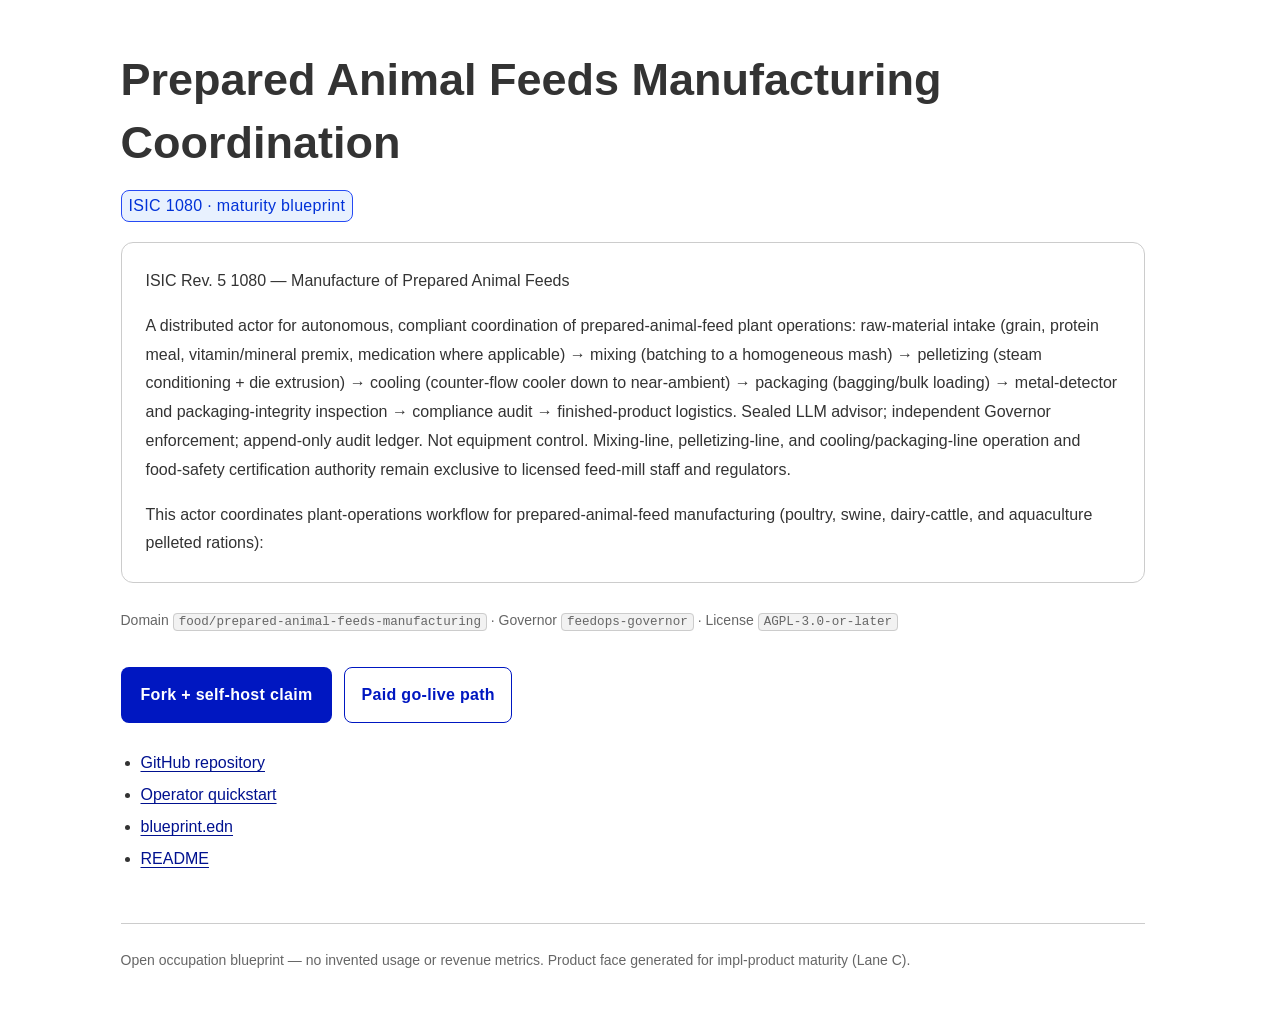
<file: docs/index.html>
<!DOCTYPE html>
<html lang="en">
  <head><meta charset="utf-8"><meta name="viewport" content="width=device-width, initial-scale=1, viewport-fit=cover"><meta name="color-scheme" content="light"><meta name="theme-color" content="#ffffff"><title>Prepared Animal Feeds Manufacturing Coordination | cloud-itonami-isic-1080</title><meta name="description" content="Prepared Animal Feeds Manufacturing Coordination — governed open occupation blueprint (ISIC 1080)."><style>/* jp-go-digital-design-system — vendored CSS
 * Source: https://github.com/digital-go-jp/design-system-example-components-html
 * Upstream commit: 3b34f4c3553fa3bee90bfd8b6fe962ac3055107d — MIT License, Copyright (c) 2025 デジタル庁
 * Generated by scripts/vendor.cljs — DO NOT EDIT BY HAND (re-vendor instead). */
:root {
  --color-primitive-blue-50: #e8f1fe;
  --color-primitive-blue-100: #d9e6ff;
  --color-primitive-blue-200: #c5d7fb;
  --color-primitive-blue-300: #9db7f9;
  --color-primitive-blue-400: #7096f8;
  --color-primitive-blue-500: #4979f5;
  --color-primitive-blue-600: #3460fb;
  --color-primitive-blue-700: #264af4;
  --color-primitive-blue-800: #0031d8;
  --color-primitive-blue-900: #0017c1;
  --color-primitive-blue-1000: #00118f;
  --color-primitive-blue-1100: #000071;
  --color-primitive-blue-1200: #000060;
  --color-primitive-light-blue-50: #f0f9ff;
  --color-primitive-light-blue-100: #dcf0ff;
  --color-primitive-light-blue-200: #c0e4ff;
  --color-primitive-light-blue-300: #97d3ff;
  --color-primitive-light-blue-400: #57b8ff;
  --color-primitive-light-blue-500: #39abff;
  --color-primitive-light-blue-600: #008bf2;
  --color-primitive-light-blue-700: #0877d7;
  --color-primitive-light-blue-800: #0066be;
  --color-primitive-light-blue-900: #0055ad;
  --color-primitive-light-blue-1000: #00428c;
  --color-primitive-light-blue-1100: #00316a;
  --color-primitive-light-blue-1200: #00234b;
  --color-primitive-cyan-50: #e9f7f9;
  --color-primitive-cyan-100: #c8f8ff;
  --color-primitive-cyan-200: #99f2ff;
  --color-primitive-cyan-300: #79e2f2;
  --color-primitive-cyan-400: #2bc8e4;
  --color-primitive-cyan-500: #01b7d6;
  --color-primitive-cyan-600: #00a3bf;
  --color-primitive-cyan-700: #008da6;
  --color-primitive-cyan-800: #008299;
  --color-primitive-cyan-900: #006f83;
  --color-primitive-cyan-1000: #006173;
  --color-primitive-cyan-1100: #004c59;
  --color-primitive-cyan-1200: #003741;
  --color-primitive-green-50: #e6f5ec;
  --color-primitive-green-100: #c2e5d1;
  --color-primitive-green-200: #9bd4b5;
  --color-primitive-green-300: #71c598;
  --color-primitive-green-400: #51b883;
  --color-primitive-green-500: #2cac6e;
  --color-primitive-green-600: #259d63;
  --color-primitive-green-700: #1d8b56;
  --color-primitive-green-800: #197a4b;
  --color-primitive-green-900: #115a36;
  --color-primitive-green-1000: #0c472a;
  --color-primitive-green-1100: #08351f;
  --color-primitive-green-1200: #032213;
  --color-primitive-lime-50: #ebfad9;
  --color-primitive-lime-100: #d0f5a2;
  --color-primitive-lime-200: #c0f354;
  --color-primitive-lime-300: #ade830;
  --color-primitive-lime-400: #9ddd15;
  --color-primitive-lime-500: #8cc80c;
  --color-primitive-lime-600: #7eb40d;
  --color-primitive-lime-700: #6fa104;
  --color-primitive-lime-800: #618e00;
  --color-primitive-lime-900: #507500;
  --color-primitive-lime-1000: #3e5a00;
  --color-primitive-lime-1100: #2c4100;
  --color-primitive-lime-1200: #1e2d00;
  --color-primitive-yellow-50: #fbf5e0;
  --color-primitive-yellow-100: #fff0b3;
  --color-primitive-yellow-200: #ffe380;
  --color-primitive-yellow-300: #ffd43d;
  --color-primitive-yellow-400: #ffc700;
  --color-primitive-yellow-500: #ebb700;
  --color-primitive-yellow-600: #d2a400;
  --color-primitive-yellow-700: #b78f00;
  --color-primitive-yellow-800: #a58000;
  --color-primitive-yellow-900: #927200;
  --color-primitive-yellow-1000: #806300;
  --color-primitive-yellow-1100: #6e5600;
  --color-primitive-yellow-1200: #604b00;
  --color-primitive-orange-50: #ffeee2;
  --color-primitive-orange-100: #ffdfca;
  --color-primitive-orange-200: #ffc199;
  --color-primitive-orange-300: #ffa66d;
  --color-primitive-orange-400: #ff8d44;
  --color-primitive-orange-500: #ff7628;
  --color-primitive-orange-600: #fb5b01;
  --color-primitive-orange-700: #e25100;
  --color-primitive-orange-800: #c74700;
  --color-primitive-orange-900: #ac3e00;
  --color-primitive-orange-1000: #8b3200;
  --color-primitive-orange-1100: #6d2700;
  --color-primitive-orange-1200: #541e00;
  --color-primitive-red-50: #fdeeee;
  --color-primitive-red-100: #ffdada;
  --color-primitive-red-200: #ffbbbb;
  --color-primitive-red-300: #ff9696;
  --color-primitive-red-400: #ff7171;
  --color-primitive-red-500: #ff5454;
  --color-primitive-red-600: #fe3939;
  --color-primitive-red-700: #fa0000;
  --color-primitive-red-800: #ec0000;
  --color-primitive-red-900: #ce0000;
  --color-primitive-red-1000: #a90000;
  --color-primitive-red-1100: #850000;
  --color-primitive-red-1200: #620000;
  --color-primitive-magenta-50: #f3e5f4;
  --color-primitive-magenta-100: #ffd0ff;
  --color-primitive-magenta-200: #ffaeff;
  --color-primitive-magenta-300: #ff8eff;
  --color-primitive-magenta-400: #f661f6;
  --color-primitive-magenta-500: #f137f1;
  --color-primitive-magenta-600: #db00db;
  --color-primitive-magenta-700: #c000c0;
  --color-primitive-magenta-800: #aa00aa;
  --color-primitive-magenta-900: #8b008b;
  --color-primitive-magenta-1000: #6c006c;
  --color-primitive-magenta-1100: #500050;
  --color-primitive-magenta-1200: #3b003b;
  --color-primitive-purple-50: #f1eafa;
  --color-primitive-purple-100: #ecddff;
  --color-primitive-purple-200: #ddc2ff;
  --color-primitive-purple-300: #cda6ff;
  --color-primitive-purple-400: #bb87ff;
  --color-primitive-purple-500: #a565f8;
  --color-primitive-purple-600: #8843e1;
  --color-primitive-purple-700: #6f23d0;
  --color-primitive-purple-800: #5c10be;
  --color-primitive-purple-900: #5109ad;
  --color-primitive-purple-1000: #41048e;
  --color-primitive-purple-1100: #30016c;
  --color-primitive-purple-1200: #21004b;
  --color-neutral-white: #ffffff;
  --color-neutral-black: #000000;
  --color-neutral-solid-gray-50: #f2f2f2;
  --color-neutral-solid-gray-100: #e6e6e6;
  --color-neutral-solid-gray-200: #cccccc;
  --color-neutral-solid-gray-300: #b3b3b3;
  --color-neutral-solid-gray-400: #999999;
  --color-neutral-solid-gray-420: #949494;
  --color-neutral-solid-gray-500: #7f7f7f;
  --color-neutral-solid-gray-536: #767676;
  --color-neutral-solid-gray-600: #666666;
  --color-neutral-solid-gray-700: #4d4d4d;
  --color-neutral-solid-gray-800: #333333;
  --color-neutral-solid-gray-900: #1a1a1a;
  --color-neutral-opacity-gray-50: rgba(0, 0, 0, 0.05);
  --color-neutral-opacity-gray-100: rgba(0, 0, 0, 0.1);
  --color-neutral-opacity-gray-200: rgba(0, 0, 0, 0.2);
  --color-neutral-opacity-gray-300: rgba(0, 0, 0, 0.3);
  --color-neutral-opacity-gray-400: rgba(0, 0, 0, 0.4);
  --color-neutral-opacity-gray-420: rgba(0, 0, 0, 0.42);
  --color-neutral-opacity-gray-500: rgba(0, 0, 0, 0.5);
  --color-neutral-opacity-gray-536: rgba(0, 0, 0, 0.54);
  --color-neutral-opacity-gray-600: rgba(0, 0, 0, 0.6);
  --color-neutral-opacity-gray-700: rgba(0, 0, 0, 0.7);
  --color-neutral-opacity-gray-800: rgba(0, 0, 0, 0.8);
  --color-neutral-opacity-gray-900: rgba(0, 0, 0, 0.9);
  --font-family-sans:
    "Noto Sans JP", -apple-system, BlinkMacSystemFont, sans-serif;
  --font-family-mono: "Noto Sans Mono", monospace;
  --elevation-1:
    0 2px 8px 1px rgba(0, 0, 0, 0.1), 0 1px 5px 0 rgba(0, 0, 0, 0.3);
  --elevation-2:
    0 2px 12px 2px rgba(0, 0, 0, 0.1), 0 1px 6px 0 rgba(0, 0, 0, 0.3);
  --elevation-3:
    0 4px 16px 3px rgba(0, 0, 0, 0.1), 0 1px 6px 0 rgba(0, 0, 0, 0.3);
  --elevation-4:
    0 6px 20px 4px rgba(0, 0, 0, 0.1), 0 2px 6px 0 rgba(0, 0, 0, 0.3);
  --elevation-5:
    0 8px 24px 5px rgba(0, 0, 0, 0.1), 0 2px 10px 0 rgba(0, 0, 0, 0.3);
  --elevation-6:
    0 10px 30px 6px rgba(0, 0, 0, 0.1), 0 3px 12px 0 rgba(0, 0, 0, 0.3);
  --elevation-7:
    0 12px 36px 7px rgba(0, 0, 0, 0.1), 0 3px 14px 0 rgba(0, 0, 0, 0.3);
  --elevation-8:
    0 14px 40px 7px rgba(0, 0, 0, 0.1), 0 3px 16px 0 rgba(0, 0, 0, 0.3);
  --color-semantic-success-1: var(--color-primitive-green-600);
  --color-semantic-success-2: var(--color-primitive-green-800);
  --color-semantic-error-1: var(--color-primitive-red-800);
  --color-semantic-error-2: var(--color-primitive-red-900);
  --color-semantic-warning-yellow-1: var(--color-primitive-yellow-700);
  --color-semantic-warning-yellow-2: var(--color-primitive-yellow-900);
  --color-semantic-warning-orange-1: var(--color-primitive-orange-600);
  --color-semantic-warning-orange-2: var(--color-primitive-orange-800);
  --color-key-50: var(--color-primitive-blue-50);
  --color-key-100: var(--color-primitive-blue-100);
  --color-key-200: var(--color-primitive-blue-200);
  --color-key-300: var(--color-primitive-blue-300);
  --color-key-400: var(--color-primitive-blue-400);
  --color-key-500: var(--color-primitive-blue-500);
  --color-key-600: var(--color-primitive-blue-600);
  --color-key-700: var(--color-primitive-blue-700);
  --color-key-800: var(--color-primitive-blue-800);
  --color-key-900: var(--color-primitive-blue-900);
  --color-key-1000: var(--color-primitive-blue-1000);
  --color-key-1100: var(--color-primitive-blue-1100);
  --color-key-1200: var(--color-primitive-blue-1200);
}

html {
  scrollbar-gutter: stable;
  font-family: var(--font-family-sans);
}

html:has(:modal) {
  overflow: clip;
  scrollbar-gutter: auto;
}

body:has(:modal) {
  overflow: auto;
  scrollbar-gutter: stable;
}

:where(a):any-link {
  color: var(--color-primitive-blue-1000);
  text-decoration: underline;
  text-decoration-thickness: calc(1 / 16 * 1rem);
  text-underline-offset: calc(3 / 16 * 1rem);
}

:where(a):visited {
  color: var(--color-primitive-magenta-900);
}

@media (hover: hover) {
  :where(a):hover {
    color: var(--color-primitive-blue-900);
    text-decoration-thickness: calc(3 / 16 * 1rem);
  }
}

:where(a):active {
  color: var(--color-primitive-orange-800);
  text-decoration-thickness: calc(1 / 16 * 1rem);
}

:focus-visible {
  outline: calc(4 / 16 * 1rem) solid var(--color-neutral-black);
  outline-offset: calc(2 / 16 * 1rem);
  border-radius: calc(4 / 16 * 1rem);
  box-shadow: 0 0 0 calc(2 / 16 * 1rem) var(--color-primitive-yellow-300);
}

.dads-u-visually-hidden {
  clip: rect(0 0 0 0) !important;
  clip-path: inset(50%) !important;
  height: 1px !important;
  overflow: hidden !important;
  position: absolute !important;
  white-space: nowrap !important;
  width: 1px !important;
}

:where(.dads-u-focus-outline):focus-visible {
  outline: calc(4 / 16 * 1rem) solid var(--color-neutral-black) !important;
  outline-offset: calc(2 / 16 * 1rem) !important;
  border-radius: calc(4 / 16 * 1rem) !important;
  background-color: var(--color-primitive-yellow-300) !important;
  box-shadow: 0 0 0 calc(2 / 16 * 1rem) var(--color-primitive-yellow-300) !important;
}

@supports selector(:has(*)) {
  :where(.dads-u-focus-within-outline):focus-visible,
  :where(.dads-u-focus-within-outline):has(:focus-visible) {
    outline: calc(4 / 16 * 1rem) solid var(--color-neutral-black) !important;
    outline-offset: calc(2 / 16 * 1rem) !important;
    border-radius: calc(4 / 16 * 1rem) !important;
    background-color: var(--color-primitive-yellow-300) !important;
    box-shadow: 0 0 0 calc(2 / 16 * 1rem) var(--color-primitive-yellow-300) !important;
  }
}
@supports not selector(:has(*)) {
  :where(.dads-u-focus-within-outline):focus-within {
    outline: calc(4 / 16 * 1rem) solid var(--color-neutral-black) !important;
    outline-offset: calc(2 / 16 * 1rem) !important;
    border-radius: calc(4 / 16 * 1rem) !important;
    background-color: var(--color-primitive-yellow-300) !important;
    box-shadow: 0 0 0 calc(2 / 16 * 1rem) var(--color-primitive-yellow-300) !important;
  }
}

.dads-u-dsp-64B-140 {
  font-weight: bold !important;
  font-size: calc(64 / 16 * 1rem) !important;
  line-height: 1.4 !important;
  letter-spacing: 0 !important;
}

.dads-u-dsp-57B-140 {
  font-weight: bold !important;
  font-size: calc(57 / 16 * 1rem) !important;
  line-height: 1.4 !important;
  letter-spacing: 0 !important;
}

.dads-u-dsp-48B-140 {
  font-weight: bold !important;
  font-size: calc(48 / 16 * 1rem) !important;
  line-height: 1.4 !important;
  letter-spacing: 0 !important;
}

.dads-u-dsp-64N-140 {
  font-weight: normal !important;
  font-size: calc(64 / 16 * 1rem) !important;
  line-height: 1.4 !important;
  letter-spacing: 0 !important;
}

.dads-u-dsp-57N-140 {
  font-weight: normal !important;
  font-size: calc(57 / 16 * 1rem) !important;
  line-height: 1.4 !important;
  letter-spacing: 0 !important;
}

.dads-u-dsp-48N-140 {
  font-weight: normal !important;
  font-size: calc(48 / 16 * 1rem) !important;
  line-height: 1.4 !important;
  letter-spacing: 0 !important;
}

.dads-u-std-45B-140 {
  font-weight: bold !important;
  font-size: calc(45 / 16 * 1rem) !important;
  line-height: 1.4 !important;
  letter-spacing: 0 !important;
}

.dads-u-std-36B-140 {
  font-weight: bold !important;
  font-size: calc(36 / 16 * 1rem) !important;
  line-height: 1.4 !important;
  letter-spacing: 0.01em !important;
}

.dads-u-std-32B-150 {
  font-weight: bold !important;
  font-size: calc(32 / 16 * 1rem) !important;
  line-height: 1.5 !important;
  letter-spacing: 0.01em !important;
}

.dads-u-std-28B-150 {
  font-weight: bold !important;
  font-size: calc(28 / 16 * 1rem) !important;
  line-height: 1.5 !important;
  letter-spacing: 0.01em !important;
}

.dads-u-std-26B-150 {
  font-weight: bold !important;
  font-size: calc(26 / 16 * 1rem) !important;
  line-height: 1.5 !important;
  letter-spacing: 0.02em !important;
}

.dads-u-std-24B-150 {
  font-weight: bold !important;
  font-size: calc(24 / 16 * 1rem) !important;
  line-height: 1.5 !important;
  letter-spacing: 0.02em !important;
}

.dads-u-std-22B-150 {
  font-weight: bold !important;
  font-size: calc(22 / 16 * 1rem) !important;
  line-height: 1.5 !important;
  letter-spacing: 0.02em !important;
}

.dads-u-std-20B-150 {
  font-weight: bold !important;
  font-size: calc(20 / 16 * 1rem) !important;
  line-height: 1.5 !important;
  letter-spacing: 0.02em !important;
}

.dads-u-std-18B-160 {
  font-weight: bold !important;
  font-size: calc(18 / 16 * 1rem) !important;
  line-height: 1.6 !important;
  letter-spacing: 0.02em !important;
}

.dads-u-std-17B-170 {
  font-weight: bold !important;
  font-size: calc(17 / 16 * 1rem) !important;
  line-height: 1.7 !important;
  letter-spacing: 0.02em !important;
}

.dads-u-std-16B-170 {
  font-weight: bold !important;
  font-size: calc(16 / 16 * 1rem) !important;
  line-height: 1.7 !important;
  letter-spacing: 0.02em !important;
}

.dads-u-std-16B-175 {
  font-weight: bold !important;
  font-size: calc(16 / 16 * 1rem) !important;
  line-height: 1.75 !important;
  letter-spacing: 0.02em !important;
}

.dads-u-std-45N-140 {
  font-weight: normal !important;
  font-size: calc(45 / 16 * 1rem) !important;
  line-height: 1.4 !important;
  letter-spacing: 0 !important;
}

.dads-u-std-36N-140 {
  font-weight: normal !important;
  font-size: calc(36 / 16 * 1rem) !important;
  line-height: 1.4 !important;
  letter-spacing: 0.01em !important;
}

.dads-u-std-32N-150 {
  font-weight: normal !important;
  font-size: calc(32 / 16 * 1rem) !important;
  line-height: 1.5 !important;
  letter-spacing: 0.01em !important;
}

.dads-u-std-28N-150 {
  font-weight: normal !important;
  font-size: calc(28 / 16 * 1rem) !important;
  line-height: 1.5 !important;
  letter-spacing: 0.01em !important;
}

.dads-u-std-26N-150 {
  font-weight: normal !important;
  font-size: calc(26 / 16 * 1rem) !important;
  line-height: 1.5 !important;
  letter-spacing: 0.02em !important;
}

.dads-u-std-24N-150 {
  font-weight: normal !important;
  font-size: calc(24 / 16 * 1rem) !important;
  line-height: 1.5 !important;
  letter-spacing: 0.02em !important;
}

.dads-u-std-22N-150 {
  font-weight: normal !important;
  font-size: calc(22 / 16 * 1rem) !important;
  line-height: 1.5 !important;
  letter-spacing: 0.02em !important;
}

.dads-u-std-20N-150 {
  font-weight: normal !important;
  font-size: calc(20 / 16 * 1rem) !important;
  line-height: 1.5 !important;
  letter-spacing: 0.02em !important;
}

.dads-u-std-18N-160 {
  font-weight: normal !important;
  font-size: calc(18 / 16 * 1rem) !important;
  line-height: 1.6 !important;
  letter-spacing: 0.02em !important;
}

.dads-u-std-17N-170 {
  font-weight: normal !important;
  font-size: calc(17 / 16 * 1rem) !important;
  line-height: 1.7 !important;
  letter-spacing: 0.02em !important;
}

.dads-u-std-16N-170 {
  font-weight: normal !important;
  font-size: calc(16 / 16 * 1rem) !important;
  line-height: 1.7 !important;
  letter-spacing: 0.02em !important;
}

.dads-u-std-16N-175 {
  font-weight: normal !important;
  font-size: calc(16 / 16 * 1rem) !important;
  line-height: 1.75 !important;
  letter-spacing: 0.02em !important;
}

.dads-u-dns-17B-130 {
  font-weight: bold !important;
  font-size: calc(17 / 16 * 1rem) !important;
  line-height: 1.3 !important;
  letter-spacing: 0 !important;
}

.dads-u-dns-17B-120 {
  font-weight: bold !important;
  font-size: calc(17 / 16 * 1rem) !important;
  line-height: 1.2 !important;
  letter-spacing: 0 !important;
}

.dads-u-dns-16B-130 {
  font-weight: bold !important;
  font-size: calc(16 / 16 * 1rem) !important;
  line-height: 1.3 !important;
  letter-spacing: 0 !important;
}

.dads-u-dns-16B-120 {
  font-weight: bold !important;
  font-size: calc(16 / 16 * 1rem) !important;
  line-height: 1.2 !important;
  letter-spacing: 0 !important;
}

.dads-u-dns-14B-130 {
  font-weight: bold !important;
  font-size: calc(14 / 16 * 1rem) !important;
  line-height: 1.3 !important;
  letter-spacing: 0 !important;
}

.dads-u-dns-14B-120 {
  font-weight: bold !important;
  font-size: calc(14 / 16 * 1rem) !important;
  line-height: 1.2 !important;
  letter-spacing: 0 !important;
}

.dads-u-dns-17N-130 {
  font-weight: normal !important;
  font-size: calc(17 / 16 * 1rem) !important;
  line-height: 1.3 !important;
  letter-spacing: 0 !important;
}

.dads-u-dns-17N-120 {
  font-weight: normal !important;
  font-size: calc(17 / 16 * 1rem) !important;
  line-height: 1.2 !important;
  letter-spacing: 0 !important;
}

.dads-u-dns-16N-130 {
  font-weight: normal !important;
  font-size: calc(16 / 16 * 1rem) !important;
  line-height: 1.3 !important;
  letter-spacing: 0 !important;
}

.dads-u-dns-16N-120 {
  font-weight: normal !important;
  font-size: calc(16 / 16 * 1rem) !important;
  line-height: 1.2 !important;
  letter-spacing: 0 !important;
}

.dads-u-dns-14N-130 {
  font-weight: normal !important;
  font-size: calc(14 / 16 * 1rem) !important;
  line-height: 1.3 !important;
  letter-spacing: 0 !important;
}

.dads-u-dns-14N-120 {
  font-weight: normal !important;
  font-size: calc(14 / 16 * 1rem) !important;
  line-height: 1.2 !important;
  letter-spacing: 0 !important;
}

.dads-u-oln-17B-100 {
  font-weight: bold !important;
  font-size: calc(17 / 16 * 1rem) !important;
  line-height: 1 !important;
  letter-spacing: 0.02em !important;
}

.dads-u-oln-16B-100 {
  font-weight: bold !important;
  font-size: calc(16 / 16 * 1rem) !important;
  line-height: 1 !important;
  letter-spacing: 0.02em !important;
}

.dads-u-oln-14B-100 {
  font-weight: bold !important;
  font-size: calc(14 / 16 * 1rem) !important;
  line-height: 1 !important;
  letter-spacing: 0.02em !important;
}

.dads-u-oln-17N-100 {
  font-weight: normal !important;
  font-size: calc(17 / 16 * 1rem) !important;
  line-height: 1 !important;
  letter-spacing: 0.02em !important;
}

.dads-u-oln-16N-100 {
  font-weight: normal !important;
  font-size: calc(16 / 16 * 1rem) !important;
  line-height: 1 !important;
  letter-spacing: 0.02em !important;
}

.dads-u-oln-14N-100 {
  font-weight: normal !important;
  font-size: calc(14 / 16 * 1rem) !important;
  line-height: 1 !important;
  letter-spacing: 0.02em !important;
}

.dads-u-mono-17B-150 {
  font-weight: bold !important;
  font-size: calc(17 / 16 * 1rem) !important;
  line-height: 1.5 !important;
  font-family: var(--font-family-mono) !important;
  letter-spacing: 0 !important;
}

.dads-u-mono-16B-150 {
  font-weight: bold !important;
  font-size: calc(16 / 16 * 1rem) !important;
  line-height: 1.5 !important;
  font-family: var(--font-family-mono) !important;
  letter-spacing: 0 !important;
}

.dads-u-mono-14B-150 {
  font-weight: bold !important;
  font-size: calc(14 / 16 * 1rem) !important;
  line-height: 1.5 !important;
  font-family: var(--font-family-mono) !important;
  letter-spacing: 0 !important;
}

.dads-u-mono-17N-150 {
  font-weight: normal !important;
  font-size: calc(17 / 16 * 1rem) !important;
  line-height: 1.5 !important;
  font-family: var(--font-family-mono) !important;
  letter-spacing: 0 !important;
}

.dads-u-mono-16N-150 {
  font-weight: normal !important;
  font-size: calc(16 / 16 * 1rem) !important;
  line-height: 1.5 !important;
  font-family: var(--font-family-mono) !important;
  letter-spacing: 0 !important;
}

.dads-u-mono-14N-150 {
  font-weight: normal !important;
  font-size: calc(14 / 16 * 1rem) !important;
  line-height: 1.5 !important;
  font-family: var(--font-family-mono) !important;
  letter-spacing: 0 !important;
}
/* --- component: button --- */
.dads-button {
  --button-color: var(--color-key-900);
  --button-hover-color: var(--color-key-1000);
  --button-active-color: var(--color-key-1200);
  --button-outline-hover-bg-color: var(--color-key-200);
  --button-outline-active-bg-color: var(--color-key-300);
  display: flex;
  align-items: center;
  justify-content: center;
  column-gap: calc(4 / 16 * 1rem);
  box-sizing: border-box;
  width: fit-content;
  max-width: 100%;
  font-weight: bold;
  font-size: calc(16 / 16 * 1rem);
  line-height: 1;
  font-family: var(--font-family-sans);
  letter-spacing: 0.02em;
  text-decoration: none;
  text-underline-offset: calc(3 / 16 * 1rem);
}

.dads-button:disabled,
.dads-button[aria-disabled="true"] {
  cursor: default;
}

.dads-button[data-type="solid-fill"] {
  border: 4px double transparent;
  background-color: var(--button-color);
  color: var(--color-neutral-white);
}

@media (hover: hover) {
  .dads-button[data-type="solid-fill"]:hover {
    background-color: var(--button-hover-color);
    text-decoration: underline;
    text-decoration-thickness: calc(1 / 16 * 1rem);
  }
}

.dads-button[data-type="solid-fill"]:active {
  background-color: var(--button-active-color);
  text-decoration: underline;
}

.dads-button[data-type="solid-fill"]:focus-visible {
  outline: calc(4 / 16 * 1rem) solid var(--color-neutral-black);
  outline-offset: calc(2 / 16 * 1rem);
  box-shadow: 0 0 0 calc(2 / 16 * 1rem) var(--color-primitive-yellow-300);
}

.dads-button[data-type="solid-fill"]:disabled,
.dads-button[data-type="solid-fill"][aria-disabled="true"] {
  background-color: var(--color-neutral-solid-gray-300);
  color: var(--color-neutral-solid-gray-50);
  text-decoration: none;
}

@media (forced-colors: active) {
  .dads-button[data-type="solid-fill"]:disabled,
  .dads-button[data-type="solid-fill"][aria-disabled="true"] {
    border-color: GrayText;
    color: GrayText;
  }
}

.dads-button[data-type="outline"] {
  border: 1px solid currentcolor;
  background-color: var(--color-neutral-white);
  color: var(--button-color);
}

@media (hover: hover) {
  .dads-button[data-type="outline"]:hover {
    background-color: var(--button-outline-hover-bg-color);
    color: var(--button-hover-color);
    text-decoration: underline;
    text-decoration-thickness: calc(1 / 16 * 1rem);
  }
}

.dads-button[data-type="outline"]:active {
  background-color: var(--button-outline-active-bg-color);
  color: var(--button-active-color);
  text-decoration: underline;
}

.dads-button[data-type="outline"]:focus-visible {
  outline: calc(4 / 16 * 1rem) solid var(--color-neutral-black);
  outline-offset: calc(2 / 16 * 1rem);
  box-shadow: 0 0 0 calc(2 / 16 * 1rem) var(--color-primitive-yellow-300);
}

.dads-button[data-type="outline"]:disabled,
.dads-button[data-type="outline"][aria-disabled="true"] {
  background-color: var(--color-neutral-white);
  color: var(--color-neutral-solid-gray-300);
  text-decoration: none;
}

@media (forced-colors: active) {
  .dads-button[data-type="outline"]:disabled,
  .dads-button[data-type="outline"][aria-disabled="true"] {
    border-color: GrayText;
    color: GrayText;
  }
}

.dads-button[data-type="text"] {
  border: 0;
  background-color: transparent;
  color: var(--button-color);
  text-decoration: underline;
  text-decoration-thickness: calc(1 / 16 * 1rem);
}

@media (hover: hover) {
  .dads-button[data-type="text"]:hover {
    background-color: var(--color-key-50);
    color: var(--button-hover-color);
    text-decoration-thickness: calc(3 / 16 * 1rem);
  }
}

.dads-button[data-type="text"]:active {
  background-color: var(--color-key-100);
  color: var(--button-active-color);
}

.dads-button[data-type="text"]:focus-visible {
  outline: calc(4 / 16 * 1rem) solid var(--color-neutral-black);
  outline-offset: calc(2 / 16 * 1rem);
  background-color: var(--color-primitive-yellow-300);
  box-shadow: 0 0 0 calc(2 / 16 * 1rem) var(--color-primitive-yellow-300);
}

.dads-button[data-type="text"]:disabled,
.dads-button[data-type="text"][aria-disabled="true"] {
  background-color: transparent;
  color: var(--color-neutral-solid-gray-300);
  text-decoration-thickness: revert;
}

@media (forced-colors: active) {
  .dads-button[data-type="text"]:disabled,
  .dads-button[data-type="text"][aria-disabled="true"] {
    color: GrayText;
  }
}

.dads-button[data-size="lg"] {
  min-width: calc(136 / 16 * 1rem);
  min-height: calc(56 / 16 * 1rem);
  border-radius: calc(8 / 16 * 1rem);
  padding: calc(12 / 16 * 1rem) calc(16 / 16 * 1rem);
}

.dads-button[data-size="md"] {
  min-width: calc(96 / 16 * 1rem);
  min-height: calc(48 / 16 * 1rem);
  border-radius: calc(8 / 16 * 1rem);
  padding: calc(8 / 16 * 1rem) calc(16 / 16 * 1rem);
}

.dads-button[data-size="sm"] {
  position: relative;
  min-width: calc(80 / 16 * 1rem);
  min-height: calc(36 / 16 * 1rem);
  border-radius: calc(6 / 16 * 1rem);
  padding: calc(2 / 16 * 1rem) calc(12 / 16 * 1rem);
}

.dads-button[data-size="sm"]::after {
  content: "";
  position: absolute;
  inset: 0;
  margin: auto;
  height: calc(44 / 16 * 1rem);
}

.dads-button[data-size="xs"] {
  position: relative;
  min-width: calc(72 / 16 * 1rem);
  min-height: calc(28 / 16 * 1rem);
  border-radius: calc(4 / 16 * 1rem);
  padding: calc(2 / 16 * 1rem) calc(8 / 16 * 1rem);
  font-size: calc(14 / 16 * 1rem);
}

.dads-button[data-size="xs"]::after {
  content: "";
  position: absolute;
  inset: 0;
  margin: auto;
  height: calc(44 / 16 * 1rem);
}

.dads-button__icon {
  flex-shrink: 0;
}
/* --- component: heading --- */
.dads-heading {
  color: var(--color-neutral-solid-gray-800);
  font-family: var(--font-family-sans);
}

.dads-heading[data-size="64"] {
  --_shoulder-size: calc(28 / 16 * 1rem);
  --_shoulder-line-height: 1.5;
  --_shoulder-letter-spacing: 0.01em;
  font-weight: bold;
  font-size: calc(64 / 16 * 1rem);
  line-height: 1.4;
  letter-spacing: 0;
}

.dads-heading[data-size="57"] {
  --_shoulder-size: calc(24 / 16 * 1rem);
  --_shoulder-line-height: 1.5;
  --_shoulder-letter-spacing: 0.02em;
  font-weight: bold;
  font-size: calc(57 / 16 * 1rem);
  line-height: 1.4;
  letter-spacing: 0;
}

.dads-heading[data-size="45"] {
  --_shoulder-size: calc(22 / 16 * 1rem);
  --_shoulder-line-height: 1.5;
  --_shoulder-letter-spacing: 0.02em;
  font-weight: bold;
  font-size: calc(45 / 16 * 1rem);
  line-height: 1.4;
  letter-spacing: 0;
}

.dads-heading[data-size="36"] {
  --_shoulder-size: calc(20 / 16 * 1rem);
  --_shoulder-line-height: 1.5;
  --_shoulder-letter-spacing: 0.02em;
  font-weight: bold;
  font-size: calc(36 / 16 * 1rem);
  line-height: 1.4;
  letter-spacing: 0.01em;
}

.dads-heading[data-size="32"] {
  --_shoulder-size: calc(18 / 16 * 1rem);
  --_shoulder-line-height: 1.6;
  --_shoulder-letter-spacing: 0.02em;
  font-weight: bold;
  font-size: calc(32 / 16 * 1rem);
  line-height: 1.5;
  letter-spacing: 0.01em;
}

.dads-heading[data-size="28"] {
  --_shoulder-size: calc(16 / 16 * 1rem);
  --_shoulder-line-height: 1.7;
  --_shoulder-letter-spacing: 0.02em;
  font-weight: bold;
  font-size: calc(28 / 16 * 1rem);
  line-height: 1.5;
  letter-spacing: 0.01em;
}

.dads-heading[data-size="24"] {
  --_shoulder-size: calc(16 / 16 * 1rem);
  --_shoulder-line-height: 1.7;
  --_shoulder-letter-spacing: 0.02em;
  font-weight: bold;
  font-size: calc(24 / 16 * 1rem);
  line-height: 1.5;
  letter-spacing: 0.02em;
}

.dads-heading[data-size="20"] {
  --_shoulder-size: calc(16 / 16 * 1rem);
  --_shoulder-line-height: 1.7;
  --_shoulder-letter-spacing: 0.02em;
  font-weight: bold;
  font-size: calc(20 / 16 * 1rem);
  line-height: 1.5;
  letter-spacing: 0.02em;
}

.dads-heading[data-size="18"] {
  --_shoulder-size: calc(16 / 16 * 1rem);
  --_shoulder-line-height: 1.7;
  --_shoulder-letter-spacing: 0.02em;
  font-weight: bold;
  font-size: calc(18 / 16 * 1rem);
  line-height: 1.6;
  letter-spacing: 0.02em;
}

.dads-heading[data-size="16"] {
  --_shoulder-size: calc(16 / 16 * 1rem);
  --_shoulder-line-height: 1.7;
  --_shoulder-letter-spacing: 0.02em;
  font-weight: bold;
  font-size: calc(16 / 16 * 1rem);
  line-height: 1.7;
  letter-spacing: 0.02em;
}

.dads-heading[data-chip] {
  position: relative;
  padding-left: calc(1em / 3 + 0.5em);
}

.dads-heading[data-chip]::before {
  position: absolute;
  top: 0.2em;
  bottom: 0.1em;
  left: 0;
  width: calc(1em / 3);
  background-color: var(--color-key-900);
  content: "";
}

@supports (top: 1lh) {
  .dads-heading[data-chip]::before {
    top: calc(0.5lh - 0.45em);
    bottom: calc(0.5lh - 0.55em);
  }
}

.dads-heading[data-chip]:has(.dads-heading__shoulder)::before {
  top: calc((var(--_shoulder-size) * (var(--_shoulder-line-height) - 1)) / 2);
}

@media (forced-colors: active) {
  .dads-heading[data-chip]::before {
    background-color: CanvasText;
  }
}

.dads-heading[data-rule] {
  border-bottom: solid var(--color-key-900);
}

.dads-heading[data-rule="8"] {
  border-bottom-width: calc(8 / 16 * 1rem);
  padding-bottom: calc(32 / 16 * 1rem);
}

.dads-heading[data-rule="6"] {
  border-bottom-width: calc(6 / 16 * 1rem);
  padding-bottom: calc(24 / 16 * 1rem);
}

.dads-heading[data-rule="4"] {
  border-bottom-width: calc(4 / 16 * 1rem);
  padding-bottom: calc(16 / 16 * 1rem);
}

.dads-heading[data-rule="2"] {
  border-bottom-width: calc(2 / 16 * 1rem);
  padding-bottom: calc(8 / 16 * 1rem);
}

.dads-heading__shoulder {
  margin: 0;
  font-weight: bold;
  font-size: var(--_shoulder-size);
  line-height: var(--_shoulder-line-height);
  letter-spacing: var(--_shoulder-letter-spacing);
}

.dads-heading__heading {
  margin: 0;
  font: inherit;
}

.dads-heading__icon {
  margin-right: calc(0.4em - 0.25em);
}

.dads-heading__icon::after {
  content: " ";
}

.dads-heading__icon-svg {
  display: inline-block;
  width: 1.25em;
  height: 1.25em;
  vertical-align: -0.25em;
}
/* --- component: accordion --- */
.dads-accordion {
  --_icon-size: calc(20 / 16 * 1rem);
  border-bottom: 1px solid var(--color-neutral-solid-gray-420);
}

@media (min-width: 48rem) {
  .dads-accordion {
    --_icon-size: calc(32 / 16 * 1rem);
  }
}

.dads-accordion__summary {
  position: relative;
  display: block;
  padding: calc(8 / 16 * 1rem) calc(8 / 16 * 1rem) calc(8 / 16 * 1rem)
    calc(var(--_icon-size) + 0.75rem);
  color: var(--color-neutral-solid-gray-800);
  font-weight: normal;
  font-size: calc(16 / 16 * 1rem);
  line-height: 1.7;
  font-family: var(--font-family-sans);
  letter-spacing: 0.02em;
  cursor: default;
}

.dads-accordion__summary::marker {
  content: "";
}

.dads-accordion__summary::-webkit-details-marker {
  display: none;
}

@media (min-width: 48rem) {
  .dads-accordion__summary {
    padding: calc(16 / 16 * 1rem) calc(16 / 16 * 1rem) calc(16 / 16 * 1rem)
      calc(var(--_icon-size) + calc(20 / 16 * 1rem));
    font-size: calc(18 / 16 * 1rem);
    line-height: 1.6;
  }
}

@media (hover: hover) {
  .dads-accordion__summary:hover:not(:focus-visible) {
    background-color: var(--color-neutral-solid-gray-50);
  }
}

.dads-accordion__summary:focus-visible {
  outline: calc(4 / 16 * 1rem) solid var(--color-neutral-black);
  outline-offset: calc(2 / 16 * 1rem);
  border-radius: calc(4 / 16 * 1rem);
  background-color: var(--color-primitive-yellow-300);
  box-shadow: 0 0 0 calc(2 / 16 * 1rem) var(--color-primitive-yellow-300);
}

.dads-accordion__icon {
  position: absolute;
  top: calc(8 / 16 * 1rem);
  left: calc(2 / 16 * 1rem);
  margin-top: calc((1lh - var(--_icon-size)) / 2);
  display: inline-flex;
  align-items: center;
  justify-content: center;
  box-sizing: border-box;
  width: var(--_icon-size);
  height: var(--_icon-size);
  border-radius: 50%;
  border: 1px solid currentcolor;
  background-color: var(--color-neutral-white);
  color: var(--color-key-1000);
}

@media (min-width: 48rem) {
  .dads-accordion__icon {
    top: calc(14 / 16 * 1rem);
    left: calc(6 / 16 * 1rem);
  }
}

.dads-accordion[open] .dads-accordion__icon {
  transform: rotate(180deg);
}

@media (hover: hover) {
  .dads-accordion__summary:hover .dads-accordion__icon {
    outline: calc(2 / 16 * 1rem) solid currentcolor;
  }
}

.dads-accordion__icon-svg {
  margin-top: calc(2 / 16 * 1rem);
  width: calc(16 / 16 * 1rem);
  height: calc(16 / 16 * 1rem);
  pointer-events: none;
}

@media (min-width: 48rem) {
  .dads-accordion__icon-svg {
    width: auto;
    height: auto;
  }
}

.dads-accordion__summary :is(h1, h2, h3, h4, h5, h6) {
  margin: 0;
  font: inherit;
}

.dads-accordion__content {
  padding: calc(16 / 16 * 1rem) calc(8 / 16 * 1rem) calc(16 / 16 * 1rem)
    calc(var(--_icon-size) + 0.75rem);
}

@media (min-width: 48rem) {
  .dads-accordion__content {
    padding: calc(24 / 16 * 1rem) calc(16 / 16 * 1rem) calc(24 / 16 * 1rem)
      calc(var(--_icon-size) + 1.25rem);
  }
}

.dads-accordion__back-link:any-link {
  display: flex;
  align-items: flex-start;
  gap: calc(6 / 16 * 1rem);
  width: fit-content;
  color: var(--color-primitive-blue-1000);
  text-decoration: underline;
  text-decoration-thickness: calc(1 / 16 * 1rem);
  text-underline-offset: calc(3 / 16 * 1rem);
  text-spacing-trim: trim-start;
}

@media (hover: hover) {
  .dads-accordion__back-link:hover {
    color: var(--color-primitive-blue-900);
    text-decoration-thickness: calc(3 / 16 * 1rem);
  }
}

.dads-accordion__back-link:active {
  color: var(--color-primitive-orange-800);
  text-decoration-thickness: calc(1 / 16 * 1rem);
}

.dads-accordion__back-link:focus-visible {
  outline: calc(4 / 16 * 1rem) solid var(--color-neutral-black);
  outline-offset: calc(2 / 16 * 1rem);
  border-radius: calc(4 / 16 * 1rem);
  background-color: var(--color-primitive-yellow-300);
  box-shadow: 0 0 0 calc(2 / 16 * 1rem) var(--color-primitive-yellow-300);
}

.dads-accordion__back-link-icon {
  margin-top: calc((1lh - 24 / 16 * 1rem) / 2);
  flex-shrink: 0;
}
/* --- component: input-text --- */
.dads-input-text {
  display: block;
  color: var(--color-neutral-solid-gray-800);
  font-weight: normal;
  font-size: calc(16 / 16 * 1rem);
  line-height: 1.7;
  font-family: var(--font-family-sans);
  letter-spacing: 0.02em;
}

.dads-input-text__input {
  box-sizing: border-box;
  max-width: 100%;
  border: 1px solid var(--color-neutral-solid-gray-600);
  background-color: var(--color-neutral-white);
  padding: calc(12 / 16 * 1rem) calc(16 / 16 * 1rem);
  border-radius: calc(8 / 16 * 1rem);
  color: var(--color-neutral-solid-gray-900);
  font: inherit;
  line-height: 1;
}

.dads-input-text__input[data-size="sm"] {
  height: 2.5rem;
}

.dads-input-text__input[data-size="md"] {
  height: 3rem;
}

.dads-input-text__input[data-size="lg"] {
  height: 3.5rem;
}

.dads-input-text__input:read-only:not(:disabled) {
  border-style: dashed;
}

.dads-input-text__input:focus-visible {
  outline: calc(4 / 16 * 1rem) solid var(--color-neutral-black);
  outline-offset: calc(2 / 16 * 1rem);
  box-shadow: 0 0 0 calc(2 / 16 * 1rem) var(--color-primitive-yellow-300);
}

@media (hover: hover) {
  .dads-input-text__input:not(:read-only):hover {
    border-color: var(--color-neutral-black);
  }
}

.dads-input-text__input:is(:user-invalid, [aria-invalid="true"]) {
  border-color: var(--color-semantic-error-1);
}

@media (hover: hover) {
  .dads-input-text__input:is(:user-invalid, [aria-invalid="true"]):hover {
    border-color: var(--color-primitive-red-1000);
  }
}

.dads-input-text__input:is(:disabled, [aria-disabled="true"]),
.dads-input-text__input:is(:disabled, [aria-disabled="true"]):hover {
  border-color: var(--color-neutral-solid-gray-300);
  background-color: var(--color-neutral-solid-gray-50);
  color: var(--color-neutral-solid-gray-420);
}

@media (forced-colors: active) {
  .dads-input-text__input[aria-disabled="true"],
  .dads-input-text__input[aria-disabled="true"]:hover {
    border-color: GrayText;
    color: GrayText;
  }
}

.dads-input-text__error-text {
  margin: calc(8 / 16 * 1rem) 0 0 0;
  display: block;
  color: var(--color-semantic-error-1);
}
/* --- component: textarea --- */
.dads-textarea {
  display: block;
  color: var(--color-neutral-solid-gray-800);
  font-weight: normal;
  font-size: calc(16 / 16 * 1rem);
  line-height: 1.7;
  font-family: var(--font-family-sans);
  letter-spacing: 0.02em;
}

.dads-textarea__textarea {
  display: block;
  box-sizing: border-box;
  max-width: 100%;
  border: 1px solid var(--color-neutral-solid-gray-600);
  background-color: var(--color-neutral-white);
  padding: calc(16 / 16 * 1rem);
  border-radius: calc(8 / 16 * 1rem);
  color: var(--color-neutral-solid-gray-900);
  font: inherit;
  resize: vertical;
}

.dads-textarea__textarea:read-only:not(:disabled) {
  border-style: dashed;
}

.dads-textarea__textarea:focus-visible {
  outline: calc(4 / 16 * 1rem) solid var(--color-neutral-black);
  outline-offset: calc(2 / 16 * 1rem);
  box-shadow: 0 0 0 calc(2 / 16 * 1rem) var(--color-primitive-yellow-300);
}

@media (hover: hover) {
  .dads-textarea__textarea:not(:read-only):hover {
    border-color: var(--color-neutral-black);
  }
}

.dads-textarea__textarea:is(:user-invalid, [aria-invalid="true"]) {
  border-color: var(--color-semantic-error-1);
}

@media (hover: hover) {
  .dads-textarea__textarea:is(:user-invalid, [aria-invalid="true"]):hover {
    border-color: var(--color-primitive-red-1000);
  }
}

.dads-textarea__textarea:is(:disabled, [aria-disabled="true"]),
.dads-textarea__textarea:is(:disabled, [aria-disabled="true"]):hover {
  border-color: var(--color-neutral-solid-gray-300);
  background-color: var(--color-neutral-solid-gray-50);
  color: var(--color-neutral-solid-gray-420);
  resize: none;
}

@media (forced-colors: active) {
  .dads-textarea__textarea[aria-disabled="true"],
  .dads-textarea__textarea[aria-disabled="true"]:hover {
    border-color: GrayText;
    color: GrayText;
  }
}

.dads-textarea__error-text {
  margin: calc(8 / 16 * 1rem) 0 0 0;
  display: block;
  color: var(--color-semantic-error-1);
}

.dads-textarea__counter {
  display: block;
  margin-top: calc(8 / 16 * 1rem);
  color: var(--color-neutral-solid-gray-600);
  font-size: calc(16 / 16 * 1rem);
  line-height: 1;
  letter-spacing: 0.02em;
}

.dads-textarea__counter[data-exceeded] {
  color: var(--color-semantic-error-1);
}
/* --- component: checkbox --- */
.dads-checkbox {
  display: flex;
  align-items: start;
  gap: var(--_gap);
  width: fit-content;
}

.dads-checkbox:has(.dads-checkbox__label:not(:empty)) {
  padding-top: calc(8 / 16 * 1rem);
  padding-bottom: calc(8 / 16 * 1rem);
}

.dads-checkbox[data-size="sm"] {
  --_gap: calc(4 / 16 * 1rem);
  --_checkbox-size: calc(24 / 16 * 1rem);
  --_checkbox-border-width: calc(2 / 16 * 1rem);
  --_checkbox-scale: 1;
  --_label-padding-top: calc(1 / 16 * 1rem);
  --_label-font-size: calc(16 / 16 * 1rem);
}

.dads-checkbox[data-size="md"] {
  --_gap: calc(8 / 16 * 1rem);
  --_checkbox-size: calc(32 / 16 * 1rem);
  --_checkbox-border-width: calc(2 / 16 * 1rem);
  --_checkbox-scale: calc(20 / 14);
  --_label-padding-top: calc(4 / 16 * 1rem);
  --_label-font-size: calc(16 / 16 * 1rem);
}

.dads-checkbox[data-size="lg"] {
  --_gap: calc(8 / 16 * 1rem);
  --_checkbox-size: calc(44 / 16 * 1rem);
  --_checkbox-border-width: calc(3 / 16 * 1rem);
  --_checkbox-scale: calc(27 / 14);
  --_label-padding-top: calc(10 / 16 * 1rem);
  --_label-font-size: calc(17 / 16 * 1rem);
}

.dads-checkbox__checkbox {
  display: flex;
  justify-content: center;
  align-items: center;
  flex-shrink: 0;
  width: var(--_checkbox-size);
  height: var(--_checkbox-size);
  border-radius: 12.5%;
}

@media (hover: hover) {
  .dads-checkbox__checkbox:has(
    :not(:focus, :disabled, [aria-disabled="true"]):hover
  ) {
    background-color: var(--color-neutral-solid-gray-420);
  }
}

.dads-checkbox__input {
  --_base-color: var(--color-neutral-white);
  --_accent-color: var(--color-key-900);
  --_accent-hover-color: var(--color-key-1100);
  --_border-color: var(--color-neutral-solid-gray-600);
  --_border-hover-color: var(--color-neutral-black);
  --_check-color: var(--color-neutral-white);

  margin: 0;
  appearance: none;
  width: 75%;
  height: 75%;
  border-radius: calc(2 / 18 * 100%);
  background-color: var(--_base-color);
  background-clip: padding-box;
  border: var(--_checkbox-border-width) solid var(--_border-color);
}

.dads-checkbox__input:focus {
  outline: calc(4 / 16 * 1rem) solid var(--color-neutral-black);
  outline-offset: calc(2 / 16 * 1rem);
  box-shadow: 0 0 0 calc(2 / 16 * 1rem) var(--color-primitive-yellow-300);
}

@media (hover: hover) {
  .dads-checkbox__input:not(:disabled, [aria-disabled="true"]):hover {
    border-color: var(--_border-hover-color);
  }
}

.dads-checkbox__input:is(:checked, :indeterminate) {
  border-color: var(--_accent-color);
  background-color: var(--_accent-color);
}

@media (hover: hover) {
  .dads-checkbox__input:is(:checked, :indeterminate):not(
    :disabled,
    [aria-disabled="true"]
  ):hover {
    border-color: var(--_accent-hover-color);
    background-color: var(--_accent-hover-color);
  }
}

.dads-checkbox__input::before {
  display: none;
  width: calc(14 / 16 * 1rem);
  height: calc(14 / 16 * 1rem);
  background-color: var(--_check-color);
  transform-origin: left top;
  transform: scale(var(--_checkbox-scale, 1));
  content: "";
}

.dads-checkbox__input:checked::before {
  display: block;
  clip-path: path(
    "M5.6,11.2L12.65,4.15L11.25,2.75L5.6,8.4L2.75,5.55L1.35,6.95L5.6,11.2Z"
  );
}

.dads-checkbox__input:indeterminate::before {
  display: block;
  clip-path: path("M2,6h10v2H2Z");
}

.dads-checkbox__input[aria-invalid="true"] {
  --_accent-color: var(--color-semantic-error-1);
  --_accent-hover-color: var(--color-primitive-red-1000);
  --_border-color: var(--color-semantic-error-1);
  --_border-hover-color: var(--color-primitive-red-1000);
}

.dads-checkbox__input:is(:disabled, [aria-disabled="true"]) {
  --_base-color: var(--color-neutral-solid-gray-50);
  --_accent-color: var(--color-neutral-solid-gray-300);
  --_accent-hover-color: var(--color-neutral-solid-gray-300);
  --_border-color: var(--color-neutral-solid-gray-300);
  --_border-hover-color: var(--color-neutral-solid-gray-300);
}

@media (forced-colors: active) {
  .dads-checkbox__input,
  .dads-checkbox__input[aria-invalid="true"] {
    --_accent-color: Highlight;
    --_accent-hover-color: Highlight;
    --_border-color: ButtonText;
    --_border-hover-color: ButtonText;
    --_check-color: HighlightText;
  }

  .dads-checkbox__input:is(:disabled, [aria-disabled="true"]) {
    --_accent-color: GrayText;
    --_accent-hover-color: GrayText;
    --_border-color: GrayText;
    --_border-hover-color: GrayText;
    --_check-color: Canvas;
  }
}

.dads-checkbox__label {
  padding-top: var(--_label-padding-top);
  color: var(--color-neutral-solid-gray-800);
  font-weight: normal;
  font-size: var(--_label-font-size);
  line-height: 1.3;
  font-family: var(--font-family-sans);
  letter-spacing: 0;
}
/* --- component: form-control-label --- */
.dads-form-control-label {
  margin: 0;
  display: flex;
  flex-direction: column;
  border: 0;
  padding: 0;
  color: var(--color-neutral-solid-gray-800);
  font-weight: normal;
  font-size: calc(16 / 16 * 1rem);
  line-height: 1.7;
  font-family: var(--font-family-sans);
  letter-spacing: 0.02em;
}

.dads-form-control-label[data-size="sm"] {
  gap: calc(4 / 16 * 1rem);
}

.dads-form-control-label[data-size="md"] {
  gap: calc(8 / 16 * 1rem);
}

.dads-form-control-label[data-size="lg"] {
  gap: calc(8 / 16 * 1rem);
}

.dads-form-control-label__label {
  align-self: start;
  padding: 0;
  font-weight: bold;
}

.dads-form-control-label[data-size="sm"] .dads-form-control-label__label {
  font-size: calc(16 / 16 * 1rem);
}

.dads-form-control-label[data-size="md"] .dads-form-control-label__label {
  font-size: calc(17 / 16 * 1rem);
}

.dads-form-control-label[data-size="lg"] .dads-form-control-label__label {
  font-size: calc(18 / 16 * 1rem);
}

legend.dads-form-control-label__label {
  margin-bottom: calc(8 / 16 * 1rem);
  float: none;
}

.dads-form-control-label__requirement {
  margin-left: calc(4 / 16 * 1rem);
  font-weight: normal;
  font-size: calc(16 / 16 * 1rem);
}

.dads-form-control-label__requirement[data-required="true"] {
  color: var(--color-semantic-error-1);
}

.dads-form-control-label__requirement::before {
  content: " ";
}

.dads-form-control-label__status {
  margin-left: calc(4 / 16 * 1rem);
  display: inline-block;
  outline: 1px solid transparent;
  border-radius: calc(8 / 16 * 1rem);
  background-color: var(--color-neutral-solid-gray-536);
  padding: calc(8 / 16 * 1rem);
  color: var(--color-neutral-white);
  font-weight: normal;
  font-size: calc(16 / 16 * 1rem);
  line-height: 1;
  letter-spacing: 0.02em;
}

.dads-form-control-label__support-text {
  margin-top: 0;
  margin-bottom: 0;
  color: var(--color-neutral-solid-gray-600);
}

.dads-form-control-label__error-text {
  margin-top: 0;
  margin-bottom: 0;
  color: var(--color-semantic-error-1);
  line-height: 1.3;
  letter-spacing: 0;
}
/* --- component: table --- */
.dads-table {
  --_border-color: var(--color-neutral-solid-gray-420);
  --_padding: calc(20 / 16 * 1rem) calc(16 / 16 * 1rem);
  margin: 0;
  box-sizing: border-box;
  display: flex;
  flex-direction: column;
  align-items: flex-start;
  row-gap: calc(16 / 16 * 1rem);
  color: var(--color-neutral-solid-gray-800);
  font-weight: normal;
  font-size: calc(16 / 16 * 1rem);
  line-height: 1.7;
  font-family: var(--font-family-sans);
  letter-spacing: 0.02em;
}

.dads-table[data-size="dense"] {
  --_padding: calc(12 / 16 * 1rem) calc(16 / 16 * 1rem);
  line-height: 1.3;
}

.dads-table__caption {
  font-weight: bold;
  font-size: calc(17 / 16 * 1rem);
}

.dads-table__table {
  border-collapse: collapse;
}

.dads-table__table :is(td, th) {
  padding: var(--_padding);
  text-align: left;
  vertical-align: baseline;
}

.dads-table__table th {
  font-weight: bold;
}

.dads-table__col-header {
  --_border-color: var(--color-neutral-solid-gray-500);
  background-color: var(--color-neutral-solid-gray-100);
  color: var(--color-neutral-solid-gray-900);
}

.dads-table__row-header {
  --_border-color: var(--color-neutral-solid-gray-500);
  background-color: var(--color-neutral-solid-gray-100);
  color: var(--color-neutral-solid-gray-900);
}

/* Stripe */

.dads-table[data-row-stripe] {
  --_border-color: var(--color-neutral-solid-gray-500);
}

.dads-table[data-row-stripe] tr:nth-child(even) {
  background-color: var(--color-neutral-solid-gray-50);
}

/* Hover highlight */

.dads-table[data-row-hover-highlight] {
  --_border-color: var(--color-neutral-solid-gray-500);
}

@media (hover: hover) {
  .dads-table[data-row-hover-highlight] tr:hover {
    background-color: var(--color-key-50);
  }
}

/* With checkbox */

.dads-table[data-selectable] {
  --_border-color: var(--color-neutral-solid-gray-500);
}

.dads-table[data-selectable] tr:has(:checked) :where(td, th) {
  background:
    linear-gradient(#fff, #fff) top / 100% 1px no-repeat,
    linear-gradient(90deg, #fff, #fff) left / var(--_gap-x, 0) 100% no-repeat,
    var(--color-key-100);
  background-origin: padding-box;
}

.dads-table [data-border=""] :is(td, th):first-child,
.dads-table [data-border~="left"] :is(td, th):first-child,
.dads-table [data-cell-border=""] :is(td, th),
.dads-table [data-cell-border~="left"] :is(td, th),
.dads-table [data-cell-border~="right"] :is(td, th) + :is(td, th),
.dads-table [data-border=""]:is(td, th),
.dads-table [data-border~="left"]:is(td, th),
.dads-table [data-border=""] + :is(td, th),
.dads-table [data-border~="right"] + :is(td, th) {
  --_gap-x: 1px;
}

@supports (selector(:has(.x))) {
  .dads-table td:has(.dads-checkbox:only-child, .dads-radio:only-child),
  .dads-table th:has(.dads-checkbox:only-child, .dads-radio:only-child) {
    position: relative;
    box-sizing: border-box;
    width: calc(40 / 16 * 1rem);
    padding: 0;
  }

  .dads-table td > :is(.dads-checkbox:only-child, .dads-radio:only-child),
  .dads-table th > :is(.dads-checkbox:only-child, .dads-radio:only-child) {
    position: absolute;
    inset: 0;
    display: grid;
    justify-content: center;
    width: auto;
    padding-top: calc(10 / 16 * 1rem);
  }
}

/* Sort and action */

.dads-table__sort-header {
  --_border-color: var(--color-neutral-solid-gray-500);
  background-color: var(--color-neutral-solid-gray-100);
  padding: calc(12 / 16 * 1rem) calc(16 / 16 * 1rem);
  color: var(--color-neutral-solid-gray-900);
}

.dads-table[data-size="dense"] .dads-table__sort-header {
  padding-top: 0;
  padding-bottom: 0;
}

.dads-table__sort-inner {
  display: flex;
  align-items: start;
  justify-content: space-between;
  column-gap: calc(4 / 16 * 1rem);
}

.dads-table__sort-label {
  display: flex;
  align-items: start;
  gap: calc(4 / 16 * 1rem);
  padding-top: calc(8 / 16 * 1rem);
  padding-bottom: calc(8 / 16 * 1rem);
}

.dads-table[data-size="dense"] .dads-table__sort-label {
  padding-top: calc(11 / 16 * 1rem);
  padding-bottom: calc(11 / 16 * 1rem);
}

.dads-table__sort-button {
  display: inline-flex;
  align-items: start;
  column-gap: calc(4 / 16 * 1rem);
  border: 0;
  background-color: transparent;
  padding: 0;
  color: inherit;
  text-align: left;
  font: inherit;
  letter-spacing: inherit;
  text-decoration: underline;
  text-underline-offset: calc(3 / 16 * 1rem);
}

.dads-table__sort-button:hover {
  text-decoration-thickness: calc(3 / 16 * 1rem);
}

.dads-table__sort-button:focus-visible {
  outline: calc(4 / 16 * 1rem) solid var(--color-neutral-black);
  outline-offset: calc(2 / 16 * 1rem);
  border-radius: calc(4 / 16 * 1rem);
  background-color: var(--color-primitive-yellow-300);
  box-shadow: 0 0 0 calc(2 / 16 * 1rem) var(--color-primitive-yellow-300);
}

.dads-table__sort-icon {
  flex-shrink: 0;
  padding-top: calc(2 / 16 * 1rem);
}

.dads-table[data-size="dense"] .dads-table__sort-icon {
  margin-top: calc(-2 / 16 * 1rem);
  padding-top: 0;
}

.dads-table__sort-svg {
  display: block;
  width: calc(24 / 16 * 1rem);
  height: calc(24 / 16 * 1rem);
}

.dads-table__action {
  margin-right: calc(-16 / 16 * 1rem);
  display: flex;
  flex-shrink: 0;
  align-items: center;
  justify-content: center;
  width: calc(44 / 16 * 1rem);
  height: calc(44 / 16 * 1rem);
  border-radius: calc(4 / 16 * 1rem);
  border: 0;
  background-color: transparent;
  padding: 0;
  color: inherit;
}

.dads-table__action:focus-visible {
  outline: calc(4 / 16 * 1rem) solid var(--color-neutral-black);
  outline-offset: calc(2 / 16 * 1rem);
  border-radius: calc(4 / 16 * 1rem);
  background-color: var(--color-primitive-yellow-300);
  box-shadow: 0 0 0 calc(2 / 16 * 1rem) var(--color-primitive-yellow-300);
}

.dads-table__action-svg {
  display: block;
  width: calc(24 / 16 * 1rem);
  height: calc(24 / 16 * 1rem);
}

/* Utilities */

.dads-table [data-width="full"] {
  width: 100%;
}

.dads-table [data-layout="fixed"] {
  table-layout: fixed;
}

.dads-table [data-cell-border=""] :where(td, th) {
  border: 1px solid var(--_border-color);
}

.dads-table [data-cell-border~="top"] :where(td, th) {
  border-top: 1px solid var(--_border-color);
}

.dads-table [data-cell-border~="right"] :where(td, th) {
  border-right: 1px solid var(--_border-color);
}

.dads-table [data-cell-border~="bottom"] :where(td, th) {
  border-bottom: 1px solid var(--_border-color);
}

.dads-table [data-cell-border~="left"] :where(td, th) {
  border-left: 1px solid var(--_border-color);
}

/* Header cell's black border should take precedence over [data-cell-border] */
:last-of-type > .dads-table__col-header,
:last-of-type > .dads-table__sort-header {
  border-bottom: 1px solid var(--color-neutral-black);
}
.dads-table__row-header:last-of-type {
  border-right: 1px solid var(--color-neutral-black);
}

.dads-table [data-border=""] {
  border: 1px solid var(--_border-color);
}

.dads-table [data-border~="top"] {
  border-top: 1px solid var(--_border-color);
}

.dads-table [data-border~="right"] {
  border-right: 1px solid var(--_border-color);
}

.dads-table [data-border~="bottom"] {
  border-bottom: 1px solid var(--_border-color);
}

.dads-table [data-border~="left"] {
  border-left: 1px solid var(--_border-color);
}

.dads-table [data-border="hidden"] {
  border-style: hidden;
}

.dads-table [data-border~="top-hidden"] {
  border-top-style: hidden;
}

.dads-table [data-border~="right-hidden"] {
  border-right-style: hidden;
}

.dads-table [data-border~="bottom-hidden"] {
  border-bottom-style: hidden;
}

.dads-table [data-border~="left-hidden"] {
  border-left-style: hidden;
}

.dads-table [data-bg="white"] {
  background-color: var(--color-neutral-white);
}

.dads-table [data-bg="solid-gray-50"] {
  --_border-color: var(--color-neutral-solid-gray-500);
  background-color: var(--color-neutral-solid-gray-50);
}

.dads-table [data-bg="solid-gray-100"] {
  --_border-color: var(--color-neutral-solid-gray-500);
  background-color: var(--color-neutral-solid-gray-100);
}

.dads-table [data-bg="transparent"] {
  background-color: transparent;
}
/* --- component: chip-label --- */
.dads-chip-label {
  display: inline-grid;
  grid-template-columns: auto auto;
  align-items: baseline;
  align-content: center;
  box-sizing: border-box;
  min-height: calc(32 / 16 * 1rem);
  border-radius: calc(8 / 16 * 1rem);
  padding: calc(3 / 16 * 1rem) calc(7 / 16 * 1rem);
  font-weight: normal;
  font-size: calc(16 / 16 * 1rem);
  line-height: 1;
  font-family: var(--font-family-sans);
  letter-spacing: 0.02em;
  overflow-wrap: anywhere;
}

.dads-chip-label[data-style="text"] {
  padding: calc(4 / 16 * 1rem) calc(8 / 16 * 1rem);
  color: var(--_text, #000);
}

.dads-chip-label[data-style="outlined"] {
  border: 1px solid var(--_non-text, #000);
  background-color: var(--color-neutral-white);
  color: var(--_text, #000);
}

.dads-chip-label[data-style="filled-1"] {
  border: 1px solid var(--_non-text, #000);
  background-color: var(--_bg, #eee);
  color: var(--_text-dark, #000);
}

.dads-chip-label[data-style="filled-2"] {
  border: 1px solid transparent;
  background-color: var(--_non-text, #000);
  color: var(--color-neutral-white, #fff);
}

.dads-chip-label[data-color="gray"] {
  --_non-text: var(--color-neutral-solid-gray-700);
  --_bg: var(--color-neutral-solid-gray-50);
  --_text: var(--color-neutral-solid-gray-800);
  --_text-dark: var(--color-neutral-solid-gray-800);
}

.dads-chip-label[data-color="blue"] {
  --_non-text: var(--color-primitive-blue-700);
  --_bg: var(--color-primitive-blue-50);
  --_text: var(--color-primitive-blue-700);
  --_text-dark: var(--color-primitive-blue-800);
}

.dads-chip-label[data-color="light-blue"] {
  --_non-text: var(--color-primitive-light-blue-800);
  --_bg: var(--color-primitive-light-blue-50);
  --_text: var(--color-primitive-light-blue-800);
  --_text-dark: var(--color-primitive-light-blue-900);
}

.dads-chip-label[data-color="cyan"] {
  --_non-text: var(--color-primitive-cyan-900);
  --_bg: var(--color-primitive-cyan-50);
  --_text: var(--color-primitive-cyan-900);
  --_text-dark: var(--color-primitive-cyan-1000);
}

.dads-chip-label[data-color="green"] {
  --_non-text: var(--color-primitive-green-800);
  --_bg: var(--color-primitive-green-50);
  --_text: var(--color-primitive-green-800);
  --_text-dark: var(--color-primitive-green-900);
}

.dads-chip-label[data-color="lime"] {
  --_non-text: var(--color-primitive-lime-900);
  --_bg: var(--color-primitive-lime-50);
  --_text: var(--color-primitive-lime-900);
  --_text-dark: var(--color-primitive-lime-1000);
}

.dads-chip-label[data-color="yellow"] {
  --_non-text: var(--color-primitive-yellow-1000);
  --_bg: var(--color-primitive-yellow-50);
  --_text: var(--color-primitive-yellow-1000);
  --_text-dark: var(--color-primitive-yellow-1100);
}

.dads-chip-label[data-color="orange"] {
  --_non-text: var(--color-primitive-orange-900);
  --_bg: var(--color-primitive-orange-50);
  --_text: var(--color-primitive-orange-900);
  --_text-dark: var(--color-primitive-orange-1000);
}

.dads-chip-label[data-color="red"] {
  --_non-text: var(--color-primitive-red-900);
  --_bg: var(--color-primitive-red-50);
  --_text: var(--color-primitive-red-900);
  --_text-dark: var(--color-primitive-red-1000);
}

.dads-chip-label[data-color="magenta"] {
  --_non-text: var(--color-primitive-magenta-800);
  --_bg: var(--color-primitive-magenta-50);
  --_text: var(--color-primitive-magenta-800);
  --_text-dark: var(--color-primitive-magenta-900);
}

.dads-chip-label[data-color="purple"] {
  --_non-text: var(--color-primitive-purple-800);
  --_bg: var(--color-primitive-purple-50);
  --_text: var(--color-primitive-purple-800);
  --_text-dark: var(--color-primitive-purple-800);
}

.dads-chip-label__icon {
  --_icon-size: calc(24 / 16 * 1rem);
  --_offset: calc((var(--_icon-size) - 1cap) / 2);
  position: relative;
  top: var(--_offset);
  margin-top: calc(-1 * var(--_offset));
  margin-right: calc(4 / 16 * 1rem);
  margin-bottom: var(--_offset);
  flex-shrink: 0;
}

@media (forced-colors: active) {
  .dads-chip-label__icon {
    fill: CanvasText;
  }
}

.dads-chip-label[data-style="filled-1"] .dads-chip-label__icon {
  color: var(--_non-text, #000);
}
/* --- component: divider --- */
.dads-divider {
  margin: 0;
  border: 0;
  border-top: 1px solid;
  opacity: 1;
}

.dads-divider[data-color="solid-gray-420"] {
  border-top-color: var(--color-neutral-solid-gray-420);
}

.dads-divider[data-color="solid-gray-536"] {
  border-top-color: var(--color-neutral-solid-gray-536);
}

.dads-divider[data-color="black"] {
  border-top-color: var(--color-neutral-black);
}

.dads-divider[data-style="solid"] {
  border-top-style: solid;
}

.dads-divider[data-style="dashed"] {
  border-top-style: dashed;
}

.dads-divider[data-width="1"] {
  border-top-width: 1px;
}

.dads-divider[data-width="2"] {
  border-top-width: 2px;
}

.dads-divider[data-width="3"] {
  border-top-width: 3px;
}

.dads-divider[data-width="4"] {
  border-top-width: 4px;
}
/* --- component: notification-banner --- */
.dads-notification-banner {
  --_base-color: var(--color-primitive-blue-900);
  --_color-chip-color: var(--color-primitive-blue-900);
  display: grid;
  grid-template-columns: calc(24 / 16 * 1rem) 1fr auto;
  grid-template-rows: minmax(calc(36 / 16 * 1rem), auto);
  border: solid var(--_base-color);
  background-color: var(--color-neutral-white);
  padding-top: calc(8 / 16 * 1rem);
  padding-right: calc(16 / 16 * 1rem);
  padding-bottom: calc(24 / 16 * 1rem);
  padding-left: calc(16 / 16 * 1rem);
  gap: calc(16 / 16 * 1rem);
  color: var(--color-neutral-solid-gray-800);
  font-weight: normal;
  font-size: calc(16 / 16 * 1rem);
  line-height: 1.7;
  font-family: var(--font-family-sans);
  letter-spacing: 0.02em;
}

.dads-notification-banner[data-style="standard"] {
  border-radius: calc(12 / 16 * 1rem);
  border-width: calc(3 / 16 * 1rem);
}

.dads-notification-banner[data-style="color-chip"] {
  border-width: calc(2 / 16 * 1rem);
  padding-left: calc(24 / 16 * 1rem);
  box-shadow: inset calc(8 / 16 * 1rem) 0 0 0 var(--_color-chip-color);
}

@media (min-width: 48rem) {
  .dads-notification-banner {
    grid-template-columns: calc(36 / 16 * 1rem) 1fr auto;
    padding-top: calc(24 / 16 * 1rem);
    padding-right: calc(24 / 16 * 1rem);
    padding-bottom: calc(32 / 16 * 1rem);
    padding-left: calc(24 / 16 * 1rem);
    column-gap: calc(24 / 16 * 1rem);
  }

  .dads-notification-banner[data-style="color-chip"] {
    padding-left: calc(40 / 16 * 1rem);
    box-shadow: inset calc(16 / 16 * 1rem) 0 0 0 var(--_color-chip-color);
  }
}

.dads-notification-banner[data-type="success"] {
  --_base-color: var(--color-semantic-success-2);
  --_color-chip-color: var(--color-semantic-success-2);
}

.dads-notification-banner[data-type="error"] {
  --_base-color: var(--color-semantic-error-1);
  --_color-chip-color: var(--color-semantic-error-1);
}

.dads-notification-banner[data-type="warning"] {
  --_base-color: var(--color-semantic-warning-yellow-2);
  --_color-chip-color: var(--color-primitive-yellow-400);
}

.dads-notification-banner[data-type="info-1"] {
  --_base-color: var(--color-primitive-blue-900);
  --_color-chip-color: var(--color-primitive-blue-900);
}

.dads-notification-banner[data-type="info-2"] {
  --_base-color: var(--color-neutral-solid-gray-536);
  --_color-chip-color: var(--color-neutral-solid-gray-536);
}

.dads-notification-banner__icon {
  justify-self: center;
  width: calc(28 / 16 * 1rem);
  height: calc(28 / 16 * 1rem);
  max-width: none;
  max-height: none;
  padding-top: calc(3 / 16 * 1rem);
  color: var(--_base-color);
}

@media (min-width: 48rem) {
  .dads-notification-banner__icon {
    margin-top: calc(-4 / 16 * 1rem);
    margin-bottom: calc(-4 / 16 * 1rem);
    width: calc(44 / 16 * 1rem);
    height: calc(44 / 16 * 1rem);
    padding: 0;
  }
}

@media (forced-colors: active) {
  .dads-notification-banner__icon {
    color: currentcolor;
  }
}

.dads-notification-banner__heading {
  grid-column: span 2;
  margin-top: 0;
  margin-bottom: 0;
  display: grid;
  grid-template-columns: inherit;
  gap: inherit;
}

.dads-notification-banner__heading-text {
  padding-top: calc(3 / 16 * 1rem);
  color: var(--color-neutral-solid-gray-900);
  font-weight: bold;
  font-size: calc(17 / 16 * 1rem);
  line-height: 1.7;
  letter-spacing: 0.02em;
}

@media (min-width: 48rem) {
  .dads-notification-banner__heading-text {
    padding-top: calc(2 / 16 * 1rem);
    font-size: calc(20 / 16 * 1rem);
    line-height: 1.5;
  }
}

.dads-notification-banner__close {
  margin-right: calc(-12 / 16 * 1rem);
  display: flex;
  align-self: start;
  align-items: center;
  column-gap: calc(4 / 16 * 1rem);
  background: transparent;
  border-radius: calc(8 / 16 * 1rem);
  border: 0;
  padding-top: calc(4 / 16 * 1rem);
  padding-right: calc(12 / 16 * 1rem);
  padding-bottom: calc(6 / 16 * 1rem);
  padding-left: calc(12 / 16 * 1rem);
  color: var(--color-neutral-solid-gray-900);
  font: inherit;
  line-height: 1;
  letter-spacing: inherit;
}

@media (hover: hover) {
  .dads-notification-banner__close:hover {
    background-color: var(--color-neutral-solid-gray-50);
    text-decoration: underline;
    text-decoration-thickness: calc(1 / 16 * 1rem);
    text-underline-offset: calc(3 / 16 * 1rem);
  }
}

.dads-notification-banner__close:focus-visible {
  outline: calc(4 / 16 * 1rem) solid var(--color-neutral-black);
  outline-offset: calc(2 / 16 * 1rem);
  background-color: var(--color-primitive-yellow-300);
  box-shadow: 0 0 0 calc(2 / 16 * 1rem) var(--color-primitive-yellow-300);
}

.dads-notification-banner__close-icon {
  margin-top: calc(2 / 16 * 1rem);
  width: calc(24 / 16 * 1rem);
  height: calc(24 / 16 * 1rem);
}

.dads-notification-banner__mobile-close {
  margin-top: calc(4 / 16 * 1rem);
  border: 0;
  border-radius: calc(4 / 16 * 1rem);
  background: transparent;
  padding: 0;
  color: var(--color-neutral-black);
  touch-action: manipulation;
}

@media (hover: hover) {
  .dads-notification-banner__mobile-close:hover {
    outline: 1px solid;
    background-color: var(--color-neutral-solid-gray-50);
  }
}

.dads-notification-banner__mobile-close:focus-visible {
  outline: calc(4 / 16 * 1rem) solid var(--color-neutral-black);
  outline-offset: calc(2 / 16 * 1rem);
  background-color: var(--color-primitive-yellow-300);
  box-shadow: 0 0 0 calc(2 / 16 * 1rem) var(--color-primitive-yellow-300);
}

.dads-notification-banner__mobile-close-icon {
  display: block;
  width: calc(44 / 16 * 1rem);
  height: calc(44 / 16 * 1rem);
}

.dads-notification-banner__body {
  margin-top: calc(-4 / 16 * 1rem);
  display: grid;
  row-gap: calc(8 / 16 * 1rem);
  grid-column: 1 / 4;
  color: var(--color-neutral-solid-gray-800);
}

@media (min-width: 48rem) {
  .dads-notification-banner__body {
    margin-top: 0;
    grid-column: 2 / 4;
  }
}

.dads-notification-banner__body > * {
  margin-top: 0;
  margin-bottom: 0;
}

.dads-notification-banner__timestamp time {
  text-autospace: normal;
}

.dads-notification-banner__actions {
  margin-bottom: calc(-8 / 16 * 1rem);
  display: grid;
  gap: calc(8 / 16 * 1rem);
  grid-column: 1 / 4;
}

@media (min-width: 48rem) {
  .dads-notification-banner__actions {
    grid-auto-flow: column;
    gap: calc(16 / 16 * 1rem);
    grid-column: 2 / 4;
    justify-content: end;
  }
}

.dads-notification-banner .dads-button {
  width: auto;
}

.dads-notification-banner[data-type="success"] .dads-button {
  --button-color: var(--color-semantic-success-2);
  --button-hover-color: var(--color-primitive-green-1000);
  --button-active-color: var(--color-primitive-green-1200);
  --button-outline-hover-bg-color: var(--color-primitive-green-200);
  --button-outline-active-bg-color: var(--color-primitive-green-300);
}

.dads-notification-banner[data-type="error"] .dads-button {
  --button-color: var(--color-semantic-error-1);
  --button-hover-color: var(--color-primitive-red-1000);
  --button-active-color: var(--color-primitive-red-1200);
  --button-outline-hover-bg-color: var(--color-primitive-red-200);
  --button-outline-active-bg-color: var(--color-primitive-red-300);
}

.dads-notification-banner[data-type="warning"] .dads-button {
  --button-color: var(--color-semantic-warning-yellow-2);
  --button-hover-color: var(--color-primitive-yellow-1000);
  --button-active-color: var(--color-primitive-yellow-1200);
  --button-outline-hover-bg-color: var(--color-primitive-yellow-200);
  --button-outline-active-bg-color: var(--color-primitive-yellow-300);
}

.dads-notification-banner[data-type="info-1"] .dads-button {
  --button-color: var(--color-primitive-blue-900);
  --button-hover-color: var(--color-primitive-blue-1000);
  --button-active-color: var(--color-primitive-blue-1200);
  --button-outline-hover-bg-color: var(--color-primitive-blue-200);
  --button-outline-active-bg-color: var(--color-primitive-blue-300);
}

.dads-notification-banner[data-type="info-2"] .dads-button {
  --button-color: var(--color-neutral-solid-gray-800);
  --button-hover-color: var(--color-neutral-solid-gray-900);
  --button-active-color: var(--color-neutral-black);
  --button-outline-hover-bg-color: var(--color-neutral-solid-gray-200);
  --button-outline-active-bg-color: var(--color-neutral-solid-gray-300);
}

.dds-ext-container { max-width: 64rem; margin-inline: auto; padding-inline: 1rem; }
.dds-ext-section { padding-block: 3rem; border-top: 1px solid var(--color-neutral-solid-gray-200); }
.dds-ext-section:first-of-type { border-top: none; }
.dds-ext-grid { display: grid; grid-template-columns: repeat(auto-fill,minmax(var(--dds-ext-grid-min,16rem),1fr)); gap: 1.5rem; }
.dds-ext-grid>* { min-width: 0; }
.dds-ext-stack { display: flex; flex-direction: column; gap: var(--dds-ext-stack-gap,1rem); }
.dds-ext-row { display: flex; flex-wrap: wrap; gap: 1rem; align-items: center; }
.dds-ext-card { border: 1px solid var(--color-neutral-solid-gray-200); border-radius: 12px; padding: 1.5rem; background: var(--color-neutral-white); }
.dds-ext-hero { padding-block: 4rem 3rem; text-align: center; }
.dds-ext-hero .dads-heading { margin: 0 0 1rem; }
.dds-ext-center { display: flex; flex-direction: column; align-items: center; gap: 1rem; text-align: center; }
.dds-ext-lead { color: var(--color-neutral-solid-gray-600); font-size: 1.125rem; line-height: 1.7; margin: 0; }
body { margin: 0; background: var(--color-neutral-white); color: var(--color-neutral-solid-gray-800); font-family: var(--font-family-sans); }
img,svg { max-width: 100%; height: auto; }
.dads-table { max-width: 100%; min-width: 0; overflow-x: auto; }
.pf-header { padding-block: 3rem 1.25rem; }
.pf-header .dads-heading { margin: 0 0 1rem; }
.pf-pitch p { margin: 0 0 1rem; line-height: 1.8; color: var(--color-neutral-solid-gray-800); }
.pf-pitch p:last-child { margin-bottom: 0; }
.pf-meta { color: var(--color-neutral-solid-gray-600); font-size: .875rem; line-height: 1.9; margin: 1.5rem 0 0; }
.pf-ctarow { display: flex; gap: .75rem; flex-wrap: wrap; margin-top: 2rem; }
.pf-links { line-height: 2; padding-left: 1.25rem; margin: 1.5rem 0 0; }
.pf-footer { border-top: 1px solid var(--color-neutral-solid-gray-200); margin-top: 3rem; padding-block: 1.5rem 3rem; color: var(--color-neutral-solid-gray-600); font-size: .875rem; line-height: 1.8; }
.pf-footer p { margin: 0; }
code { font-family: var(--font-family-mono); background: var(--color-neutral-solid-gray-50); border: 1px solid var(--color-neutral-solid-gray-200); border-radius: 4px; padding: 1px 5px; font-size: .9em; }</style></head>
  <body>
    <div class="dds-ext-container">
      <header class="pf-header">
        <h1 class="dads-heading" data-size="45">Prepared Animal Feeds Manufacturing Coordination</h1>
        <span class="dads-chip-label" data-style="filled-1" data-color="blue">ISIC 1080 · maturity blueprint</span>
      </header>
      <div class="dds-ext-card">
        <div class="pf-pitch">
          <p>ISIC Rev. 5 1080 — Manufacture of Prepared Animal Feeds</p>
          <p>A distributed actor for autonomous, compliant coordination of prepared-animal-feed plant operations: raw-material intake (grain, protein meal, vitamin/mineral premix, medication where applicable) → mixing (batching to a homogeneous mash) → pelletizing (steam conditioning + die extrusion) → cooling (counter-flow cooler down to near-ambient) → packaging (bagging/bulk loading) → metal-detector and packaging-integrity inspection → compliance audit → finished-product logistics. Sealed LLM advisor; independent Governor enforcement; append-only audit ledger. Not equipment control. Mixing-line, pelletizing-line, and cooling/packaging-line operation and food-safety certification authority remain exclusive to licensed feed-mill staff and regulators.</p>
          <p>This actor coordinates plant-operations workflow for prepared-animal-feed manufacturing (poultry, swine, dairy-cattle, and aquaculture pelleted rations):</p>
        </div>
      </div>
      <p class="pf-meta">Domain <code>food/prepared-animal-feeds-manufacturing</code> · Governor <code>feedops-governor</code> · License <code>AGPL-3.0-or-later</code></p>
      <div class="pf-ctarow">
        <a class="dads-button" data-type="solid-fill" data-size="lg" href="https://itonami.cloud/isco-1212/">Fork + self-host claim</a>
        <a class="dads-button" data-type="outline" data-size="lg" href="https://itonami.cloud/docs/go-live.md">Paid go-live path</a>
      </div>
      <ul class="pf-links">
        <li>
          <a href="https://github.com/cloud-itonami/cloud-itonami-isic-1080">GitHub repository</a>
        </li>
        <li>
          <a href="./operator-quickstart.md">Operator quickstart</a>
        </li>
        <li>
          <a href="https://github.com/cloud-itonami/cloud-itonami-isic-1080/blob/main/blueprint.edn">blueprint.edn</a>
        </li>
        <li>
          <a href="https://github.com/cloud-itonami/cloud-itonami-isic-1080/blob/main/README.md">README</a>
        </li>
      </ul>
      <footer class="pf-footer">
        <p>Open occupation blueprint — no invented usage or revenue metrics. Product face generated for impl-product maturity (Lane C).</p>
      </footer>
    </div>
  </body>
</html>
</file>
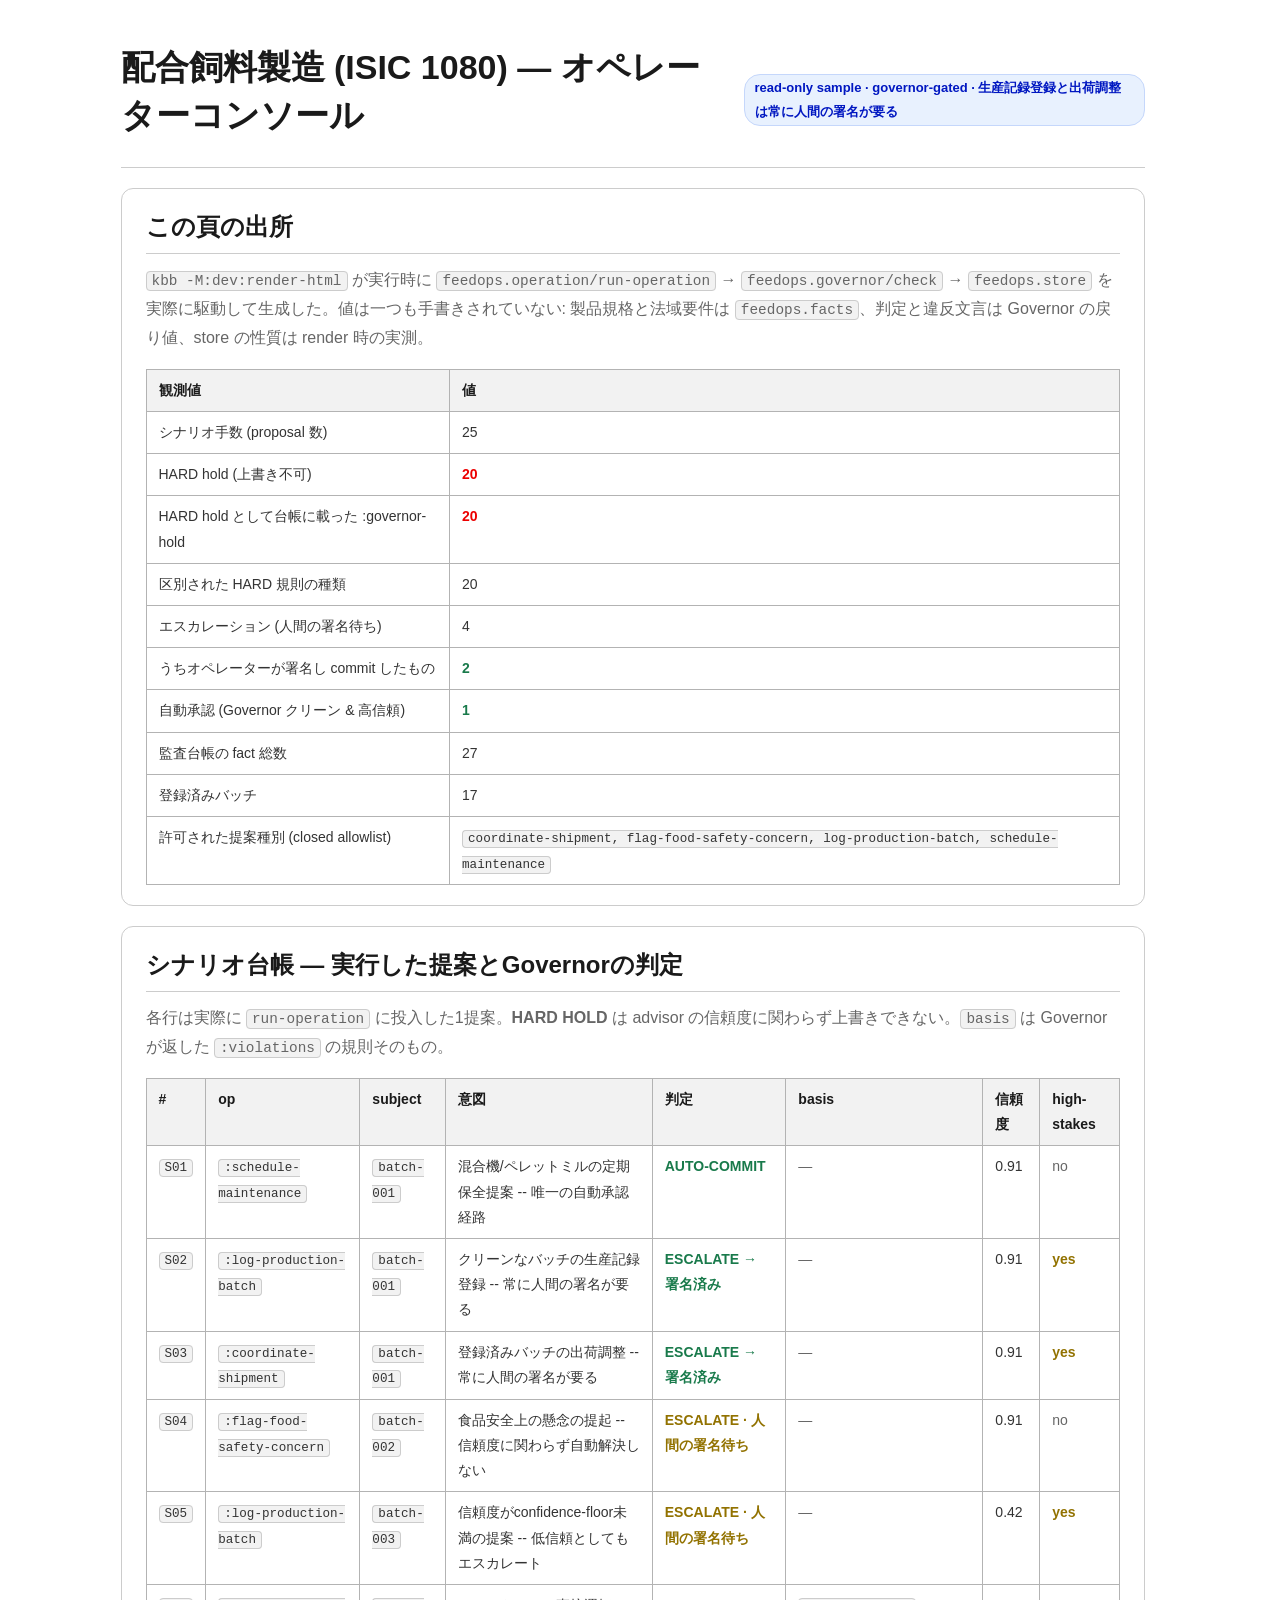
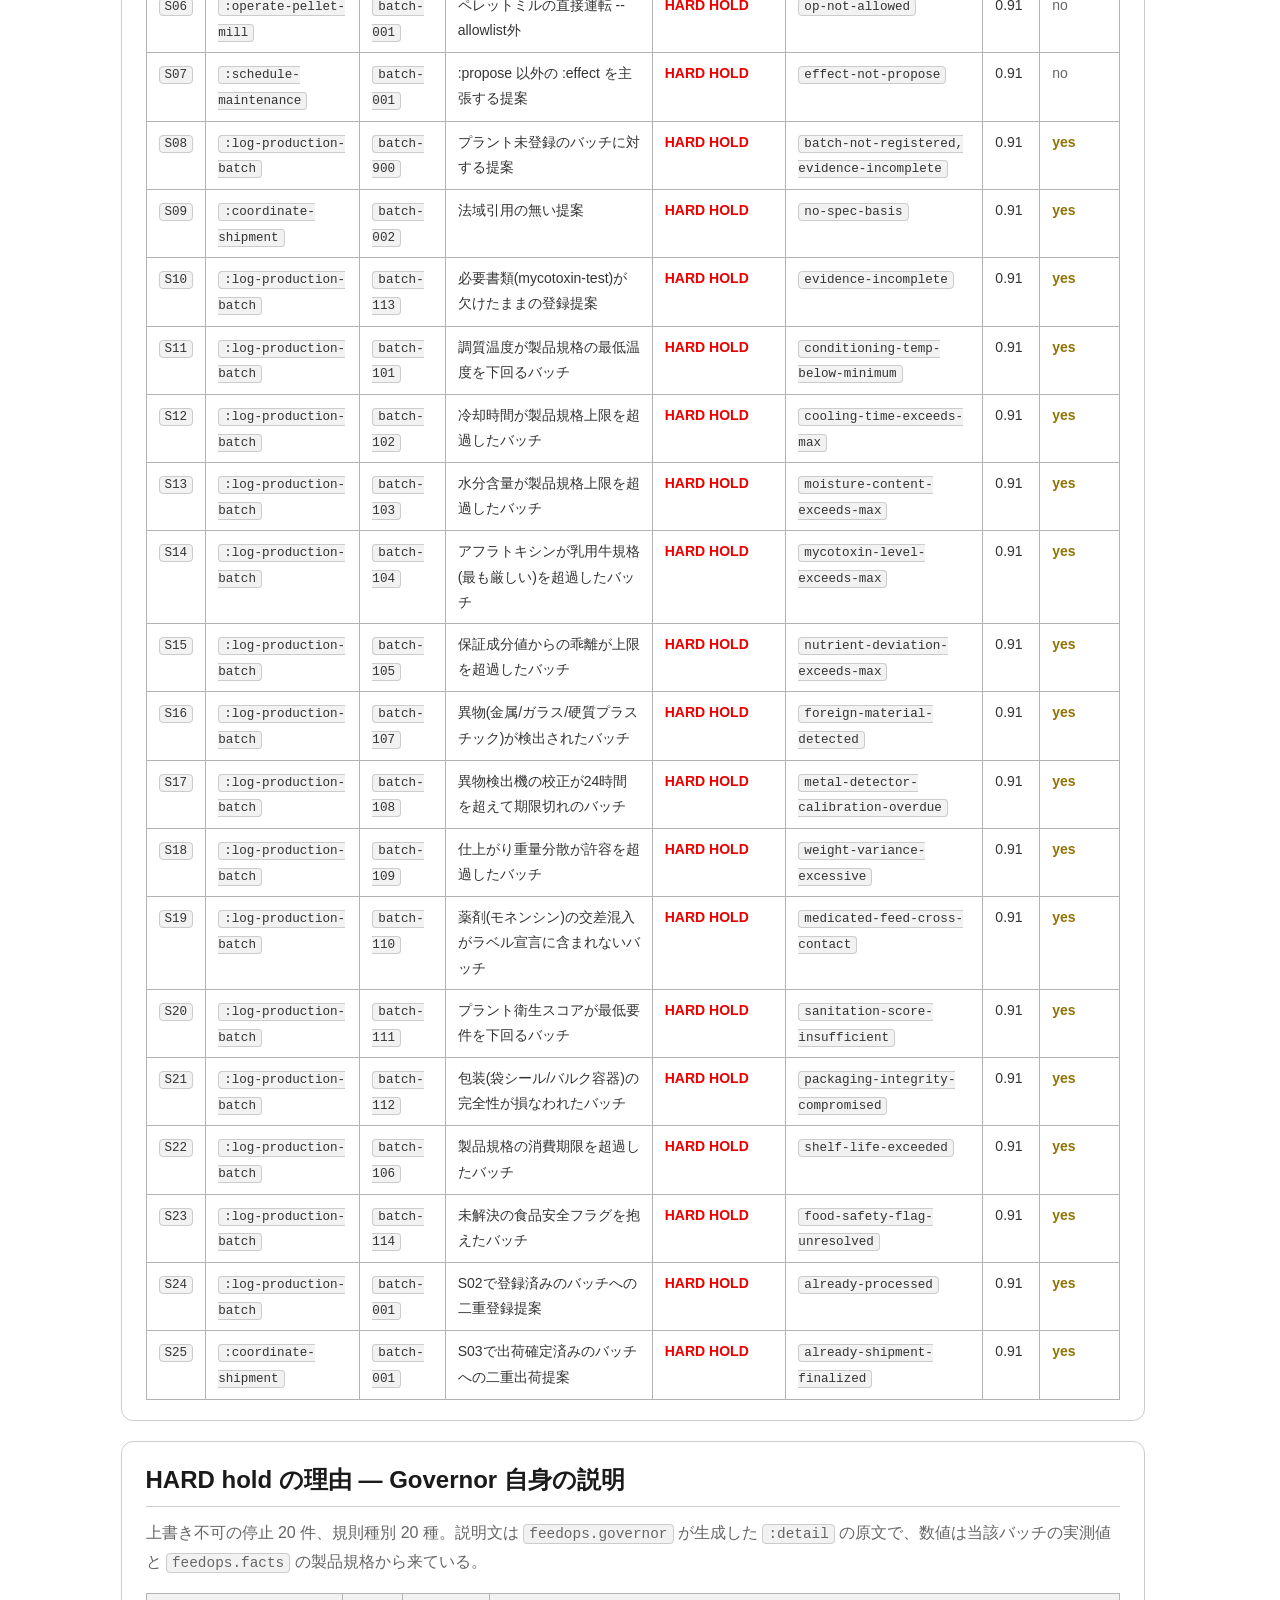
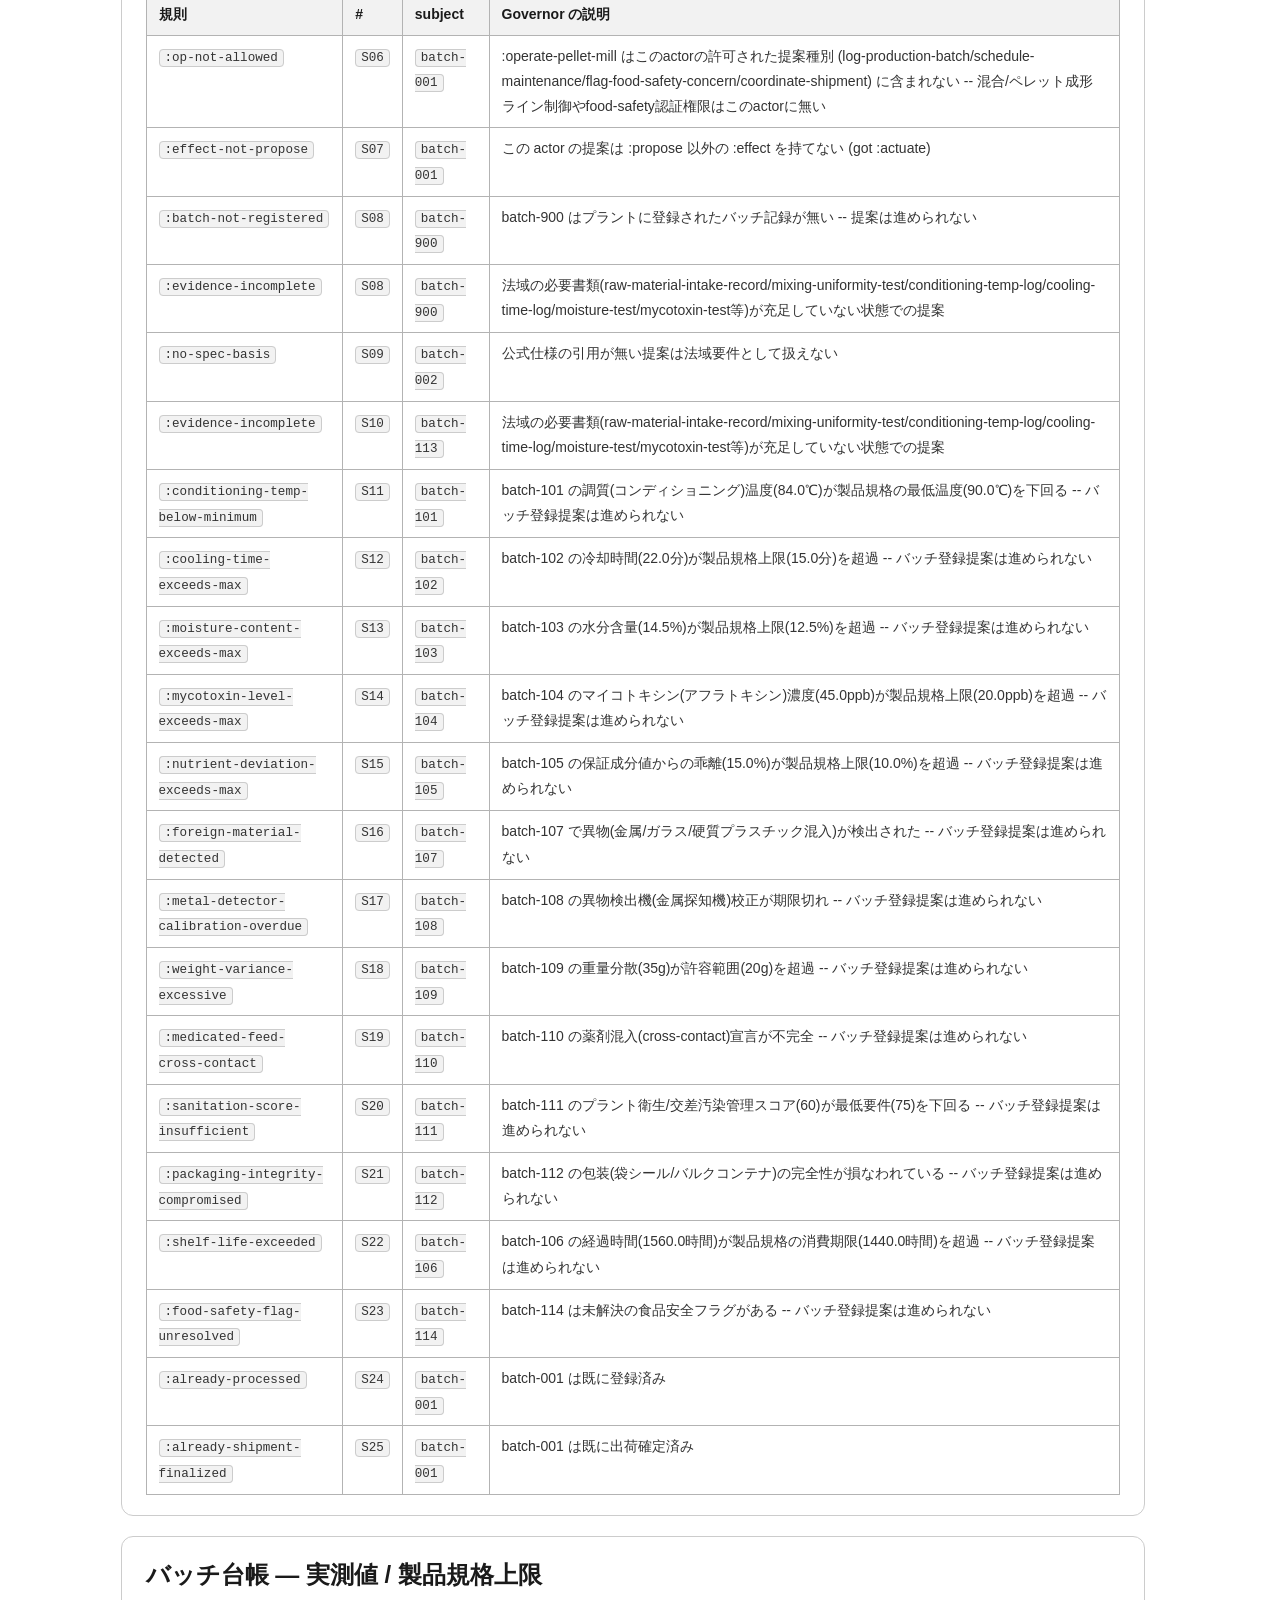
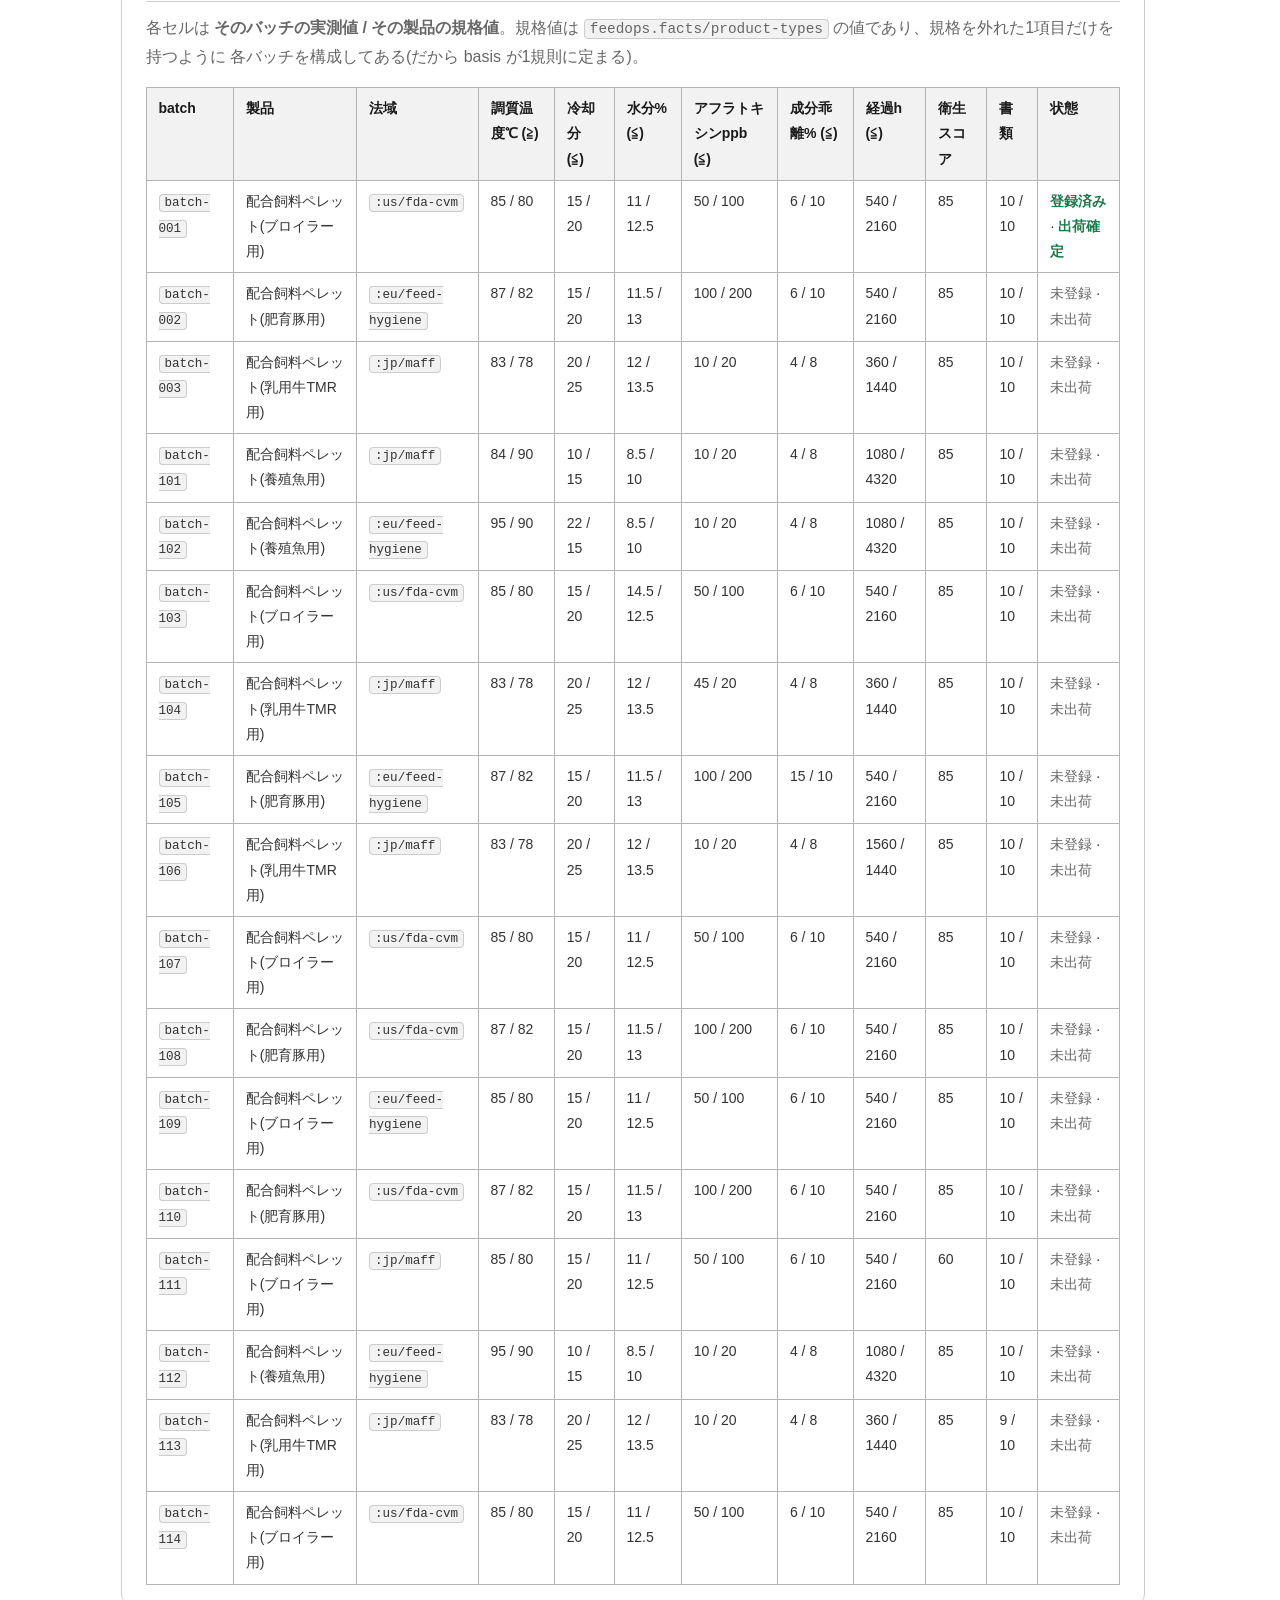
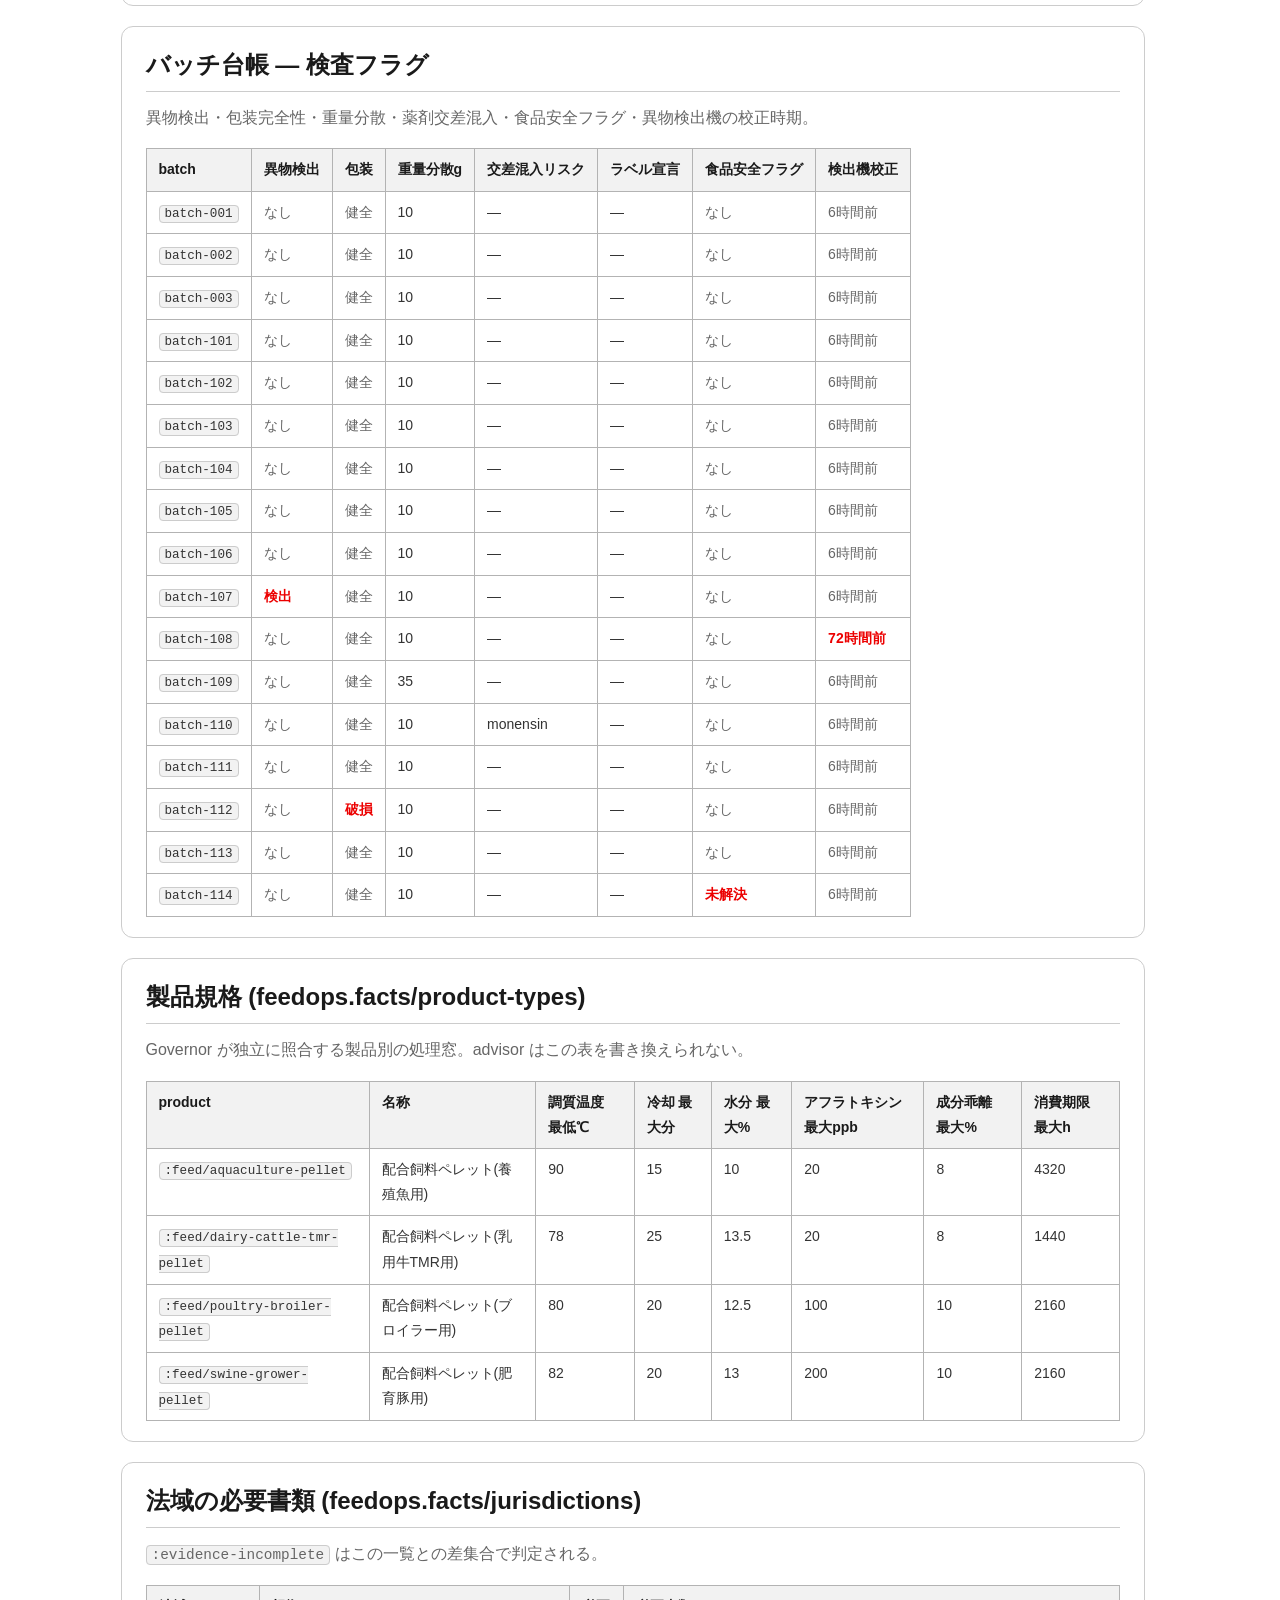
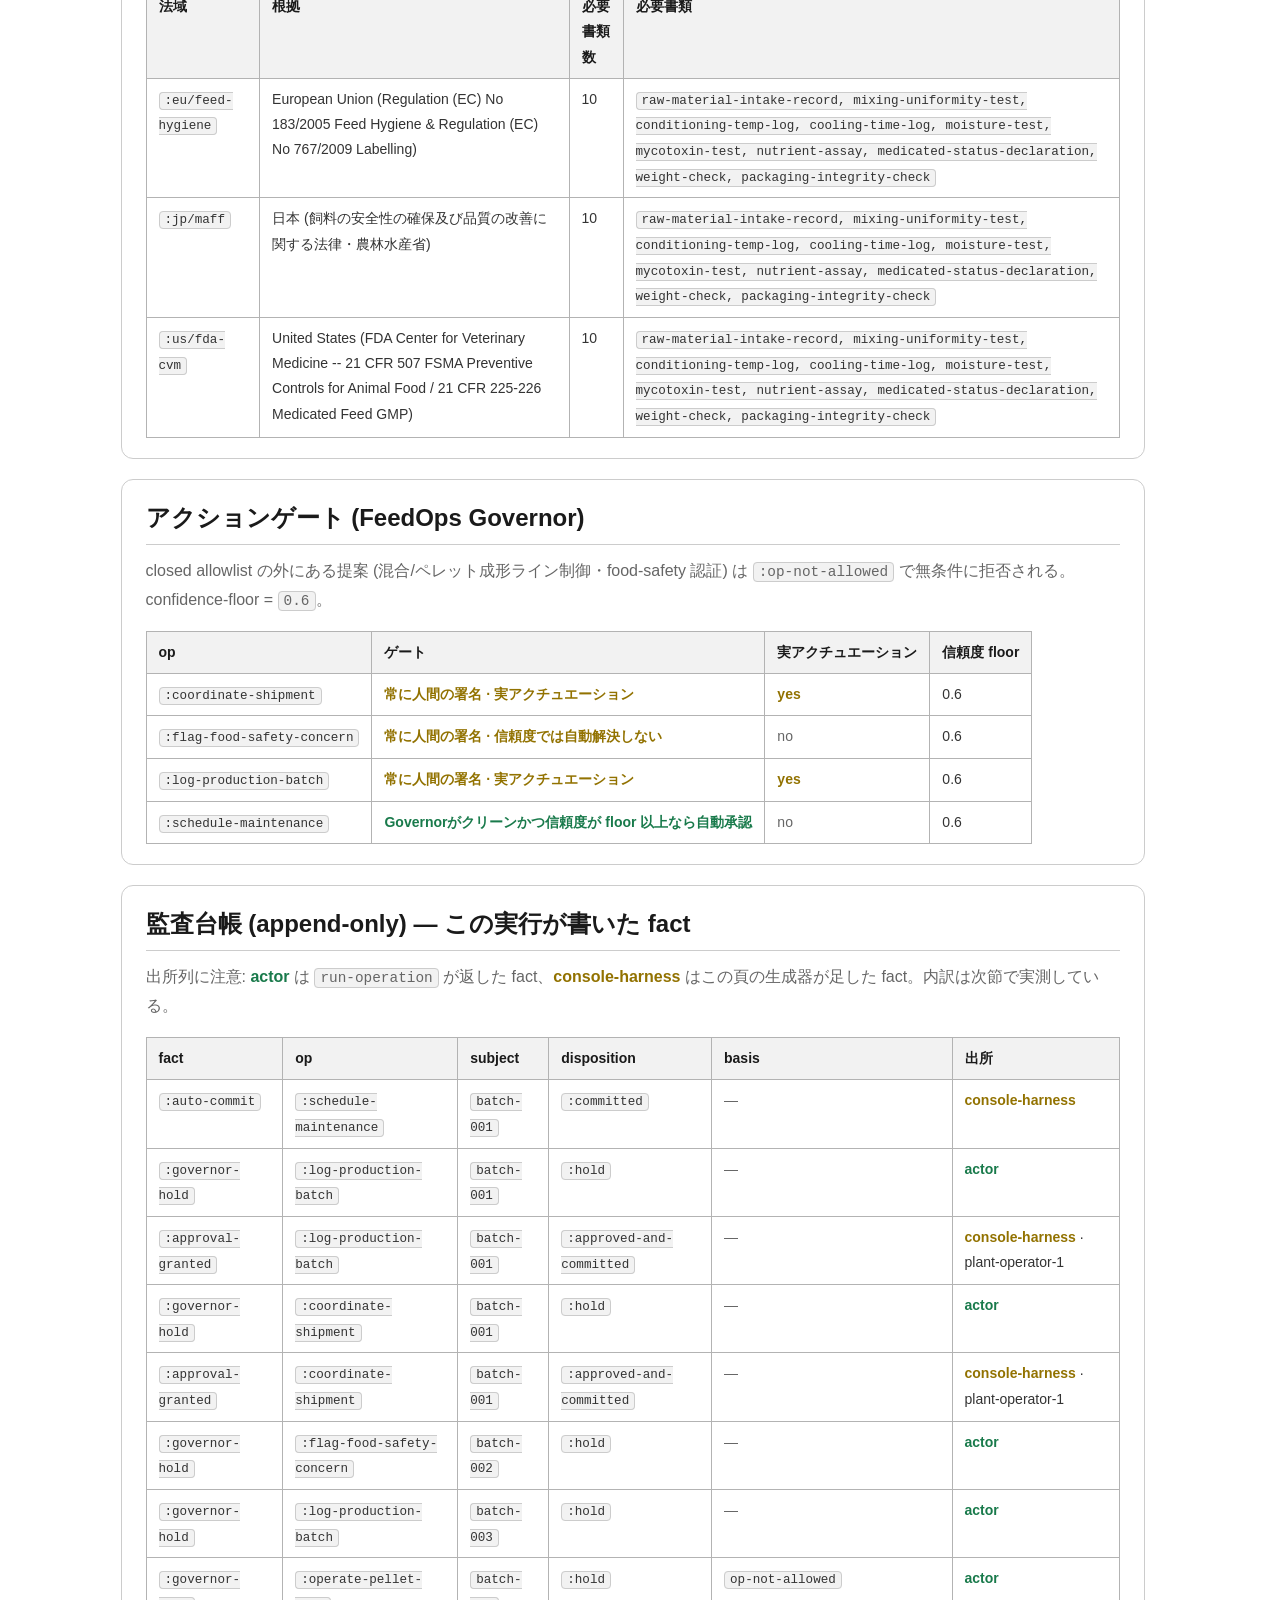
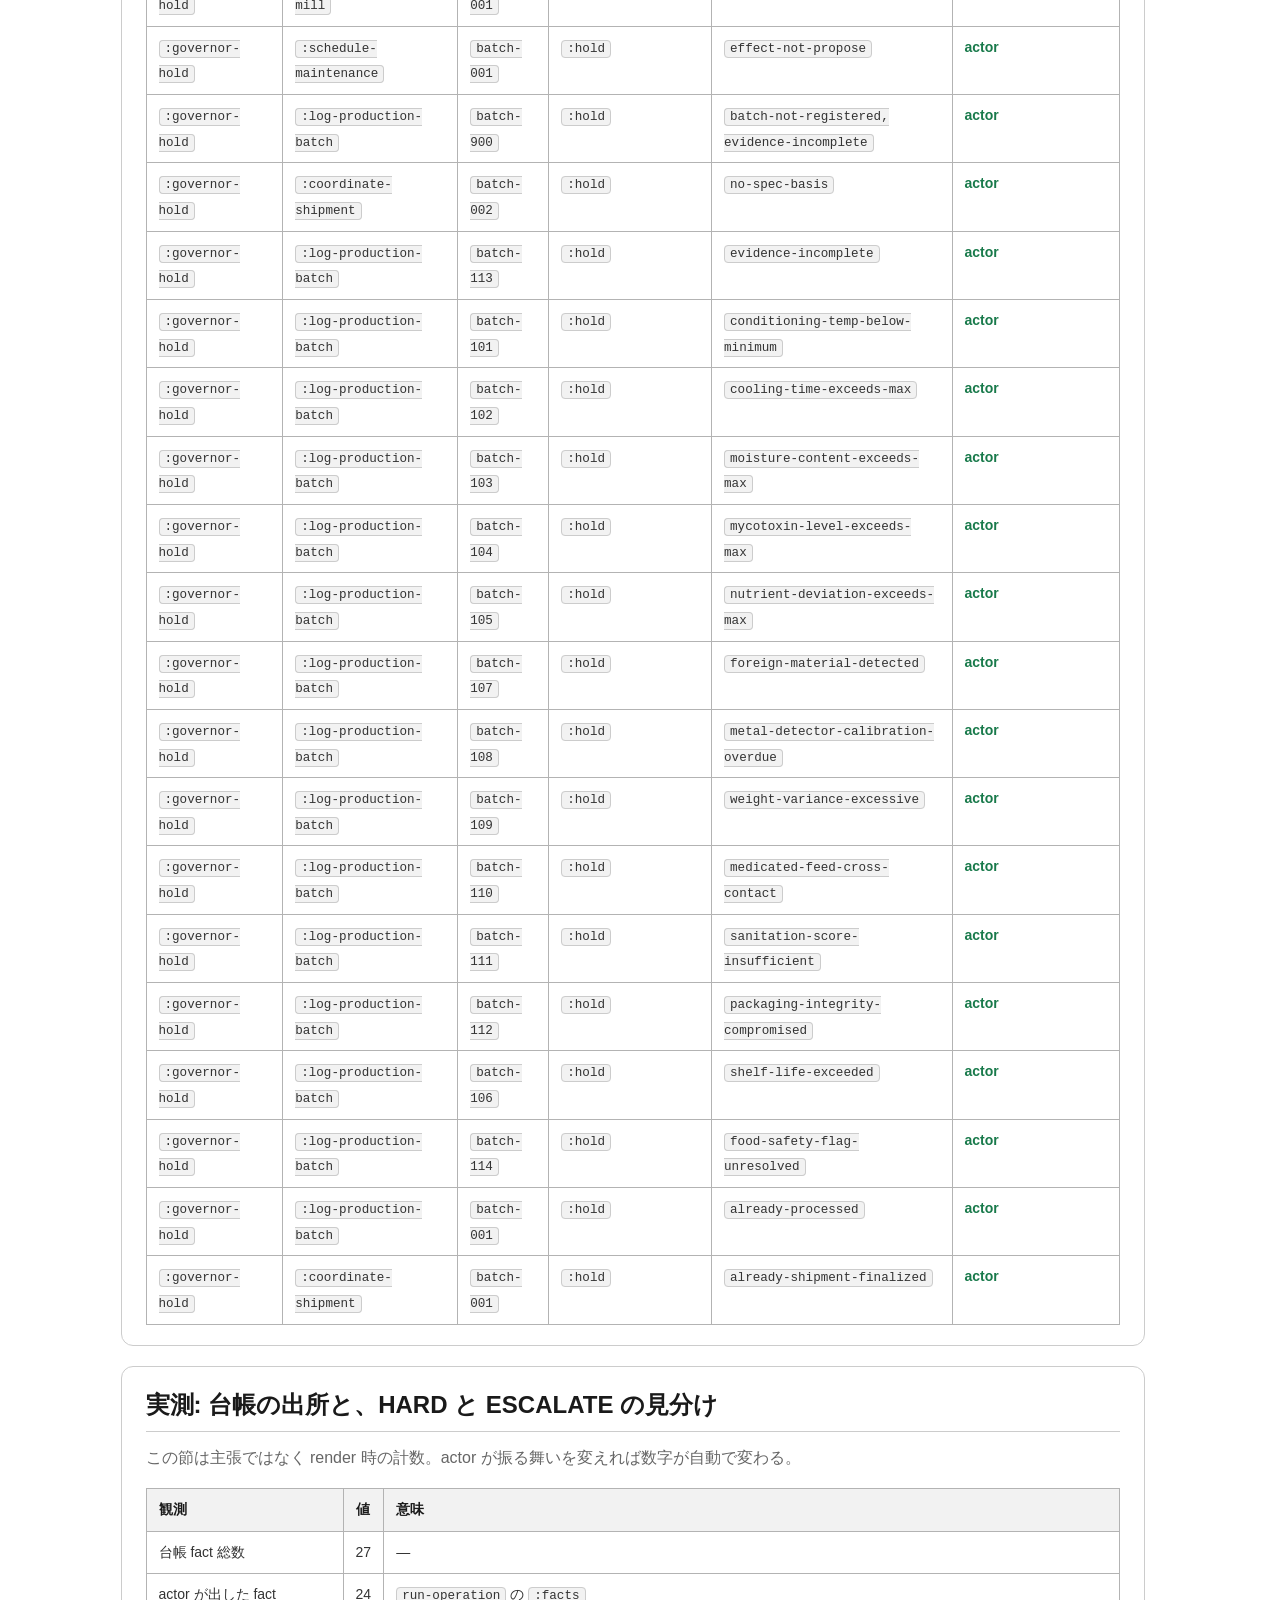
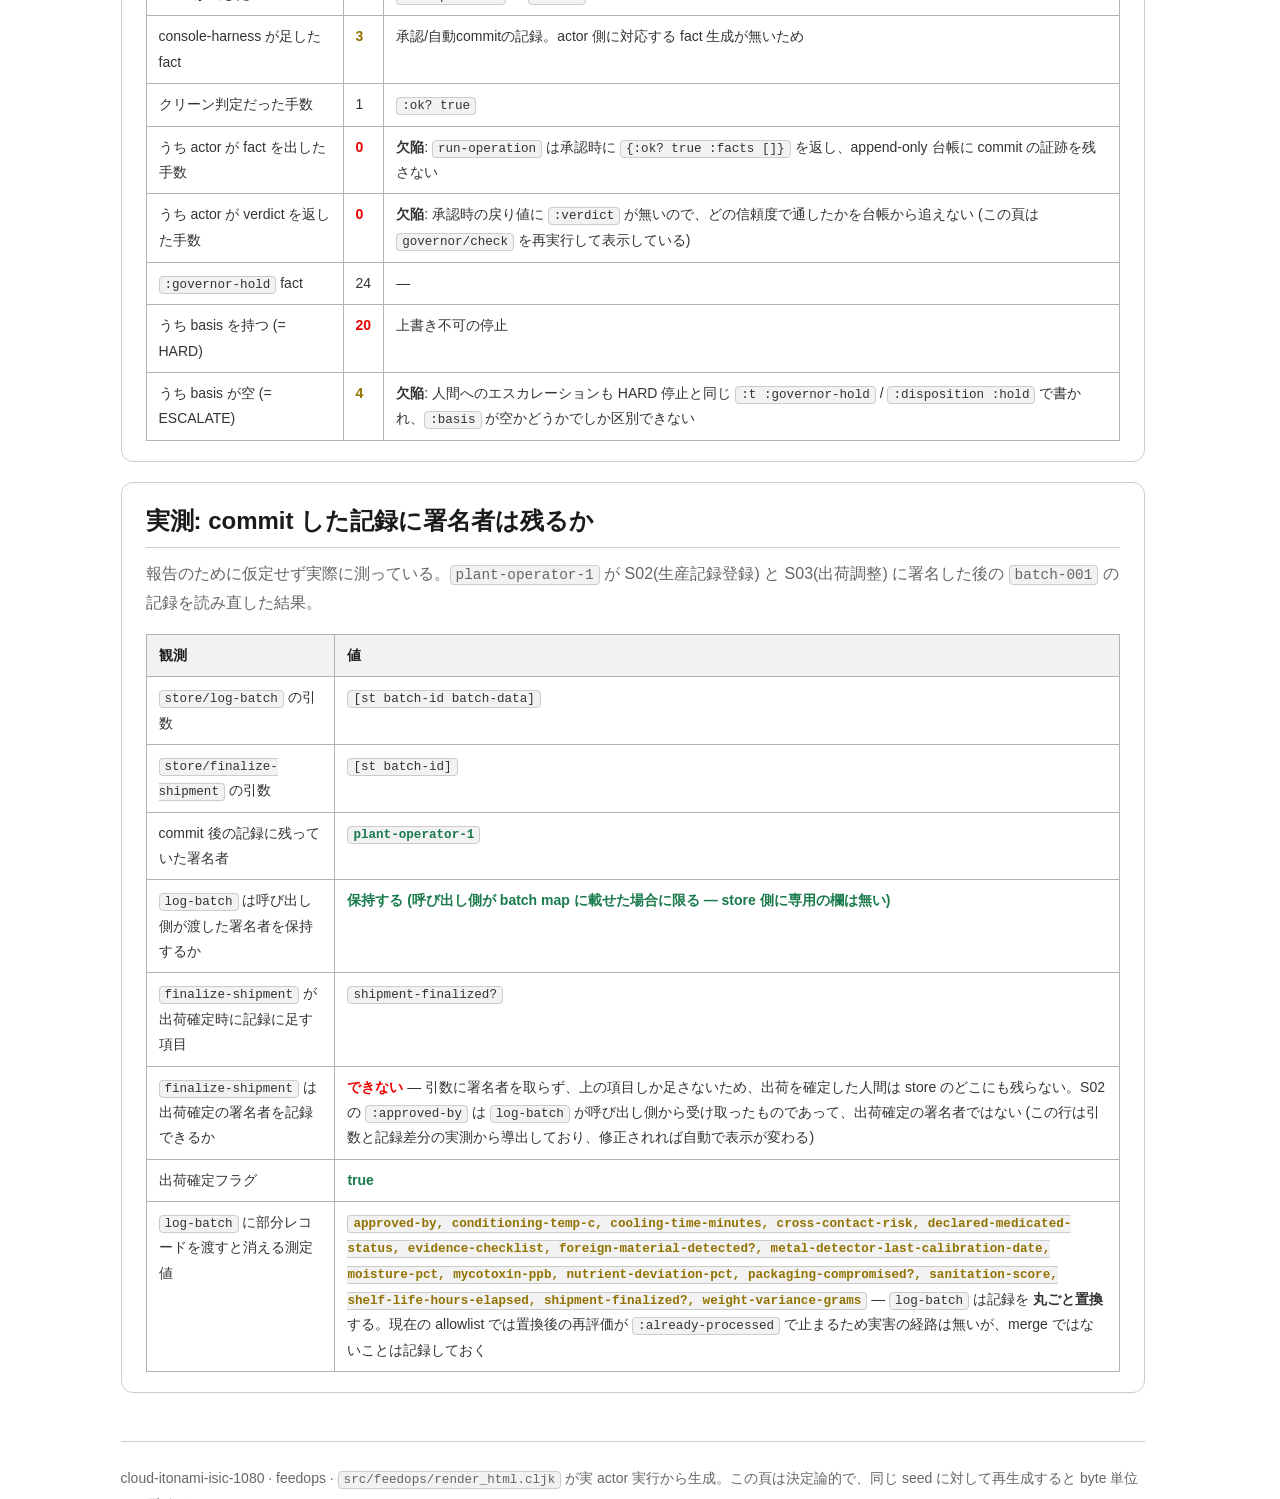
<file: docs/samples/operator-console.html>
<!doctype html>
<html lang="ja"><head><meta charset="utf-8"><meta name="viewport" content="width=device-width, initial-scale=1"><title>cloud-itonami-isic-1080 &middot; feedops operator console</title><style>/* jp-go-digital-design-system — vendored CSS
 * Source: https://github.com/digital-go-jp/design-system-example-components-html
 * Upstream commit: 3b34f4c3553fa3bee90bfd8b6fe962ac3055107d — MIT License, Copyright (c) 2025 デジタル庁
 * Generated by scripts/vendor.cljs — DO NOT EDIT BY HAND (re-vendor instead). */
:root {
  --color-primitive-blue-50: #e8f1fe;
  --color-primitive-blue-100: #d9e6ff;
  --color-primitive-blue-200: #c5d7fb;
  --color-primitive-blue-300: #9db7f9;
  --color-primitive-blue-400: #7096f8;
  --color-primitive-blue-500: #4979f5;
  --color-primitive-blue-600: #3460fb;
  --color-primitive-blue-700: #264af4;
  --color-primitive-blue-800: #0031d8;
  --color-primitive-blue-900: #0017c1;
  --color-primitive-blue-1000: #00118f;
  --color-primitive-blue-1100: #000071;
  --color-primitive-blue-1200: #000060;
  --color-primitive-light-blue-50: #f0f9ff;
  --color-primitive-light-blue-100: #dcf0ff;
  --color-primitive-light-blue-200: #c0e4ff;
  --color-primitive-light-blue-300: #97d3ff;
  --color-primitive-light-blue-400: #57b8ff;
  --color-primitive-light-blue-500: #39abff;
  --color-primitive-light-blue-600: #008bf2;
  --color-primitive-light-blue-700: #0877d7;
  --color-primitive-light-blue-800: #0066be;
  --color-primitive-light-blue-900: #0055ad;
  --color-primitive-light-blue-1000: #00428c;
  --color-primitive-light-blue-1100: #00316a;
  --color-primitive-light-blue-1200: #00234b;
  --color-primitive-cyan-50: #e9f7f9;
  --color-primitive-cyan-100: #c8f8ff;
  --color-primitive-cyan-200: #99f2ff;
  --color-primitive-cyan-300: #79e2f2;
  --color-primitive-cyan-400: #2bc8e4;
  --color-primitive-cyan-500: #01b7d6;
  --color-primitive-cyan-600: #00a3bf;
  --color-primitive-cyan-700: #008da6;
  --color-primitive-cyan-800: #008299;
  --color-primitive-cyan-900: #006f83;
  --color-primitive-cyan-1000: #006173;
  --color-primitive-cyan-1100: #004c59;
  --color-primitive-cyan-1200: #003741;
  --color-primitive-green-50: #e6f5ec;
  --color-primitive-green-100: #c2e5d1;
  --color-primitive-green-200: #9bd4b5;
  --color-primitive-green-300: #71c598;
  --color-primitive-green-400: #51b883;
  --color-primitive-green-500: #2cac6e;
  --color-primitive-green-600: #259d63;
  --color-primitive-green-700: #1d8b56;
  --color-primitive-green-800: #197a4b;
  --color-primitive-green-900: #115a36;
  --color-primitive-green-1000: #0c472a;
  --color-primitive-green-1100: #08351f;
  --color-primitive-green-1200: #032213;
  --color-primitive-lime-50: #ebfad9;
  --color-primitive-lime-100: #d0f5a2;
  --color-primitive-lime-200: #c0f354;
  --color-primitive-lime-300: #ade830;
  --color-primitive-lime-400: #9ddd15;
  --color-primitive-lime-500: #8cc80c;
  --color-primitive-lime-600: #7eb40d;
  --color-primitive-lime-700: #6fa104;
  --color-primitive-lime-800: #618e00;
  --color-primitive-lime-900: #507500;
  --color-primitive-lime-1000: #3e5a00;
  --color-primitive-lime-1100: #2c4100;
  --color-primitive-lime-1200: #1e2d00;
  --color-primitive-yellow-50: #fbf5e0;
  --color-primitive-yellow-100: #fff0b3;
  --color-primitive-yellow-200: #ffe380;
  --color-primitive-yellow-300: #ffd43d;
  --color-primitive-yellow-400: #ffc700;
  --color-primitive-yellow-500: #ebb700;
  --color-primitive-yellow-600: #d2a400;
  --color-primitive-yellow-700: #b78f00;
  --color-primitive-yellow-800: #a58000;
  --color-primitive-yellow-900: #927200;
  --color-primitive-yellow-1000: #806300;
  --color-primitive-yellow-1100: #6e5600;
  --color-primitive-yellow-1200: #604b00;
  --color-primitive-orange-50: #ffeee2;
  --color-primitive-orange-100: #ffdfca;
  --color-primitive-orange-200: #ffc199;
  --color-primitive-orange-300: #ffa66d;
  --color-primitive-orange-400: #ff8d44;
  --color-primitive-orange-500: #ff7628;
  --color-primitive-orange-600: #fb5b01;
  --color-primitive-orange-700: #e25100;
  --color-primitive-orange-800: #c74700;
  --color-primitive-orange-900: #ac3e00;
  --color-primitive-orange-1000: #8b3200;
  --color-primitive-orange-1100: #6d2700;
  --color-primitive-orange-1200: #541e00;
  --color-primitive-red-50: #fdeeee;
  --color-primitive-red-100: #ffdada;
  --color-primitive-red-200: #ffbbbb;
  --color-primitive-red-300: #ff9696;
  --color-primitive-red-400: #ff7171;
  --color-primitive-red-500: #ff5454;
  --color-primitive-red-600: #fe3939;
  --color-primitive-red-700: #fa0000;
  --color-primitive-red-800: #ec0000;
  --color-primitive-red-900: #ce0000;
  --color-primitive-red-1000: #a90000;
  --color-primitive-red-1100: #850000;
  --color-primitive-red-1200: #620000;
  --color-primitive-magenta-50: #f3e5f4;
  --color-primitive-magenta-100: #ffd0ff;
  --color-primitive-magenta-200: #ffaeff;
  --color-primitive-magenta-300: #ff8eff;
  --color-primitive-magenta-400: #f661f6;
  --color-primitive-magenta-500: #f137f1;
  --color-primitive-magenta-600: #db00db;
  --color-primitive-magenta-700: #c000c0;
  --color-primitive-magenta-800: #aa00aa;
  --color-primitive-magenta-900: #8b008b;
  --color-primitive-magenta-1000: #6c006c;
  --color-primitive-magenta-1100: #500050;
  --color-primitive-magenta-1200: #3b003b;
  --color-primitive-purple-50: #f1eafa;
  --color-primitive-purple-100: #ecddff;
  --color-primitive-purple-200: #ddc2ff;
  --color-primitive-purple-300: #cda6ff;
  --color-primitive-purple-400: #bb87ff;
  --color-primitive-purple-500: #a565f8;
  --color-primitive-purple-600: #8843e1;
  --color-primitive-purple-700: #6f23d0;
  --color-primitive-purple-800: #5c10be;
  --color-primitive-purple-900: #5109ad;
  --color-primitive-purple-1000: #41048e;
  --color-primitive-purple-1100: #30016c;
  --color-primitive-purple-1200: #21004b;
  --color-neutral-white: #ffffff;
  --color-neutral-black: #000000;
  --color-neutral-solid-gray-50: #f2f2f2;
  --color-neutral-solid-gray-100: #e6e6e6;
  --color-neutral-solid-gray-200: #cccccc;
  --color-neutral-solid-gray-300: #b3b3b3;
  --color-neutral-solid-gray-400: #999999;
  --color-neutral-solid-gray-420: #949494;
  --color-neutral-solid-gray-500: #7f7f7f;
  --color-neutral-solid-gray-536: #767676;
  --color-neutral-solid-gray-600: #666666;
  --color-neutral-solid-gray-700: #4d4d4d;
  --color-neutral-solid-gray-800: #333333;
  --color-neutral-solid-gray-900: #1a1a1a;
  --color-neutral-opacity-gray-50: rgba(0, 0, 0, 0.05);
  --color-neutral-opacity-gray-100: rgba(0, 0, 0, 0.1);
  --color-neutral-opacity-gray-200: rgba(0, 0, 0, 0.2);
  --color-neutral-opacity-gray-300: rgba(0, 0, 0, 0.3);
  --color-neutral-opacity-gray-400: rgba(0, 0, 0, 0.4);
  --color-neutral-opacity-gray-420: rgba(0, 0, 0, 0.42);
  --color-neutral-opacity-gray-500: rgba(0, 0, 0, 0.5);
  --color-neutral-opacity-gray-536: rgba(0, 0, 0, 0.54);
  --color-neutral-opacity-gray-600: rgba(0, 0, 0, 0.6);
  --color-neutral-opacity-gray-700: rgba(0, 0, 0, 0.7);
  --color-neutral-opacity-gray-800: rgba(0, 0, 0, 0.8);
  --color-neutral-opacity-gray-900: rgba(0, 0, 0, 0.9);
  --font-family-sans:
    "Noto Sans JP", -apple-system, BlinkMacSystemFont, sans-serif;
  --font-family-mono: "Noto Sans Mono", monospace;
  --elevation-1:
    0 2px 8px 1px rgba(0, 0, 0, 0.1), 0 1px 5px 0 rgba(0, 0, 0, 0.3);
  --elevation-2:
    0 2px 12px 2px rgba(0, 0, 0, 0.1), 0 1px 6px 0 rgba(0, 0, 0, 0.3);
  --elevation-3:
    0 4px 16px 3px rgba(0, 0, 0, 0.1), 0 1px 6px 0 rgba(0, 0, 0, 0.3);
  --elevation-4:
    0 6px 20px 4px rgba(0, 0, 0, 0.1), 0 2px 6px 0 rgba(0, 0, 0, 0.3);
  --elevation-5:
    0 8px 24px 5px rgba(0, 0, 0, 0.1), 0 2px 10px 0 rgba(0, 0, 0, 0.3);
  --elevation-6:
    0 10px 30px 6px rgba(0, 0, 0, 0.1), 0 3px 12px 0 rgba(0, 0, 0, 0.3);
  --elevation-7:
    0 12px 36px 7px rgba(0, 0, 0, 0.1), 0 3px 14px 0 rgba(0, 0, 0, 0.3);
  --elevation-8:
    0 14px 40px 7px rgba(0, 0, 0, 0.1), 0 3px 16px 0 rgba(0, 0, 0, 0.3);
  --color-semantic-success-1: var(--color-primitive-green-600);
  --color-semantic-success-2: var(--color-primitive-green-800);
  --color-semantic-error-1: var(--color-primitive-red-800);
  --color-semantic-error-2: var(--color-primitive-red-900);
  --color-semantic-warning-yellow-1: var(--color-primitive-yellow-700);
  --color-semantic-warning-yellow-2: var(--color-primitive-yellow-900);
  --color-semantic-warning-orange-1: var(--color-primitive-orange-600);
  --color-semantic-warning-orange-2: var(--color-primitive-orange-800);
  --color-key-50: var(--color-primitive-blue-50);
  --color-key-100: var(--color-primitive-blue-100);
  --color-key-200: var(--color-primitive-blue-200);
  --color-key-300: var(--color-primitive-blue-300);
  --color-key-400: var(--color-primitive-blue-400);
  --color-key-500: var(--color-primitive-blue-500);
  --color-key-600: var(--color-primitive-blue-600);
  --color-key-700: var(--color-primitive-blue-700);
  --color-key-800: var(--color-primitive-blue-800);
  --color-key-900: var(--color-primitive-blue-900);
  --color-key-1000: var(--color-primitive-blue-1000);
  --color-key-1100: var(--color-primitive-blue-1100);
  --color-key-1200: var(--color-primitive-blue-1200);
}

html {
  scrollbar-gutter: stable;
  font-family: var(--font-family-sans);
}

html:has(:modal) {
  overflow: clip;
  scrollbar-gutter: auto;
}

body:has(:modal) {
  overflow: auto;
  scrollbar-gutter: stable;
}

:where(a):any-link {
  color: var(--color-primitive-blue-1000);
  text-decoration: underline;
  text-decoration-thickness: calc(1 / 16 * 1rem);
  text-underline-offset: calc(3 / 16 * 1rem);
}

:where(a):visited {
  color: var(--color-primitive-magenta-900);
}

@media (hover: hover) {
  :where(a):hover {
    color: var(--color-primitive-blue-900);
    text-decoration-thickness: calc(3 / 16 * 1rem);
  }
}

:where(a):active {
  color: var(--color-primitive-orange-800);
  text-decoration-thickness: calc(1 / 16 * 1rem);
}

:focus-visible {
  outline: calc(4 / 16 * 1rem) solid var(--color-neutral-black);
  outline-offset: calc(2 / 16 * 1rem);
  border-radius: calc(4 / 16 * 1rem);
  box-shadow: 0 0 0 calc(2 / 16 * 1rem) var(--color-primitive-yellow-300);
}

.dads-u-visually-hidden {
  clip: rect(0 0 0 0) !important;
  clip-path: inset(50%) !important;
  height: 1px !important;
  overflow: hidden !important;
  position: absolute !important;
  white-space: nowrap !important;
  width: 1px !important;
}

:where(.dads-u-focus-outline):focus-visible {
  outline: calc(4 / 16 * 1rem) solid var(--color-neutral-black) !important;
  outline-offset: calc(2 / 16 * 1rem) !important;
  border-radius: calc(4 / 16 * 1rem) !important;
  background-color: var(--color-primitive-yellow-300) !important;
  box-shadow: 0 0 0 calc(2 / 16 * 1rem) var(--color-primitive-yellow-300) !important;
}

@supports selector(:has(*)) {
  :where(.dads-u-focus-within-outline):focus-visible,
  :where(.dads-u-focus-within-outline):has(:focus-visible) {
    outline: calc(4 / 16 * 1rem) solid var(--color-neutral-black) !important;
    outline-offset: calc(2 / 16 * 1rem) !important;
    border-radius: calc(4 / 16 * 1rem) !important;
    background-color: var(--color-primitive-yellow-300) !important;
    box-shadow: 0 0 0 calc(2 / 16 * 1rem) var(--color-primitive-yellow-300) !important;
  }
}
@supports not selector(:has(*)) {
  :where(.dads-u-focus-within-outline):focus-within {
    outline: calc(4 / 16 * 1rem) solid var(--color-neutral-black) !important;
    outline-offset: calc(2 / 16 * 1rem) !important;
    border-radius: calc(4 / 16 * 1rem) !important;
    background-color: var(--color-primitive-yellow-300) !important;
    box-shadow: 0 0 0 calc(2 / 16 * 1rem) var(--color-primitive-yellow-300) !important;
  }
}

.dads-u-dsp-64B-140 {
  font-weight: bold !important;
  font-size: calc(64 / 16 * 1rem) !important;
  line-height: 1.4 !important;
  letter-spacing: 0 !important;
}

.dads-u-dsp-57B-140 {
  font-weight: bold !important;
  font-size: calc(57 / 16 * 1rem) !important;
  line-height: 1.4 !important;
  letter-spacing: 0 !important;
}

.dads-u-dsp-48B-140 {
  font-weight: bold !important;
  font-size: calc(48 / 16 * 1rem) !important;
  line-height: 1.4 !important;
  letter-spacing: 0 !important;
}

.dads-u-dsp-64N-140 {
  font-weight: normal !important;
  font-size: calc(64 / 16 * 1rem) !important;
  line-height: 1.4 !important;
  letter-spacing: 0 !important;
}

.dads-u-dsp-57N-140 {
  font-weight: normal !important;
  font-size: calc(57 / 16 * 1rem) !important;
  line-height: 1.4 !important;
  letter-spacing: 0 !important;
}

.dads-u-dsp-48N-140 {
  font-weight: normal !important;
  font-size: calc(48 / 16 * 1rem) !important;
  line-height: 1.4 !important;
  letter-spacing: 0 !important;
}

.dads-u-std-45B-140 {
  font-weight: bold !important;
  font-size: calc(45 / 16 * 1rem) !important;
  line-height: 1.4 !important;
  letter-spacing: 0 !important;
}

.dads-u-std-36B-140 {
  font-weight: bold !important;
  font-size: calc(36 / 16 * 1rem) !important;
  line-height: 1.4 !important;
  letter-spacing: 0.01em !important;
}

.dads-u-std-32B-150 {
  font-weight: bold !important;
  font-size: calc(32 / 16 * 1rem) !important;
  line-height: 1.5 !important;
  letter-spacing: 0.01em !important;
}

.dads-u-std-28B-150 {
  font-weight: bold !important;
  font-size: calc(28 / 16 * 1rem) !important;
  line-height: 1.5 !important;
  letter-spacing: 0.01em !important;
}

.dads-u-std-26B-150 {
  font-weight: bold !important;
  font-size: calc(26 / 16 * 1rem) !important;
  line-height: 1.5 !important;
  letter-spacing: 0.02em !important;
}

.dads-u-std-24B-150 {
  font-weight: bold !important;
  font-size: calc(24 / 16 * 1rem) !important;
  line-height: 1.5 !important;
  letter-spacing: 0.02em !important;
}

.dads-u-std-22B-150 {
  font-weight: bold !important;
  font-size: calc(22 / 16 * 1rem) !important;
  line-height: 1.5 !important;
  letter-spacing: 0.02em !important;
}

.dads-u-std-20B-150 {
  font-weight: bold !important;
  font-size: calc(20 / 16 * 1rem) !important;
  line-height: 1.5 !important;
  letter-spacing: 0.02em !important;
}

.dads-u-std-18B-160 {
  font-weight: bold !important;
  font-size: calc(18 / 16 * 1rem) !important;
  line-height: 1.6 !important;
  letter-spacing: 0.02em !important;
}

.dads-u-std-17B-170 {
  font-weight: bold !important;
  font-size: calc(17 / 16 * 1rem) !important;
  line-height: 1.7 !important;
  letter-spacing: 0.02em !important;
}

.dads-u-std-16B-170 {
  font-weight: bold !important;
  font-size: calc(16 / 16 * 1rem) !important;
  line-height: 1.7 !important;
  letter-spacing: 0.02em !important;
}

.dads-u-std-16B-175 {
  font-weight: bold !important;
  font-size: calc(16 / 16 * 1rem) !important;
  line-height: 1.75 !important;
  letter-spacing: 0.02em !important;
}

.dads-u-std-45N-140 {
  font-weight: normal !important;
  font-size: calc(45 / 16 * 1rem) !important;
  line-height: 1.4 !important;
  letter-spacing: 0 !important;
}

.dads-u-std-36N-140 {
  font-weight: normal !important;
  font-size: calc(36 / 16 * 1rem) !important;
  line-height: 1.4 !important;
  letter-spacing: 0.01em !important;
}

.dads-u-std-32N-150 {
  font-weight: normal !important;
  font-size: calc(32 / 16 * 1rem) !important;
  line-height: 1.5 !important;
  letter-spacing: 0.01em !important;
}

.dads-u-std-28N-150 {
  font-weight: normal !important;
  font-size: calc(28 / 16 * 1rem) !important;
  line-height: 1.5 !important;
  letter-spacing: 0.01em !important;
}

.dads-u-std-26N-150 {
  font-weight: normal !important;
  font-size: calc(26 / 16 * 1rem) !important;
  line-height: 1.5 !important;
  letter-spacing: 0.02em !important;
}

.dads-u-std-24N-150 {
  font-weight: normal !important;
  font-size: calc(24 / 16 * 1rem) !important;
  line-height: 1.5 !important;
  letter-spacing: 0.02em !important;
}

.dads-u-std-22N-150 {
  font-weight: normal !important;
  font-size: calc(22 / 16 * 1rem) !important;
  line-height: 1.5 !important;
  letter-spacing: 0.02em !important;
}

.dads-u-std-20N-150 {
  font-weight: normal !important;
  font-size: calc(20 / 16 * 1rem) !important;
  line-height: 1.5 !important;
  letter-spacing: 0.02em !important;
}

.dads-u-std-18N-160 {
  font-weight: normal !important;
  font-size: calc(18 / 16 * 1rem) !important;
  line-height: 1.6 !important;
  letter-spacing: 0.02em !important;
}

.dads-u-std-17N-170 {
  font-weight: normal !important;
  font-size: calc(17 / 16 * 1rem) !important;
  line-height: 1.7 !important;
  letter-spacing: 0.02em !important;
}

.dads-u-std-16N-170 {
  font-weight: normal !important;
  font-size: calc(16 / 16 * 1rem) !important;
  line-height: 1.7 !important;
  letter-spacing: 0.02em !important;
}

.dads-u-std-16N-175 {
  font-weight: normal !important;
  font-size: calc(16 / 16 * 1rem) !important;
  line-height: 1.75 !important;
  letter-spacing: 0.02em !important;
}

.dads-u-dns-17B-130 {
  font-weight: bold !important;
  font-size: calc(17 / 16 * 1rem) !important;
  line-height: 1.3 !important;
  letter-spacing: 0 !important;
}

.dads-u-dns-17B-120 {
  font-weight: bold !important;
  font-size: calc(17 / 16 * 1rem) !important;
  line-height: 1.2 !important;
  letter-spacing: 0 !important;
}

.dads-u-dns-16B-130 {
  font-weight: bold !important;
  font-size: calc(16 / 16 * 1rem) !important;
  line-height: 1.3 !important;
  letter-spacing: 0 !important;
}

.dads-u-dns-16B-120 {
  font-weight: bold !important;
  font-size: calc(16 / 16 * 1rem) !important;
  line-height: 1.2 !important;
  letter-spacing: 0 !important;
}

.dads-u-dns-14B-130 {
  font-weight: bold !important;
  font-size: calc(14 / 16 * 1rem) !important;
  line-height: 1.3 !important;
  letter-spacing: 0 !important;
}

.dads-u-dns-14B-120 {
  font-weight: bold !important;
  font-size: calc(14 / 16 * 1rem) !important;
  line-height: 1.2 !important;
  letter-spacing: 0 !important;
}

.dads-u-dns-17N-130 {
  font-weight: normal !important;
  font-size: calc(17 / 16 * 1rem) !important;
  line-height: 1.3 !important;
  letter-spacing: 0 !important;
}

.dads-u-dns-17N-120 {
  font-weight: normal !important;
  font-size: calc(17 / 16 * 1rem) !important;
  line-height: 1.2 !important;
  letter-spacing: 0 !important;
}

.dads-u-dns-16N-130 {
  font-weight: normal !important;
  font-size: calc(16 / 16 * 1rem) !important;
  line-height: 1.3 !important;
  letter-spacing: 0 !important;
}

.dads-u-dns-16N-120 {
  font-weight: normal !important;
  font-size: calc(16 / 16 * 1rem) !important;
  line-height: 1.2 !important;
  letter-spacing: 0 !important;
}

.dads-u-dns-14N-130 {
  font-weight: normal !important;
  font-size: calc(14 / 16 * 1rem) !important;
  line-height: 1.3 !important;
  letter-spacing: 0 !important;
}

.dads-u-dns-14N-120 {
  font-weight: normal !important;
  font-size: calc(14 / 16 * 1rem) !important;
  line-height: 1.2 !important;
  letter-spacing: 0 !important;
}

.dads-u-oln-17B-100 {
  font-weight: bold !important;
  font-size: calc(17 / 16 * 1rem) !important;
  line-height: 1 !important;
  letter-spacing: 0.02em !important;
}

.dads-u-oln-16B-100 {
  font-weight: bold !important;
  font-size: calc(16 / 16 * 1rem) !important;
  line-height: 1 !important;
  letter-spacing: 0.02em !important;
}

.dads-u-oln-14B-100 {
  font-weight: bold !important;
  font-size: calc(14 / 16 * 1rem) !important;
  line-height: 1 !important;
  letter-spacing: 0.02em !important;
}

.dads-u-oln-17N-100 {
  font-weight: normal !important;
  font-size: calc(17 / 16 * 1rem) !important;
  line-height: 1 !important;
  letter-spacing: 0.02em !important;
}

.dads-u-oln-16N-100 {
  font-weight: normal !important;
  font-size: calc(16 / 16 * 1rem) !important;
  line-height: 1 !important;
  letter-spacing: 0.02em !important;
}

.dads-u-oln-14N-100 {
  font-weight: normal !important;
  font-size: calc(14 / 16 * 1rem) !important;
  line-height: 1 !important;
  letter-spacing: 0.02em !important;
}

.dads-u-mono-17B-150 {
  font-weight: bold !important;
  font-size: calc(17 / 16 * 1rem) !important;
  line-height: 1.5 !important;
  font-family: var(--font-family-mono) !important;
  letter-spacing: 0 !important;
}

.dads-u-mono-16B-150 {
  font-weight: bold !important;
  font-size: calc(16 / 16 * 1rem) !important;
  line-height: 1.5 !important;
  font-family: var(--font-family-mono) !important;
  letter-spacing: 0 !important;
}

.dads-u-mono-14B-150 {
  font-weight: bold !important;
  font-size: calc(14 / 16 * 1rem) !important;
  line-height: 1.5 !important;
  font-family: var(--font-family-mono) !important;
  letter-spacing: 0 !important;
}

.dads-u-mono-17N-150 {
  font-weight: normal !important;
  font-size: calc(17 / 16 * 1rem) !important;
  line-height: 1.5 !important;
  font-family: var(--font-family-mono) !important;
  letter-spacing: 0 !important;
}

.dads-u-mono-16N-150 {
  font-weight: normal !important;
  font-size: calc(16 / 16 * 1rem) !important;
  line-height: 1.5 !important;
  font-family: var(--font-family-mono) !important;
  letter-spacing: 0 !important;
}

.dads-u-mono-14N-150 {
  font-weight: normal !important;
  font-size: calc(14 / 16 * 1rem) !important;
  line-height: 1.5 !important;
  font-family: var(--font-family-mono) !important;
  letter-spacing: 0 !important;
}
/* --- component: button --- */
.dads-button {
  --button-color: var(--color-key-900);
  --button-hover-color: var(--color-key-1000);
  --button-active-color: var(--color-key-1200);
  --button-outline-hover-bg-color: var(--color-key-200);
  --button-outline-active-bg-color: var(--color-key-300);
  display: flex;
  align-items: center;
  justify-content: center;
  column-gap: calc(4 / 16 * 1rem);
  box-sizing: border-box;
  width: fit-content;
  max-width: 100%;
  font-weight: bold;
  font-size: calc(16 / 16 * 1rem);
  line-height: 1;
  font-family: var(--font-family-sans);
  letter-spacing: 0.02em;
  text-decoration: none;
  text-underline-offset: calc(3 / 16 * 1rem);
}

.dads-button:disabled,
.dads-button[aria-disabled="true"] {
  cursor: default;
}

.dads-button[data-type="solid-fill"] {
  border: 4px double transparent;
  background-color: var(--button-color);
  color: var(--color-neutral-white);
}

@media (hover: hover) {
  .dads-button[data-type="solid-fill"]:hover {
    background-color: var(--button-hover-color);
    text-decoration: underline;
    text-decoration-thickness: calc(1 / 16 * 1rem);
  }
}

.dads-button[data-type="solid-fill"]:active {
  background-color: var(--button-active-color);
  text-decoration: underline;
}

.dads-button[data-type="solid-fill"]:focus-visible {
  outline: calc(4 / 16 * 1rem) solid var(--color-neutral-black);
  outline-offset: calc(2 / 16 * 1rem);
  box-shadow: 0 0 0 calc(2 / 16 * 1rem) var(--color-primitive-yellow-300);
}

.dads-button[data-type="solid-fill"]:disabled,
.dads-button[data-type="solid-fill"][aria-disabled="true"] {
  background-color: var(--color-neutral-solid-gray-300);
  color: var(--color-neutral-solid-gray-50);
  text-decoration: none;
}

@media (forced-colors: active) {
  .dads-button[data-type="solid-fill"]:disabled,
  .dads-button[data-type="solid-fill"][aria-disabled="true"] {
    border-color: GrayText;
    color: GrayText;
  }
}

.dads-button[data-type="outline"] {
  border: 1px solid currentcolor;
  background-color: var(--color-neutral-white);
  color: var(--button-color);
}

@media (hover: hover) {
  .dads-button[data-type="outline"]:hover {
    background-color: var(--button-outline-hover-bg-color);
    color: var(--button-hover-color);
    text-decoration: underline;
    text-decoration-thickness: calc(1 / 16 * 1rem);
  }
}

.dads-button[data-type="outline"]:active {
  background-color: var(--button-outline-active-bg-color);
  color: var(--button-active-color);
  text-decoration: underline;
}

.dads-button[data-type="outline"]:focus-visible {
  outline: calc(4 / 16 * 1rem) solid var(--color-neutral-black);
  outline-offset: calc(2 / 16 * 1rem);
  box-shadow: 0 0 0 calc(2 / 16 * 1rem) var(--color-primitive-yellow-300);
}

.dads-button[data-type="outline"]:disabled,
.dads-button[data-type="outline"][aria-disabled="true"] {
  background-color: var(--color-neutral-white);
  color: var(--color-neutral-solid-gray-300);
  text-decoration: none;
}

@media (forced-colors: active) {
  .dads-button[data-type="outline"]:disabled,
  .dads-button[data-type="outline"][aria-disabled="true"] {
    border-color: GrayText;
    color: GrayText;
  }
}

.dads-button[data-type="text"] {
  border: 0;
  background-color: transparent;
  color: var(--button-color);
  text-decoration: underline;
  text-decoration-thickness: calc(1 / 16 * 1rem);
}

@media (hover: hover) {
  .dads-button[data-type="text"]:hover {
    background-color: var(--color-key-50);
    color: var(--button-hover-color);
    text-decoration-thickness: calc(3 / 16 * 1rem);
  }
}

.dads-button[data-type="text"]:active {
  background-color: var(--color-key-100);
  color: var(--button-active-color);
}

.dads-button[data-type="text"]:focus-visible {
  outline: calc(4 / 16 * 1rem) solid var(--color-neutral-black);
  outline-offset: calc(2 / 16 * 1rem);
  background-color: var(--color-primitive-yellow-300);
  box-shadow: 0 0 0 calc(2 / 16 * 1rem) var(--color-primitive-yellow-300);
}

.dads-button[data-type="text"]:disabled,
.dads-button[data-type="text"][aria-disabled="true"] {
  background-color: transparent;
  color: var(--color-neutral-solid-gray-300);
  text-decoration-thickness: revert;
}

@media (forced-colors: active) {
  .dads-button[data-type="text"]:disabled,
  .dads-button[data-type="text"][aria-disabled="true"] {
    color: GrayText;
  }
}

.dads-button[data-size="lg"] {
  min-width: calc(136 / 16 * 1rem);
  min-height: calc(56 / 16 * 1rem);
  border-radius: calc(8 / 16 * 1rem);
  padding: calc(12 / 16 * 1rem) calc(16 / 16 * 1rem);
}

.dads-button[data-size="md"] {
  min-width: calc(96 / 16 * 1rem);
  min-height: calc(48 / 16 * 1rem);
  border-radius: calc(8 / 16 * 1rem);
  padding: calc(8 / 16 * 1rem) calc(16 / 16 * 1rem);
}

.dads-button[data-size="sm"] {
  position: relative;
  min-width: calc(80 / 16 * 1rem);
  min-height: calc(36 / 16 * 1rem);
  border-radius: calc(6 / 16 * 1rem);
  padding: calc(2 / 16 * 1rem) calc(12 / 16 * 1rem);
}

.dads-button[data-size="sm"]::after {
  content: "";
  position: absolute;
  inset: 0;
  margin: auto;
  height: calc(44 / 16 * 1rem);
}

.dads-button[data-size="xs"] {
  position: relative;
  min-width: calc(72 / 16 * 1rem);
  min-height: calc(28 / 16 * 1rem);
  border-radius: calc(4 / 16 * 1rem);
  padding: calc(2 / 16 * 1rem) calc(8 / 16 * 1rem);
  font-size: calc(14 / 16 * 1rem);
}

.dads-button[data-size="xs"]::after {
  content: "";
  position: absolute;
  inset: 0;
  margin: auto;
  height: calc(44 / 16 * 1rem);
}

.dads-button__icon {
  flex-shrink: 0;
}
/* --- component: heading --- */
.dads-heading {
  color: var(--color-neutral-solid-gray-800);
  font-family: var(--font-family-sans);
}

.dads-heading[data-size="64"] {
  --_shoulder-size: calc(28 / 16 * 1rem);
  --_shoulder-line-height: 1.5;
  --_shoulder-letter-spacing: 0.01em;
  font-weight: bold;
  font-size: calc(64 / 16 * 1rem);
  line-height: 1.4;
  letter-spacing: 0;
}

.dads-heading[data-size="57"] {
  --_shoulder-size: calc(24 / 16 * 1rem);
  --_shoulder-line-height: 1.5;
  --_shoulder-letter-spacing: 0.02em;
  font-weight: bold;
  font-size: calc(57 / 16 * 1rem);
  line-height: 1.4;
  letter-spacing: 0;
}

.dads-heading[data-size="45"] {
  --_shoulder-size: calc(22 / 16 * 1rem);
  --_shoulder-line-height: 1.5;
  --_shoulder-letter-spacing: 0.02em;
  font-weight: bold;
  font-size: calc(45 / 16 * 1rem);
  line-height: 1.4;
  letter-spacing: 0;
}

.dads-heading[data-size="36"] {
  --_shoulder-size: calc(20 / 16 * 1rem);
  --_shoulder-line-height: 1.5;
  --_shoulder-letter-spacing: 0.02em;
  font-weight: bold;
  font-size: calc(36 / 16 * 1rem);
  line-height: 1.4;
  letter-spacing: 0.01em;
}

.dads-heading[data-size="32"] {
  --_shoulder-size: calc(18 / 16 * 1rem);
  --_shoulder-line-height: 1.6;
  --_shoulder-letter-spacing: 0.02em;
  font-weight: bold;
  font-size: calc(32 / 16 * 1rem);
  line-height: 1.5;
  letter-spacing: 0.01em;
}

.dads-heading[data-size="28"] {
  --_shoulder-size: calc(16 / 16 * 1rem);
  --_shoulder-line-height: 1.7;
  --_shoulder-letter-spacing: 0.02em;
  font-weight: bold;
  font-size: calc(28 / 16 * 1rem);
  line-height: 1.5;
  letter-spacing: 0.01em;
}

.dads-heading[data-size="24"] {
  --_shoulder-size: calc(16 / 16 * 1rem);
  --_shoulder-line-height: 1.7;
  --_shoulder-letter-spacing: 0.02em;
  font-weight: bold;
  font-size: calc(24 / 16 * 1rem);
  line-height: 1.5;
  letter-spacing: 0.02em;
}

.dads-heading[data-size="20"] {
  --_shoulder-size: calc(16 / 16 * 1rem);
  --_shoulder-line-height: 1.7;
  --_shoulder-letter-spacing: 0.02em;
  font-weight: bold;
  font-size: calc(20 / 16 * 1rem);
  line-height: 1.5;
  letter-spacing: 0.02em;
}

.dads-heading[data-size="18"] {
  --_shoulder-size: calc(16 / 16 * 1rem);
  --_shoulder-line-height: 1.7;
  --_shoulder-letter-spacing: 0.02em;
  font-weight: bold;
  font-size: calc(18 / 16 * 1rem);
  line-height: 1.6;
  letter-spacing: 0.02em;
}

.dads-heading[data-size="16"] {
  --_shoulder-size: calc(16 / 16 * 1rem);
  --_shoulder-line-height: 1.7;
  --_shoulder-letter-spacing: 0.02em;
  font-weight: bold;
  font-size: calc(16 / 16 * 1rem);
  line-height: 1.7;
  letter-spacing: 0.02em;
}

.dads-heading[data-chip] {
  position: relative;
  padding-left: calc(1em / 3 + 0.5em);
}

.dads-heading[data-chip]::before {
  position: absolute;
  top: 0.2em;
  bottom: 0.1em;
  left: 0;
  width: calc(1em / 3);
  background-color: var(--color-key-900);
  content: "";
}

@supports (top: 1lh) {
  .dads-heading[data-chip]::before {
    top: calc(0.5lh - 0.45em);
    bottom: calc(0.5lh - 0.55em);
  }
}

.dads-heading[data-chip]:has(.dads-heading__shoulder)::before {
  top: calc((var(--_shoulder-size) * (var(--_shoulder-line-height) - 1)) / 2);
}

@media (forced-colors: active) {
  .dads-heading[data-chip]::before {
    background-color: CanvasText;
  }
}

.dads-heading[data-rule] {
  border-bottom: solid var(--color-key-900);
}

.dads-heading[data-rule="8"] {
  border-bottom-width: calc(8 / 16 * 1rem);
  padding-bottom: calc(32 / 16 * 1rem);
}

.dads-heading[data-rule="6"] {
  border-bottom-width: calc(6 / 16 * 1rem);
  padding-bottom: calc(24 / 16 * 1rem);
}

.dads-heading[data-rule="4"] {
  border-bottom-width: calc(4 / 16 * 1rem);
  padding-bottom: calc(16 / 16 * 1rem);
}

.dads-heading[data-rule="2"] {
  border-bottom-width: calc(2 / 16 * 1rem);
  padding-bottom: calc(8 / 16 * 1rem);
}

.dads-heading__shoulder {
  margin: 0;
  font-weight: bold;
  font-size: var(--_shoulder-size);
  line-height: var(--_shoulder-line-height);
  letter-spacing: var(--_shoulder-letter-spacing);
}

.dads-heading__heading {
  margin: 0;
  font: inherit;
}

.dads-heading__icon {
  margin-right: calc(0.4em - 0.25em);
}

.dads-heading__icon::after {
  content: " ";
}

.dads-heading__icon-svg {
  display: inline-block;
  width: 1.25em;
  height: 1.25em;
  vertical-align: -0.25em;
}
/* --- component: accordion --- */
.dads-accordion {
  --_icon-size: calc(20 / 16 * 1rem);
  border-bottom: 1px solid var(--color-neutral-solid-gray-420);
}

@media (min-width: 48rem) {
  .dads-accordion {
    --_icon-size: calc(32 / 16 * 1rem);
  }
}

.dads-accordion__summary {
  position: relative;
  display: block;
  padding: calc(8 / 16 * 1rem) calc(8 / 16 * 1rem) calc(8 / 16 * 1rem)
    calc(var(--_icon-size) + 0.75rem);
  color: var(--color-neutral-solid-gray-800);
  font-weight: normal;
  font-size: calc(16 / 16 * 1rem);
  line-height: 1.7;
  font-family: var(--font-family-sans);
  letter-spacing: 0.02em;
  cursor: default;
}

.dads-accordion__summary::marker {
  content: "";
}

.dads-accordion__summary::-webkit-details-marker {
  display: none;
}

@media (min-width: 48rem) {
  .dads-accordion__summary {
    padding: calc(16 / 16 * 1rem) calc(16 / 16 * 1rem) calc(16 / 16 * 1rem)
      calc(var(--_icon-size) + calc(20 / 16 * 1rem));
    font-size: calc(18 / 16 * 1rem);
    line-height: 1.6;
  }
}

@media (hover: hover) {
  .dads-accordion__summary:hover:not(:focus-visible) {
    background-color: var(--color-neutral-solid-gray-50);
  }
}

.dads-accordion__summary:focus-visible {
  outline: calc(4 / 16 * 1rem) solid var(--color-neutral-black);
  outline-offset: calc(2 / 16 * 1rem);
  border-radius: calc(4 / 16 * 1rem);
  background-color: var(--color-primitive-yellow-300);
  box-shadow: 0 0 0 calc(2 / 16 * 1rem) var(--color-primitive-yellow-300);
}

.dads-accordion__icon {
  position: absolute;
  top: calc(8 / 16 * 1rem);
  left: calc(2 / 16 * 1rem);
  margin-top: calc((1lh - var(--_icon-size)) / 2);
  display: inline-flex;
  align-items: center;
  justify-content: center;
  box-sizing: border-box;
  width: var(--_icon-size);
  height: var(--_icon-size);
  border-radius: 50%;
  border: 1px solid currentcolor;
  background-color: var(--color-neutral-white);
  color: var(--color-key-1000);
}

@media (min-width: 48rem) {
  .dads-accordion__icon {
    top: calc(14 / 16 * 1rem);
    left: calc(6 / 16 * 1rem);
  }
}

.dads-accordion[open] .dads-accordion__icon {
  transform: rotate(180deg);
}

@media (hover: hover) {
  .dads-accordion__summary:hover .dads-accordion__icon {
    outline: calc(2 / 16 * 1rem) solid currentcolor;
  }
}

.dads-accordion__icon-svg {
  margin-top: calc(2 / 16 * 1rem);
  width: calc(16 / 16 * 1rem);
  height: calc(16 / 16 * 1rem);
  pointer-events: none;
}

@media (min-width: 48rem) {
  .dads-accordion__icon-svg {
    width: auto;
    height: auto;
  }
}

.dads-accordion__summary :is(h1, h2, h3, h4, h5, h6) {
  margin: 0;
  font: inherit;
}

.dads-accordion__content {
  padding: calc(16 / 16 * 1rem) calc(8 / 16 * 1rem) calc(16 / 16 * 1rem)
    calc(var(--_icon-size) + 0.75rem);
}

@media (min-width: 48rem) {
  .dads-accordion__content {
    padding: calc(24 / 16 * 1rem) calc(16 / 16 * 1rem) calc(24 / 16 * 1rem)
      calc(var(--_icon-size) + 1.25rem);
  }
}

.dads-accordion__back-link:any-link {
  display: flex;
  align-items: flex-start;
  gap: calc(6 / 16 * 1rem);
  width: fit-content;
  color: var(--color-primitive-blue-1000);
  text-decoration: underline;
  text-decoration-thickness: calc(1 / 16 * 1rem);
  text-underline-offset: calc(3 / 16 * 1rem);
  text-spacing-trim: trim-start;
}

@media (hover: hover) {
  .dads-accordion__back-link:hover {
    color: var(--color-primitive-blue-900);
    text-decoration-thickness: calc(3 / 16 * 1rem);
  }
}

.dads-accordion__back-link:active {
  color: var(--color-primitive-orange-800);
  text-decoration-thickness: calc(1 / 16 * 1rem);
}

.dads-accordion__back-link:focus-visible {
  outline: calc(4 / 16 * 1rem) solid var(--color-neutral-black);
  outline-offset: calc(2 / 16 * 1rem);
  border-radius: calc(4 / 16 * 1rem);
  background-color: var(--color-primitive-yellow-300);
  box-shadow: 0 0 0 calc(2 / 16 * 1rem) var(--color-primitive-yellow-300);
}

.dads-accordion__back-link-icon {
  margin-top: calc((1lh - 24 / 16 * 1rem) / 2);
  flex-shrink: 0;
}
/* --- component: input-text --- */
.dads-input-text {
  display: block;
  color: var(--color-neutral-solid-gray-800);
  font-weight: normal;
  font-size: calc(16 / 16 * 1rem);
  line-height: 1.7;
  font-family: var(--font-family-sans);
  letter-spacing: 0.02em;
}

.dads-input-text__input {
  box-sizing: border-box;
  max-width: 100%;
  border: 1px solid var(--color-neutral-solid-gray-600);
  background-color: var(--color-neutral-white);
  padding: calc(12 / 16 * 1rem) calc(16 / 16 * 1rem);
  border-radius: calc(8 / 16 * 1rem);
  color: var(--color-neutral-solid-gray-900);
  font: inherit;
  line-height: 1;
}

.dads-input-text__input[data-size="sm"] {
  height: 2.5rem;
}

.dads-input-text__input[data-size="md"] {
  height: 3rem;
}

.dads-input-text__input[data-size="lg"] {
  height: 3.5rem;
}

.dads-input-text__input:read-only:not(:disabled) {
  border-style: dashed;
}

.dads-input-text__input:focus-visible {
  outline: calc(4 / 16 * 1rem) solid var(--color-neutral-black);
  outline-offset: calc(2 / 16 * 1rem);
  box-shadow: 0 0 0 calc(2 / 16 * 1rem) var(--color-primitive-yellow-300);
}

@media (hover: hover) {
  .dads-input-text__input:not(:read-only):hover {
    border-color: var(--color-neutral-black);
  }
}

.dads-input-text__input:is(:user-invalid, [aria-invalid="true"]) {
  border-color: var(--color-semantic-error-1);
}

@media (hover: hover) {
  .dads-input-text__input:is(:user-invalid, [aria-invalid="true"]):hover {
    border-color: var(--color-primitive-red-1000);
  }
}

.dads-input-text__input:is(:disabled, [aria-disabled="true"]),
.dads-input-text__input:is(:disabled, [aria-disabled="true"]):hover {
  border-color: var(--color-neutral-solid-gray-300);
  background-color: var(--color-neutral-solid-gray-50);
  color: var(--color-neutral-solid-gray-420);
}

@media (forced-colors: active) {
  .dads-input-text__input[aria-disabled="true"],
  .dads-input-text__input[aria-disabled="true"]:hover {
    border-color: GrayText;
    color: GrayText;
  }
}

.dads-input-text__error-text {
  margin: calc(8 / 16 * 1rem) 0 0 0;
  display: block;
  color: var(--color-semantic-error-1);
}
/* --- component: textarea --- */
.dads-textarea {
  display: block;
  color: var(--color-neutral-solid-gray-800);
  font-weight: normal;
  font-size: calc(16 / 16 * 1rem);
  line-height: 1.7;
  font-family: var(--font-family-sans);
  letter-spacing: 0.02em;
}

.dads-textarea__textarea {
  display: block;
  box-sizing: border-box;
  max-width: 100%;
  border: 1px solid var(--color-neutral-solid-gray-600);
  background-color: var(--color-neutral-white);
  padding: calc(16 / 16 * 1rem);
  border-radius: calc(8 / 16 * 1rem);
  color: var(--color-neutral-solid-gray-900);
  font: inherit;
  resize: vertical;
}

.dads-textarea__textarea:read-only:not(:disabled) {
  border-style: dashed;
}

.dads-textarea__textarea:focus-visible {
  outline: calc(4 / 16 * 1rem) solid var(--color-neutral-black);
  outline-offset: calc(2 / 16 * 1rem);
  box-shadow: 0 0 0 calc(2 / 16 * 1rem) var(--color-primitive-yellow-300);
}

@media (hover: hover) {
  .dads-textarea__textarea:not(:read-only):hover {
    border-color: var(--color-neutral-black);
  }
}

.dads-textarea__textarea:is(:user-invalid, [aria-invalid="true"]) {
  border-color: var(--color-semantic-error-1);
}

@media (hover: hover) {
  .dads-textarea__textarea:is(:user-invalid, [aria-invalid="true"]):hover {
    border-color: var(--color-primitive-red-1000);
  }
}

.dads-textarea__textarea:is(:disabled, [aria-disabled="true"]),
.dads-textarea__textarea:is(:disabled, [aria-disabled="true"]):hover {
  border-color: var(--color-neutral-solid-gray-300);
  background-color: var(--color-neutral-solid-gray-50);
  color: var(--color-neutral-solid-gray-420);
  resize: none;
}

@media (forced-colors: active) {
  .dads-textarea__textarea[aria-disabled="true"],
  .dads-textarea__textarea[aria-disabled="true"]:hover {
    border-color: GrayText;
    color: GrayText;
  }
}

.dads-textarea__error-text {
  margin: calc(8 / 16 * 1rem) 0 0 0;
  display: block;
  color: var(--color-semantic-error-1);
}

.dads-textarea__counter {
  display: block;
  margin-top: calc(8 / 16 * 1rem);
  color: var(--color-neutral-solid-gray-600);
  font-size: calc(16 / 16 * 1rem);
  line-height: 1;
  letter-spacing: 0.02em;
}

.dads-textarea__counter[data-exceeded] {
  color: var(--color-semantic-error-1);
}
/* --- component: checkbox --- */
.dads-checkbox {
  display: flex;
  align-items: start;
  gap: var(--_gap);
  width: fit-content;
}

.dads-checkbox:has(.dads-checkbox__label:not(:empty)) {
  padding-top: calc(8 / 16 * 1rem);
  padding-bottom: calc(8 / 16 * 1rem);
}

.dads-checkbox[data-size="sm"] {
  --_gap: calc(4 / 16 * 1rem);
  --_checkbox-size: calc(24 / 16 * 1rem);
  --_checkbox-border-width: calc(2 / 16 * 1rem);
  --_checkbox-scale: 1;
  --_label-padding-top: calc(1 / 16 * 1rem);
  --_label-font-size: calc(16 / 16 * 1rem);
}

.dads-checkbox[data-size="md"] {
  --_gap: calc(8 / 16 * 1rem);
  --_checkbox-size: calc(32 / 16 * 1rem);
  --_checkbox-border-width: calc(2 / 16 * 1rem);
  --_checkbox-scale: calc(20 / 14);
  --_label-padding-top: calc(4 / 16 * 1rem);
  --_label-font-size: calc(16 / 16 * 1rem);
}

.dads-checkbox[data-size="lg"] {
  --_gap: calc(8 / 16 * 1rem);
  --_checkbox-size: calc(44 / 16 * 1rem);
  --_checkbox-border-width: calc(3 / 16 * 1rem);
  --_checkbox-scale: calc(27 / 14);
  --_label-padding-top: calc(10 / 16 * 1rem);
  --_label-font-size: calc(17 / 16 * 1rem);
}

.dads-checkbox__checkbox {
  display: flex;
  justify-content: center;
  align-items: center;
  flex-shrink: 0;
  width: var(--_checkbox-size);
  height: var(--_checkbox-size);
  border-radius: 12.5%;
}

@media (hover: hover) {
  .dads-checkbox__checkbox:has(
    :not(:focus, :disabled, [aria-disabled="true"]):hover
  ) {
    background-color: var(--color-neutral-solid-gray-420);
  }
}

.dads-checkbox__input {
  --_base-color: var(--color-neutral-white);
  --_accent-color: var(--color-key-900);
  --_accent-hover-color: var(--color-key-1100);
  --_border-color: var(--color-neutral-solid-gray-600);
  --_border-hover-color: var(--color-neutral-black);
  --_check-color: var(--color-neutral-white);

  margin: 0;
  appearance: none;
  width: 75%;
  height: 75%;
  border-radius: calc(2 / 18 * 100%);
  background-color: var(--_base-color);
  background-clip: padding-box;
  border: var(--_checkbox-border-width) solid var(--_border-color);
}

.dads-checkbox__input:focus {
  outline: calc(4 / 16 * 1rem) solid var(--color-neutral-black);
  outline-offset: calc(2 / 16 * 1rem);
  box-shadow: 0 0 0 calc(2 / 16 * 1rem) var(--color-primitive-yellow-300);
}

@media (hover: hover) {
  .dads-checkbox__input:not(:disabled, [aria-disabled="true"]):hover {
    border-color: var(--_border-hover-color);
  }
}

.dads-checkbox__input:is(:checked, :indeterminate) {
  border-color: var(--_accent-color);
  background-color: var(--_accent-color);
}

@media (hover: hover) {
  .dads-checkbox__input:is(:checked, :indeterminate):not(
    :disabled,
    [aria-disabled="true"]
  ):hover {
    border-color: var(--_accent-hover-color);
    background-color: var(--_accent-hover-color);
  }
}

.dads-checkbox__input::before {
  display: none;
  width: calc(14 / 16 * 1rem);
  height: calc(14 / 16 * 1rem);
  background-color: var(--_check-color);
  transform-origin: left top;
  transform: scale(var(--_checkbox-scale, 1));
  content: "";
}

.dads-checkbox__input:checked::before {
  display: block;
  clip-path: path(
    "M5.6,11.2L12.65,4.15L11.25,2.75L5.6,8.4L2.75,5.55L1.35,6.95L5.6,11.2Z"
  );
}

.dads-checkbox__input:indeterminate::before {
  display: block;
  clip-path: path("M2,6h10v2H2Z");
}

.dads-checkbox__input[aria-invalid="true"] {
  --_accent-color: var(--color-semantic-error-1);
  --_accent-hover-color: var(--color-primitive-red-1000);
  --_border-color: var(--color-semantic-error-1);
  --_border-hover-color: var(--color-primitive-red-1000);
}

.dads-checkbox__input:is(:disabled, [aria-disabled="true"]) {
  --_base-color: var(--color-neutral-solid-gray-50);
  --_accent-color: var(--color-neutral-solid-gray-300);
  --_accent-hover-color: var(--color-neutral-solid-gray-300);
  --_border-color: var(--color-neutral-solid-gray-300);
  --_border-hover-color: var(--color-neutral-solid-gray-300);
}

@media (forced-colors: active) {
  .dads-checkbox__input,
  .dads-checkbox__input[aria-invalid="true"] {
    --_accent-color: Highlight;
    --_accent-hover-color: Highlight;
    --_border-color: ButtonText;
    --_border-hover-color: ButtonText;
    --_check-color: HighlightText;
  }

  .dads-checkbox__input:is(:disabled, [aria-disabled="true"]) {
    --_accent-color: GrayText;
    --_accent-hover-color: GrayText;
    --_border-color: GrayText;
    --_border-hover-color: GrayText;
    --_check-color: Canvas;
  }
}

.dads-checkbox__label {
  padding-top: var(--_label-padding-top);
  color: var(--color-neutral-solid-gray-800);
  font-weight: normal;
  font-size: var(--_label-font-size);
  line-height: 1.3;
  font-family: var(--font-family-sans);
  letter-spacing: 0;
}
/* --- component: form-control-label --- */
.dads-form-control-label {
  margin: 0;
  display: flex;
  flex-direction: column;
  border: 0;
  padding: 0;
  color: var(--color-neutral-solid-gray-800);
  font-weight: normal;
  font-size: calc(16 / 16 * 1rem);
  line-height: 1.7;
  font-family: var(--font-family-sans);
  letter-spacing: 0.02em;
}

.dads-form-control-label[data-size="sm"] {
  gap: calc(4 / 16 * 1rem);
}

.dads-form-control-label[data-size="md"] {
  gap: calc(8 / 16 * 1rem);
}

.dads-form-control-label[data-size="lg"] {
  gap: calc(8 / 16 * 1rem);
}

.dads-form-control-label__label {
  align-self: start;
  padding: 0;
  font-weight: bold;
}

.dads-form-control-label[data-size="sm"] .dads-form-control-label__label {
  font-size: calc(16 / 16 * 1rem);
}

.dads-form-control-label[data-size="md"] .dads-form-control-label__label {
  font-size: calc(17 / 16 * 1rem);
}

.dads-form-control-label[data-size="lg"] .dads-form-control-label__label {
  font-size: calc(18 / 16 * 1rem);
}

legend.dads-form-control-label__label {
  margin-bottom: calc(8 / 16 * 1rem);
  float: none;
}

.dads-form-control-label__requirement {
  margin-left: calc(4 / 16 * 1rem);
  font-weight: normal;
  font-size: calc(16 / 16 * 1rem);
}

.dads-form-control-label__requirement[data-required="true"] {
  color: var(--color-semantic-error-1);
}

.dads-form-control-label__requirement::before {
  content: " ";
}

.dads-form-control-label__status {
  margin-left: calc(4 / 16 * 1rem);
  display: inline-block;
  outline: 1px solid transparent;
  border-radius: calc(8 / 16 * 1rem);
  background-color: var(--color-neutral-solid-gray-536);
  padding: calc(8 / 16 * 1rem);
  color: var(--color-neutral-white);
  font-weight: normal;
  font-size: calc(16 / 16 * 1rem);
  line-height: 1;
  letter-spacing: 0.02em;
}

.dads-form-control-label__support-text {
  margin-top: 0;
  margin-bottom: 0;
  color: var(--color-neutral-solid-gray-600);
}

.dads-form-control-label__error-text {
  margin-top: 0;
  margin-bottom: 0;
  color: var(--color-semantic-error-1);
  line-height: 1.3;
  letter-spacing: 0;
}
/* --- component: table --- */
.dads-table {
  --_border-color: var(--color-neutral-solid-gray-420);
  --_padding: calc(20 / 16 * 1rem) calc(16 / 16 * 1rem);
  margin: 0;
  box-sizing: border-box;
  display: flex;
  flex-direction: column;
  align-items: flex-start;
  row-gap: calc(16 / 16 * 1rem);
  color: var(--color-neutral-solid-gray-800);
  font-weight: normal;
  font-size: calc(16 / 16 * 1rem);
  line-height: 1.7;
  font-family: var(--font-family-sans);
  letter-spacing: 0.02em;
}

.dads-table[data-size="dense"] {
  --_padding: calc(12 / 16 * 1rem) calc(16 / 16 * 1rem);
  line-height: 1.3;
}

.dads-table__caption {
  font-weight: bold;
  font-size: calc(17 / 16 * 1rem);
}

.dads-table__table {
  border-collapse: collapse;
}

.dads-table__table :is(td, th) {
  padding: var(--_padding);
  text-align: left;
  vertical-align: baseline;
}

.dads-table__table th {
  font-weight: bold;
}

.dads-table__col-header {
  --_border-color: var(--color-neutral-solid-gray-500);
  background-color: var(--color-neutral-solid-gray-100);
  color: var(--color-neutral-solid-gray-900);
}

.dads-table__row-header {
  --_border-color: var(--color-neutral-solid-gray-500);
  background-color: var(--color-neutral-solid-gray-100);
  color: var(--color-neutral-solid-gray-900);
}

/* Stripe */

.dads-table[data-row-stripe] {
  --_border-color: var(--color-neutral-solid-gray-500);
}

.dads-table[data-row-stripe] tr:nth-child(even) {
  background-color: var(--color-neutral-solid-gray-50);
}

/* Hover highlight */

.dads-table[data-row-hover-highlight] {
  --_border-color: var(--color-neutral-solid-gray-500);
}

@media (hover: hover) {
  .dads-table[data-row-hover-highlight] tr:hover {
    background-color: var(--color-key-50);
  }
}

/* With checkbox */

.dads-table[data-selectable] {
  --_border-color: var(--color-neutral-solid-gray-500);
}

.dads-table[data-selectable] tr:has(:checked) :where(td, th) {
  background:
    linear-gradient(#fff, #fff) top / 100% 1px no-repeat,
    linear-gradient(90deg, #fff, #fff) left / var(--_gap-x, 0) 100% no-repeat,
    var(--color-key-100);
  background-origin: padding-box;
}

.dads-table [data-border=""] :is(td, th):first-child,
.dads-table [data-border~="left"] :is(td, th):first-child,
.dads-table [data-cell-border=""] :is(td, th),
.dads-table [data-cell-border~="left"] :is(td, th),
.dads-table [data-cell-border~="right"] :is(td, th) + :is(td, th),
.dads-table [data-border=""]:is(td, th),
.dads-table [data-border~="left"]:is(td, th),
.dads-table [data-border=""] + :is(td, th),
.dads-table [data-border~="right"] + :is(td, th) {
  --_gap-x: 1px;
}

@supports (selector(:has(.x))) {
  .dads-table td:has(.dads-checkbox:only-child, .dads-radio:only-child),
  .dads-table th:has(.dads-checkbox:only-child, .dads-radio:only-child) {
    position: relative;
    box-sizing: border-box;
    width: calc(40 / 16 * 1rem);
    padding: 0;
  }

  .dads-table td > :is(.dads-checkbox:only-child, .dads-radio:only-child),
  .dads-table th > :is(.dads-checkbox:only-child, .dads-radio:only-child) {
    position: absolute;
    inset: 0;
    display: grid;
    justify-content: center;
    width: auto;
    padding-top: calc(10 / 16 * 1rem);
  }
}

/* Sort and action */

.dads-table__sort-header {
  --_border-color: var(--color-neutral-solid-gray-500);
  background-color: var(--color-neutral-solid-gray-100);
  padding: calc(12 / 16 * 1rem) calc(16 / 16 * 1rem);
  color: var(--color-neutral-solid-gray-900);
}

.dads-table[data-size="dense"] .dads-table__sort-header {
  padding-top: 0;
  padding-bottom: 0;
}

.dads-table__sort-inner {
  display: flex;
  align-items: start;
  justify-content: space-between;
  column-gap: calc(4 / 16 * 1rem);
}

.dads-table__sort-label {
  display: flex;
  align-items: start;
  gap: calc(4 / 16 * 1rem);
  padding-top: calc(8 / 16 * 1rem);
  padding-bottom: calc(8 / 16 * 1rem);
}

.dads-table[data-size="dense"] .dads-table__sort-label {
  padding-top: calc(11 / 16 * 1rem);
  padding-bottom: calc(11 / 16 * 1rem);
}

.dads-table__sort-button {
  display: inline-flex;
  align-items: start;
  column-gap: calc(4 / 16 * 1rem);
  border: 0;
  background-color: transparent;
  padding: 0;
  color: inherit;
  text-align: left;
  font: inherit;
  letter-spacing: inherit;
  text-decoration: underline;
  text-underline-offset: calc(3 / 16 * 1rem);
}

.dads-table__sort-button:hover {
  text-decoration-thickness: calc(3 / 16 * 1rem);
}

.dads-table__sort-button:focus-visible {
  outline: calc(4 / 16 * 1rem) solid var(--color-neutral-black);
  outline-offset: calc(2 / 16 * 1rem);
  border-radius: calc(4 / 16 * 1rem);
  background-color: var(--color-primitive-yellow-300);
  box-shadow: 0 0 0 calc(2 / 16 * 1rem) var(--color-primitive-yellow-300);
}

.dads-table__sort-icon {
  flex-shrink: 0;
  padding-top: calc(2 / 16 * 1rem);
}

.dads-table[data-size="dense"] .dads-table__sort-icon {
  margin-top: calc(-2 / 16 * 1rem);
  padding-top: 0;
}

.dads-table__sort-svg {
  display: block;
  width: calc(24 / 16 * 1rem);
  height: calc(24 / 16 * 1rem);
}

.dads-table__action {
  margin-right: calc(-16 / 16 * 1rem);
  display: flex;
  flex-shrink: 0;
  align-items: center;
  justify-content: center;
  width: calc(44 / 16 * 1rem);
  height: calc(44 / 16 * 1rem);
  border-radius: calc(4 / 16 * 1rem);
  border: 0;
  background-color: transparent;
  padding: 0;
  color: inherit;
}

.dads-table__action:focus-visible {
  outline: calc(4 / 16 * 1rem) solid var(--color-neutral-black);
  outline-offset: calc(2 / 16 * 1rem);
  border-radius: calc(4 / 16 * 1rem);
  background-color: var(--color-primitive-yellow-300);
  box-shadow: 0 0 0 calc(2 / 16 * 1rem) var(--color-primitive-yellow-300);
}

.dads-table__action-svg {
  display: block;
  width: calc(24 / 16 * 1rem);
  height: calc(24 / 16 * 1rem);
}

/* Utilities */

.dads-table [data-width="full"] {
  width: 100%;
}

.dads-table [data-layout="fixed"] {
  table-layout: fixed;
}

.dads-table [data-cell-border=""] :where(td, th) {
  border: 1px solid var(--_border-color);
}

.dads-table [data-cell-border~="top"] :where(td, th) {
  border-top: 1px solid var(--_border-color);
}

.dads-table [data-cell-border~="right"] :where(td, th) {
  border-right: 1px solid var(--_border-color);
}

.dads-table [data-cell-border~="bottom"] :where(td, th) {
  border-bottom: 1px solid var(--_border-color);
}

.dads-table [data-cell-border~="left"] :where(td, th) {
  border-left: 1px solid var(--_border-color);
}

/* Header cell's black border should take precedence over [data-cell-border] */
:last-of-type > .dads-table__col-header,
:last-of-type > .dads-table__sort-header {
  border-bottom: 1px solid var(--color-neutral-black);
}
.dads-table__row-header:last-of-type {
  border-right: 1px solid var(--color-neutral-black);
}

.dads-table [data-border=""] {
  border: 1px solid var(--_border-color);
}

.dads-table [data-border~="top"] {
  border-top: 1px solid var(--_border-color);
}

.dads-table [data-border~="right"] {
  border-right: 1px solid var(--_border-color);
}

.dads-table [data-border~="bottom"] {
  border-bottom: 1px solid var(--_border-color);
}

.dads-table [data-border~="left"] {
  border-left: 1px solid var(--_border-color);
}

.dads-table [data-border="hidden"] {
  border-style: hidden;
}

.dads-table [data-border~="top-hidden"] {
  border-top-style: hidden;
}

.dads-table [data-border~="right-hidden"] {
  border-right-style: hidden;
}

.dads-table [data-border~="bottom-hidden"] {
  border-bottom-style: hidden;
}

.dads-table [data-border~="left-hidden"] {
  border-left-style: hidden;
}

.dads-table [data-bg="white"] {
  background-color: var(--color-neutral-white);
}

.dads-table [data-bg="solid-gray-50"] {
  --_border-color: var(--color-neutral-solid-gray-500);
  background-color: var(--color-neutral-solid-gray-50);
}

.dads-table [data-bg="solid-gray-100"] {
  --_border-color: var(--color-neutral-solid-gray-500);
  background-color: var(--color-neutral-solid-gray-100);
}

.dads-table [data-bg="transparent"] {
  background-color: transparent;
}
/* --- component: chip-label --- */
.dads-chip-label {
  display: inline-grid;
  grid-template-columns: auto auto;
  align-items: baseline;
  align-content: center;
  box-sizing: border-box;
  min-height: calc(32 / 16 * 1rem);
  border-radius: calc(8 / 16 * 1rem);
  padding: calc(3 / 16 * 1rem) calc(7 / 16 * 1rem);
  font-weight: normal;
  font-size: calc(16 / 16 * 1rem);
  line-height: 1;
  font-family: var(--font-family-sans);
  letter-spacing: 0.02em;
  overflow-wrap: anywhere;
}

.dads-chip-label[data-style="text"] {
  padding: calc(4 / 16 * 1rem) calc(8 / 16 * 1rem);
  color: var(--_text, #000);
}

.dads-chip-label[data-style="outlined"] {
  border: 1px solid var(--_non-text, #000);
  background-color: var(--color-neutral-white);
  color: var(--_text, #000);
}

.dads-chip-label[data-style="filled-1"] {
  border: 1px solid var(--_non-text, #000);
  background-color: var(--_bg, #eee);
  color: var(--_text-dark, #000);
}

.dads-chip-label[data-style="filled-2"] {
  border: 1px solid transparent;
  background-color: var(--_non-text, #000);
  color: var(--color-neutral-white, #fff);
}

.dads-chip-label[data-color="gray"] {
  --_non-text: var(--color-neutral-solid-gray-700);
  --_bg: var(--color-neutral-solid-gray-50);
  --_text: var(--color-neutral-solid-gray-800);
  --_text-dark: var(--color-neutral-solid-gray-800);
}

.dads-chip-label[data-color="blue"] {
  --_non-text: var(--color-primitive-blue-700);
  --_bg: var(--color-primitive-blue-50);
  --_text: var(--color-primitive-blue-700);
  --_text-dark: var(--color-primitive-blue-800);
}

.dads-chip-label[data-color="light-blue"] {
  --_non-text: var(--color-primitive-light-blue-800);
  --_bg: var(--color-primitive-light-blue-50);
  --_text: var(--color-primitive-light-blue-800);
  --_text-dark: var(--color-primitive-light-blue-900);
}

.dads-chip-label[data-color="cyan"] {
  --_non-text: var(--color-primitive-cyan-900);
  --_bg: var(--color-primitive-cyan-50);
  --_text: var(--color-primitive-cyan-900);
  --_text-dark: var(--color-primitive-cyan-1000);
}

.dads-chip-label[data-color="green"] {
  --_non-text: var(--color-primitive-green-800);
  --_bg: var(--color-primitive-green-50);
  --_text: var(--color-primitive-green-800);
  --_text-dark: var(--color-primitive-green-900);
}

.dads-chip-label[data-color="lime"] {
  --_non-text: var(--color-primitive-lime-900);
  --_bg: var(--color-primitive-lime-50);
  --_text: var(--color-primitive-lime-900);
  --_text-dark: var(--color-primitive-lime-1000);
}

.dads-chip-label[data-color="yellow"] {
  --_non-text: var(--color-primitive-yellow-1000);
  --_bg: var(--color-primitive-yellow-50);
  --_text: var(--color-primitive-yellow-1000);
  --_text-dark: var(--color-primitive-yellow-1100);
}

.dads-chip-label[data-color="orange"] {
  --_non-text: var(--color-primitive-orange-900);
  --_bg: var(--color-primitive-orange-50);
  --_text: var(--color-primitive-orange-900);
  --_text-dark: var(--color-primitive-orange-1000);
}

.dads-chip-label[data-color="red"] {
  --_non-text: var(--color-primitive-red-900);
  --_bg: var(--color-primitive-red-50);
  --_text: var(--color-primitive-red-900);
  --_text-dark: var(--color-primitive-red-1000);
}

.dads-chip-label[data-color="magenta"] {
  --_non-text: var(--color-primitive-magenta-800);
  --_bg: var(--color-primitive-magenta-50);
  --_text: var(--color-primitive-magenta-800);
  --_text-dark: var(--color-primitive-magenta-900);
}

.dads-chip-label[data-color="purple"] {
  --_non-text: var(--color-primitive-purple-800);
  --_bg: var(--color-primitive-purple-50);
  --_text: var(--color-primitive-purple-800);
  --_text-dark: var(--color-primitive-purple-800);
}

.dads-chip-label__icon {
  --_icon-size: calc(24 / 16 * 1rem);
  --_offset: calc((var(--_icon-size) - 1cap) / 2);
  position: relative;
  top: var(--_offset);
  margin-top: calc(-1 * var(--_offset));
  margin-right: calc(4 / 16 * 1rem);
  margin-bottom: var(--_offset);
  flex-shrink: 0;
}

@media (forced-colors: active) {
  .dads-chip-label__icon {
    fill: CanvasText;
  }
}

.dads-chip-label[data-style="filled-1"] .dads-chip-label__icon {
  color: var(--_non-text, #000);
}
/* --- component: divider --- */
.dads-divider {
  margin: 0;
  border: 0;
  border-top: 1px solid;
  opacity: 1;
}

.dads-divider[data-color="solid-gray-420"] {
  border-top-color: var(--color-neutral-solid-gray-420);
}

.dads-divider[data-color="solid-gray-536"] {
  border-top-color: var(--color-neutral-solid-gray-536);
}

.dads-divider[data-color="black"] {
  border-top-color: var(--color-neutral-black);
}

.dads-divider[data-style="solid"] {
  border-top-style: solid;
}

.dads-divider[data-style="dashed"] {
  border-top-style: dashed;
}

.dads-divider[data-width="1"] {
  border-top-width: 1px;
}

.dads-divider[data-width="2"] {
  border-top-width: 2px;
}

.dads-divider[data-width="3"] {
  border-top-width: 3px;
}

.dads-divider[data-width="4"] {
  border-top-width: 4px;
}
/* --- component: notification-banner --- */
.dads-notification-banner {
  --_base-color: var(--color-primitive-blue-900);
  --_color-chip-color: var(--color-primitive-blue-900);
  display: grid;
  grid-template-columns: calc(24 / 16 * 1rem) 1fr auto;
  grid-template-rows: minmax(calc(36 / 16 * 1rem), auto);
  border: solid var(--_base-color);
  background-color: var(--color-neutral-white);
  padding-top: calc(8 / 16 * 1rem);
  padding-right: calc(16 / 16 * 1rem);
  padding-bottom: calc(24 / 16 * 1rem);
  padding-left: calc(16 / 16 * 1rem);
  gap: calc(16 / 16 * 1rem);
  color: var(--color-neutral-solid-gray-800);
  font-weight: normal;
  font-size: calc(16 / 16 * 1rem);
  line-height: 1.7;
  font-family: var(--font-family-sans);
  letter-spacing: 0.02em;
}

.dads-notification-banner[data-style="standard"] {
  border-radius: calc(12 / 16 * 1rem);
  border-width: calc(3 / 16 * 1rem);
}

.dads-notification-banner[data-style="color-chip"] {
  border-width: calc(2 / 16 * 1rem);
  padding-left: calc(24 / 16 * 1rem);
  box-shadow: inset calc(8 / 16 * 1rem) 0 0 0 var(--_color-chip-color);
}

@media (min-width: 48rem) {
  .dads-notification-banner {
    grid-template-columns: calc(36 / 16 * 1rem) 1fr auto;
    padding-top: calc(24 / 16 * 1rem);
    padding-right: calc(24 / 16 * 1rem);
    padding-bottom: calc(32 / 16 * 1rem);
    padding-left: calc(24 / 16 * 1rem);
    column-gap: calc(24 / 16 * 1rem);
  }

  .dads-notification-banner[data-style="color-chip"] {
    padding-left: calc(40 / 16 * 1rem);
    box-shadow: inset calc(16 / 16 * 1rem) 0 0 0 var(--_color-chip-color);
  }
}

.dads-notification-banner[data-type="success"] {
  --_base-color: var(--color-semantic-success-2);
  --_color-chip-color: var(--color-semantic-success-2);
}

.dads-notification-banner[data-type="error"] {
  --_base-color: var(--color-semantic-error-1);
  --_color-chip-color: var(--color-semantic-error-1);
}

.dads-notification-banner[data-type="warning"] {
  --_base-color: var(--color-semantic-warning-yellow-2);
  --_color-chip-color: var(--color-primitive-yellow-400);
}

.dads-notification-banner[data-type="info-1"] {
  --_base-color: var(--color-primitive-blue-900);
  --_color-chip-color: var(--color-primitive-blue-900);
}

.dads-notification-banner[data-type="info-2"] {
  --_base-color: var(--color-neutral-solid-gray-536);
  --_color-chip-color: var(--color-neutral-solid-gray-536);
}

.dads-notification-banner__icon {
  justify-self: center;
  width: calc(28 / 16 * 1rem);
  height: calc(28 / 16 * 1rem);
  max-width: none;
  max-height: none;
  padding-top: calc(3 / 16 * 1rem);
  color: var(--_base-color);
}

@media (min-width: 48rem) {
  .dads-notification-banner__icon {
    margin-top: calc(-4 / 16 * 1rem);
    margin-bottom: calc(-4 / 16 * 1rem);
    width: calc(44 / 16 * 1rem);
    height: calc(44 / 16 * 1rem);
    padding: 0;
  }
}

@media (forced-colors: active) {
  .dads-notification-banner__icon {
    color: currentcolor;
  }
}

.dads-notification-banner__heading {
  grid-column: span 2;
  margin-top: 0;
  margin-bottom: 0;
  display: grid;
  grid-template-columns: inherit;
  gap: inherit;
}

.dads-notification-banner__heading-text {
  padding-top: calc(3 / 16 * 1rem);
  color: var(--color-neutral-solid-gray-900);
  font-weight: bold;
  font-size: calc(17 / 16 * 1rem);
  line-height: 1.7;
  letter-spacing: 0.02em;
}

@media (min-width: 48rem) {
  .dads-notification-banner__heading-text {
    padding-top: calc(2 / 16 * 1rem);
    font-size: calc(20 / 16 * 1rem);
    line-height: 1.5;
  }
}

.dads-notification-banner__close {
  margin-right: calc(-12 / 16 * 1rem);
  display: flex;
  align-self: start;
  align-items: center;
  column-gap: calc(4 / 16 * 1rem);
  background: transparent;
  border-radius: calc(8 / 16 * 1rem);
  border: 0;
  padding-top: calc(4 / 16 * 1rem);
  padding-right: calc(12 / 16 * 1rem);
  padding-bottom: calc(6 / 16 * 1rem);
  padding-left: calc(12 / 16 * 1rem);
  color: var(--color-neutral-solid-gray-900);
  font: inherit;
  line-height: 1;
  letter-spacing: inherit;
}

@media (hover: hover) {
  .dads-notification-banner__close:hover {
    background-color: var(--color-neutral-solid-gray-50);
    text-decoration: underline;
    text-decoration-thickness: calc(1 / 16 * 1rem);
    text-underline-offset: calc(3 / 16 * 1rem);
  }
}

.dads-notification-banner__close:focus-visible {
  outline: calc(4 / 16 * 1rem) solid var(--color-neutral-black);
  outline-offset: calc(2 / 16 * 1rem);
  background-color: var(--color-primitive-yellow-300);
  box-shadow: 0 0 0 calc(2 / 16 * 1rem) var(--color-primitive-yellow-300);
}

.dads-notification-banner__close-icon {
  margin-top: calc(2 / 16 * 1rem);
  width: calc(24 / 16 * 1rem);
  height: calc(24 / 16 * 1rem);
}

.dads-notification-banner__mobile-close {
  margin-top: calc(4 / 16 * 1rem);
  border: 0;
  border-radius: calc(4 / 16 * 1rem);
  background: transparent;
  padding: 0;
  color: var(--color-neutral-black);
  touch-action: manipulation;
}

@media (hover: hover) {
  .dads-notification-banner__mobile-close:hover {
    outline: 1px solid;
    background-color: var(--color-neutral-solid-gray-50);
  }
}

.dads-notification-banner__mobile-close:focus-visible {
  outline: calc(4 / 16 * 1rem) solid var(--color-neutral-black);
  outline-offset: calc(2 / 16 * 1rem);
  background-color: var(--color-primitive-yellow-300);
  box-shadow: 0 0 0 calc(2 / 16 * 1rem) var(--color-primitive-yellow-300);
}

.dads-notification-banner__mobile-close-icon {
  display: block;
  width: calc(44 / 16 * 1rem);
  height: calc(44 / 16 * 1rem);
}

.dads-notification-banner__body {
  margin-top: calc(-4 / 16 * 1rem);
  display: grid;
  row-gap: calc(8 / 16 * 1rem);
  grid-column: 1 / 4;
  color: var(--color-neutral-solid-gray-800);
}

@media (min-width: 48rem) {
  .dads-notification-banner__body {
    margin-top: 0;
    grid-column: 2 / 4;
  }
}

.dads-notification-banner__body > * {
  margin-top: 0;
  margin-bottom: 0;
}

.dads-notification-banner__timestamp time {
  text-autospace: normal;
}

.dads-notification-banner__actions {
  margin-bottom: calc(-8 / 16 * 1rem);
  display: grid;
  gap: calc(8 / 16 * 1rem);
  grid-column: 1 / 4;
}

@media (min-width: 48rem) {
  .dads-notification-banner__actions {
    grid-auto-flow: column;
    gap: calc(16 / 16 * 1rem);
    grid-column: 2 / 4;
    justify-content: end;
  }
}

.dads-notification-banner .dads-button {
  width: auto;
}

.dads-notification-banner[data-type="success"] .dads-button {
  --button-color: var(--color-semantic-success-2);
  --button-hover-color: var(--color-primitive-green-1000);
  --button-active-color: var(--color-primitive-green-1200);
  --button-outline-hover-bg-color: var(--color-primitive-green-200);
  --button-outline-active-bg-color: var(--color-primitive-green-300);
}

.dads-notification-banner[data-type="error"] .dads-button {
  --button-color: var(--color-semantic-error-1);
  --button-hover-color: var(--color-primitive-red-1000);
  --button-active-color: var(--color-primitive-red-1200);
  --button-outline-hover-bg-color: var(--color-primitive-red-200);
  --button-outline-active-bg-color: var(--color-primitive-red-300);
}

.dads-notification-banner[data-type="warning"] .dads-button {
  --button-color: var(--color-semantic-warning-yellow-2);
  --button-hover-color: var(--color-primitive-yellow-1000);
  --button-active-color: var(--color-primitive-yellow-1200);
  --button-outline-hover-bg-color: var(--color-primitive-yellow-200);
  --button-outline-active-bg-color: var(--color-primitive-yellow-300);
}

.dads-notification-banner[data-type="info-1"] .dads-button {
  --button-color: var(--color-primitive-blue-900);
  --button-hover-color: var(--color-primitive-blue-1000);
  --button-active-color: var(--color-primitive-blue-1200);
  --button-outline-hover-bg-color: var(--color-primitive-blue-200);
  --button-outline-active-bg-color: var(--color-primitive-blue-300);
}

.dads-notification-banner[data-type="info-2"] .dads-button {
  --button-color: var(--color-neutral-solid-gray-800);
  --button-hover-color: var(--color-neutral-solid-gray-900);
  --button-active-color: var(--color-neutral-black);
  --button-outline-hover-bg-color: var(--color-neutral-solid-gray-200);
  --button-outline-active-bg-color: var(--color-neutral-solid-gray-300);
}

body { font-family: var(--font-family-sans); color: var(--color-neutral-solid-gray-800); background: var(--color-neutral-white); line-height: 1.8; max-width: 64rem; margin: 0 auto; padding: 2rem 1rem 4rem; }
.container { max-width: 100%; margin: 0; padding: 0; }
h1 { font-size: 2.125rem; font-weight: 700; line-height: 1.4; margin: 0 0 1rem; color: var(--color-neutral-solid-gray-900); }
h2 { font-size: 1.5rem; font-weight: 700; line-height: 1.5; margin: 2.5rem 0 .75rem; padding-bottom: .5rem; border-bottom: 1px solid var(--color-neutral-solid-gray-200); color: var(--color-neutral-solid-gray-900); }
h3 { font-size: 1.25rem; font-weight: 700; line-height: 1.5; margin: 1.75rem 0 .5rem; color: var(--color-neutral-solid-gray-900); }
p { margin: 0 0 1rem; }
ul,ol { margin: 0 0 1rem; padding-left: 1.25rem; }
li { margin-block: .25rem; }
a { color: var(--color-key-900); }
.cta-button,.btn,.cta-primary,.cta-secondary { display: inline-block; text-decoration: none; font-weight: 700; padding: calc(12 / 16 * 1rem) calc(24 / 16 * 1rem); border-radius: calc(8 / 16 * 1rem); margin: .25rem .5rem .25rem 0; }
.cta-primary,.btn.primary { background: var(--color-key-900); color: var(--color-neutral-white); border: 1px solid var(--color-key-900); }
.cta-secondary,.btn.secondary { background: var(--color-neutral-white); color: var(--color-key-900); border: 1px solid var(--color-key-900); }
.cta,.cta-section,.ctas { margin: 1.5rem 0; }
table { display: block; overflow-x: auto; max-width: 100%; border-collapse: collapse; width: 100%; margin: .75rem 0 1.5rem; font-size: .875rem; }
th,td { border: 1px solid var(--color-neutral-solid-gray-300); padding: .5rem .75rem; text-align: left; vertical-align: top; }
th { background: var(--color-neutral-solid-gray-50); font-weight: 700; color: var(--color-neutral-solid-gray-900); }
code,pre { font-family: var(--font-family-mono); }
code { background: var(--color-neutral-solid-gray-50); border: 1px solid var(--color-neutral-solid-gray-200); border-radius: 4px; padding: 1px 5px; font-size: .9em; }
pre { background: var(--color-neutral-solid-gray-50); border: 1px solid var(--color-neutral-solid-gray-200); border-radius: 8px; padding: 1rem; overflow-x: auto; font-size: .8125rem; line-height: 1.7; }
pre code { background: none; border: 0; padding: 0; }
.ok { color: var(--color-semantic-success-2); font-weight: 700; }
.warn { color: var(--color-semantic-warning-yellow-2); font-weight: 700; }
.err,.critical { color: var(--color-semantic-error-1); font-weight: 700; }
.critical-cell { background: var(--color-semantic-error-1); color: var(--color-neutral-white); font-weight: 700; }
.muted { color: var(--color-neutral-solid-gray-600); font-weight: 400; }
.card,.banner,.pitch,.note,.problem,.differentiator,.what-not,.offer-list,.links,.links-section { border: 1px solid var(--color-neutral-solid-gray-200); border-radius: 12px; padding: 1.25rem 1.5rem; margin: 1.25rem 0; background: var(--color-neutral-white); }
.banner,.note { background: var(--color-neutral-solid-gray-50); }
.card>:first-child,.banner>:first-child,.pitch>:first-child { margin-top: 0; }
.card>:last-child,.banner>:last-child,.pitch>:last-child { margin-bottom: 0; }
.badge,.isic-badge,.tag,.classification { display: inline-block; font-size: .8125rem; font-weight: 700; padding: .1rem .625rem; border-radius: 1rem; background: var(--color-primitive-blue-50); color: var(--color-key-900); border: 1px solid var(--color-primitive-blue-200); }
.bar { display: flex; align-items: center; gap: .75rem; padding: .75rem 0; margin-bottom: 1rem; border-bottom: 1px solid var(--color-neutral-solid-gray-200); }
.subtitle { color: var(--color-neutral-solid-gray-600); margin: 0 0 1rem; }
.num,.amt { font-family: var(--font-family-mono); font-variant-numeric: tabular-nums; }
footer,.footer { margin-top: 3rem; padding-top: 1.5rem; border-top: 1px solid var(--color-neutral-solid-gray-200); color: var(--color-neutral-solid-gray-600); font-size: .875rem; }
img,svg { max-width: 100%; height: auto; }</style></head><body>
<header class="bar">
  <h1>配合飼料製造 (ISIC 1080) — オペレーターコンソール</h1>
  <span class="badge">read-only sample &middot; governor-gated &middot; 生産記録登録と出荷調整は常に人間の署名が要る</span>
</header>
<main>
  <section class="card">
    <h2>この頁の出所</h2>
    <p class="muted"><code>kbb -M:dev:render-html</code> が実行時に <code>feedops.operation/run-operation</code> &rarr; <code>feedops.governor/check</code> &rarr; <code>feedops.store</code> を実際に駆動して生成した。値は一つも手書きされていない: 製品規格と法域要件は <code>feedops.facts</code>、判定と違反文言は Governor の戻り値、store の性質は render 時の実測。</p>
    <table>
      <thead><tr><th>観測値</th><th>値</th></tr></thead>
      <tbody>
        <tr><td>シナリオ手数 (proposal 数)</td><td>25</td></tr>
        <tr><td>HARD hold (上書き不可)</td><td><span class="critical">20</span></td></tr>
        <tr><td>HARD hold として台帳に載った :governor-hold</td><td><span class="critical">20</span></td></tr>
        <tr><td>区別された HARD 規則の種類</td><td>20</td></tr>
        <tr><td>エスカレーション (人間の署名待ち)</td><td>4</td></tr>
        <tr><td>うちオペレーターが署名し commit したもの</td><td><span class="ok">2</span></td></tr>
        <tr><td>自動承認 (Governor クリーン &amp; 高信頼)</td><td><span class="ok">1</span></td></tr>
        <tr><td>監査台帳の fact 総数</td><td>27</td></tr>
        <tr><td>登録済みバッチ</td><td>17</td></tr>
        <tr><td>許可された提案種別 (closed allowlist)</td><td><code>coordinate-shipment, flag-food-safety-concern, log-production-batch, schedule-maintenance</code></td></tr>
      </tbody>
    </table>
  </section>
  <section class="card">
    <h2>シナリオ台帳 — 実行した提案とGovernorの判定</h2>
    <p class="muted">各行は実際に <code>run-operation</code> に投入した1提案。<b>HARD HOLD</b> は advisor の信頼度に関わらず上書きできない。<code>basis</code> は Governor が返した <code>:violations</code> の規則そのもの。</p>
    <table>
      <thead><tr><th>#</th><th>op</th><th>subject</th><th>意図</th><th>判定</th><th>basis</th><th>信頼度</th><th>high-stakes</th></tr></thead>
      <tbody>
        <tr><td><code>S01</code></td><td><code>:schedule-maintenance</code></td><td><code>batch-001</code></td><td>混合機/ペレットミルの定期保全提案 -- 唯一の自動承認経路</td><td><span class="ok">AUTO-COMMIT</span></td><td><span class="muted">—</span></td><td>0.91</td><td><span class="muted">no</span></td></tr>
        <tr><td><code>S02</code></td><td><code>:log-production-batch</code></td><td><code>batch-001</code></td><td>クリーンなバッチの生産記録登録 -- 常に人間の署名が要る</td><td><span class="ok">ESCALATE &rarr; 署名済み</span></td><td><span class="muted">—</span></td><td>0.91</td><td><span class="warn">yes</span></td></tr>
        <tr><td><code>S03</code></td><td><code>:coordinate-shipment</code></td><td><code>batch-001</code></td><td>登録済みバッチの出荷調整 -- 常に人間の署名が要る</td><td><span class="ok">ESCALATE &rarr; 署名済み</span></td><td><span class="muted">—</span></td><td>0.91</td><td><span class="warn">yes</span></td></tr>
        <tr><td><code>S04</code></td><td><code>:flag-food-safety-concern</code></td><td><code>batch-002</code></td><td>食品安全上の懸念の提起 -- 信頼度に関わらず自動解決しない</td><td><span class="warn">ESCALATE &middot; 人間の署名待ち</span></td><td><span class="muted">—</span></td><td>0.91</td><td><span class="muted">no</span></td></tr>
        <tr><td><code>S05</code></td><td><code>:log-production-batch</code></td><td><code>batch-003</code></td><td>信頼度がconfidence-floor未満の提案 -- 低信頼としてもエスカレート</td><td><span class="warn">ESCALATE &middot; 人間の署名待ち</span></td><td><span class="muted">—</span></td><td>0.42</td><td><span class="warn">yes</span></td></tr>
        <tr><td><code>S06</code></td><td><code>:operate-pellet-mill</code></td><td><code>batch-001</code></td><td>ペレットミルの直接運転 -- allowlist外</td><td><span class="critical">HARD HOLD</span></td><td><code>op-not-allowed</code></td><td>0.91</td><td><span class="muted">no</span></td></tr>
        <tr><td><code>S07</code></td><td><code>:schedule-maintenance</code></td><td><code>batch-001</code></td><td>:propose 以外の :effect を主張する提案</td><td><span class="critical">HARD HOLD</span></td><td><code>effect-not-propose</code></td><td>0.91</td><td><span class="muted">no</span></td></tr>
        <tr><td><code>S08</code></td><td><code>:log-production-batch</code></td><td><code>batch-900</code></td><td>プラント未登録のバッチに対する提案</td><td><span class="critical">HARD HOLD</span></td><td><code>batch-not-registered, evidence-incomplete</code></td><td>0.91</td><td><span class="warn">yes</span></td></tr>
        <tr><td><code>S09</code></td><td><code>:coordinate-shipment</code></td><td><code>batch-002</code></td><td>法域引用の無い提案</td><td><span class="critical">HARD HOLD</span></td><td><code>no-spec-basis</code></td><td>0.91</td><td><span class="warn">yes</span></td></tr>
        <tr><td><code>S10</code></td><td><code>:log-production-batch</code></td><td><code>batch-113</code></td><td>必要書類(mycotoxin-test)が欠けたままの登録提案</td><td><span class="critical">HARD HOLD</span></td><td><code>evidence-incomplete</code></td><td>0.91</td><td><span class="warn">yes</span></td></tr>
        <tr><td><code>S11</code></td><td><code>:log-production-batch</code></td><td><code>batch-101</code></td><td>調質温度が製品規格の最低温度を下回るバッチ</td><td><span class="critical">HARD HOLD</span></td><td><code>conditioning-temp-below-minimum</code></td><td>0.91</td><td><span class="warn">yes</span></td></tr>
        <tr><td><code>S12</code></td><td><code>:log-production-batch</code></td><td><code>batch-102</code></td><td>冷却時間が製品規格上限を超過したバッチ</td><td><span class="critical">HARD HOLD</span></td><td><code>cooling-time-exceeds-max</code></td><td>0.91</td><td><span class="warn">yes</span></td></tr>
        <tr><td><code>S13</code></td><td><code>:log-production-batch</code></td><td><code>batch-103</code></td><td>水分含量が製品規格上限を超過したバッチ</td><td><span class="critical">HARD HOLD</span></td><td><code>moisture-content-exceeds-max</code></td><td>0.91</td><td><span class="warn">yes</span></td></tr>
        <tr><td><code>S14</code></td><td><code>:log-production-batch</code></td><td><code>batch-104</code></td><td>アフラトキシンが乳用牛規格(最も厳しい)を超過したバッチ</td><td><span class="critical">HARD HOLD</span></td><td><code>mycotoxin-level-exceeds-max</code></td><td>0.91</td><td><span class="warn">yes</span></td></tr>
        <tr><td><code>S15</code></td><td><code>:log-production-batch</code></td><td><code>batch-105</code></td><td>保証成分値からの乖離が上限を超過したバッチ</td><td><span class="critical">HARD HOLD</span></td><td><code>nutrient-deviation-exceeds-max</code></td><td>0.91</td><td><span class="warn">yes</span></td></tr>
        <tr><td><code>S16</code></td><td><code>:log-production-batch</code></td><td><code>batch-107</code></td><td>異物(金属/ガラス/硬質プラスチック)が検出されたバッチ</td><td><span class="critical">HARD HOLD</span></td><td><code>foreign-material-detected</code></td><td>0.91</td><td><span class="warn">yes</span></td></tr>
        <tr><td><code>S17</code></td><td><code>:log-production-batch</code></td><td><code>batch-108</code></td><td>異物検出機の校正が24時間を超えて期限切れのバッチ</td><td><span class="critical">HARD HOLD</span></td><td><code>metal-detector-calibration-overdue</code></td><td>0.91</td><td><span class="warn">yes</span></td></tr>
        <tr><td><code>S18</code></td><td><code>:log-production-batch</code></td><td><code>batch-109</code></td><td>仕上がり重量分散が許容を超過したバッチ</td><td><span class="critical">HARD HOLD</span></td><td><code>weight-variance-excessive</code></td><td>0.91</td><td><span class="warn">yes</span></td></tr>
        <tr><td><code>S19</code></td><td><code>:log-production-batch</code></td><td><code>batch-110</code></td><td>薬剤(モネンシン)の交差混入がラベル宣言に含まれないバッチ</td><td><span class="critical">HARD HOLD</span></td><td><code>medicated-feed-cross-contact</code></td><td>0.91</td><td><span class="warn">yes</span></td></tr>
        <tr><td><code>S20</code></td><td><code>:log-production-batch</code></td><td><code>batch-111</code></td><td>プラント衛生スコアが最低要件を下回るバッチ</td><td><span class="critical">HARD HOLD</span></td><td><code>sanitation-score-insufficient</code></td><td>0.91</td><td><span class="warn">yes</span></td></tr>
        <tr><td><code>S21</code></td><td><code>:log-production-batch</code></td><td><code>batch-112</code></td><td>包装(袋シール/バルク容器)の完全性が損なわれたバッチ</td><td><span class="critical">HARD HOLD</span></td><td><code>packaging-integrity-compromised</code></td><td>0.91</td><td><span class="warn">yes</span></td></tr>
        <tr><td><code>S22</code></td><td><code>:log-production-batch</code></td><td><code>batch-106</code></td><td>製品規格の消費期限を超過したバッチ</td><td><span class="critical">HARD HOLD</span></td><td><code>shelf-life-exceeded</code></td><td>0.91</td><td><span class="warn">yes</span></td></tr>
        <tr><td><code>S23</code></td><td><code>:log-production-batch</code></td><td><code>batch-114</code></td><td>未解決の食品安全フラグを抱えたバッチ</td><td><span class="critical">HARD HOLD</span></td><td><code>food-safety-flag-unresolved</code></td><td>0.91</td><td><span class="warn">yes</span></td></tr>
        <tr><td><code>S24</code></td><td><code>:log-production-batch</code></td><td><code>batch-001</code></td><td>S02で登録済みのバッチへの二重登録提案</td><td><span class="critical">HARD HOLD</span></td><td><code>already-processed</code></td><td>0.91</td><td><span class="warn">yes</span></td></tr>
        <tr><td><code>S25</code></td><td><code>:coordinate-shipment</code></td><td><code>batch-001</code></td><td>S03で出荷確定済みのバッチへの二重出荷提案</td><td><span class="critical">HARD HOLD</span></td><td><code>already-shipment-finalized</code></td><td>0.91</td><td><span class="warn">yes</span></td></tr>
      </tbody>
    </table>
  </section>
  <section class="card">
    <h2>HARD hold の理由 — Governor 自身の説明</h2>
    <p class="muted">上書き不可の停止 20 件、規則種別 20 種。説明文は <code>feedops.governor</code> が生成した <code>:detail</code> の原文で、数値は当該バッチの実測値と <code>feedops.facts</code> の製品規格から来ている。</p>
    <table>
      <thead><tr><th>規則</th><th>#</th><th>subject</th><th>Governor の説明</th></tr></thead>
      <tbody>
        <tr><td><code>:op-not-allowed</code></td><td><code>S06</code></td><td><code>batch-001</code></td><td>:operate-pellet-mill はこのactorの許可された提案種別 (log-production-batch/schedule-maintenance/flag-food-safety-concern/coordinate-shipment) に含まれない -- 混合/ペレット成形ライン制御やfood-safety認証権限はこのactorに無い</td></tr>
        <tr><td><code>:effect-not-propose</code></td><td><code>S07</code></td><td><code>batch-001</code></td><td>この actor の提案は :propose 以外の :effect を持てない (got :actuate)</td></tr>
        <tr><td><code>:batch-not-registered</code></td><td><code>S08</code></td><td><code>batch-900</code></td><td>batch-900 はプラントに登録されたバッチ記録が無い -- 提案は進められない</td></tr>
        <tr><td><code>:evidence-incomplete</code></td><td><code>S08</code></td><td><code>batch-900</code></td><td>法域の必要書類(raw-material-intake-record/mixing-uniformity-test/conditioning-temp-log/cooling-time-log/moisture-test/mycotoxin-test等)が充足していない状態での提案</td></tr>
        <tr><td><code>:no-spec-basis</code></td><td><code>S09</code></td><td><code>batch-002</code></td><td>公式仕様の引用が無い提案は法域要件として扱えない</td></tr>
        <tr><td><code>:evidence-incomplete</code></td><td><code>S10</code></td><td><code>batch-113</code></td><td>法域の必要書類(raw-material-intake-record/mixing-uniformity-test/conditioning-temp-log/cooling-time-log/moisture-test/mycotoxin-test等)が充足していない状態での提案</td></tr>
        <tr><td><code>:conditioning-temp-below-minimum</code></td><td><code>S11</code></td><td><code>batch-101</code></td><td>batch-101 の調質(コンディショニング)温度(84.0℃)が製品規格の最低温度(90.0℃)を下回る -- バッチ登録提案は進められない</td></tr>
        <tr><td><code>:cooling-time-exceeds-max</code></td><td><code>S12</code></td><td><code>batch-102</code></td><td>batch-102 の冷却時間(22.0分)が製品規格上限(15.0分)を超過 -- バッチ登録提案は進められない</td></tr>
        <tr><td><code>:moisture-content-exceeds-max</code></td><td><code>S13</code></td><td><code>batch-103</code></td><td>batch-103 の水分含量(14.5%)が製品規格上限(12.5%)を超過 -- バッチ登録提案は進められない</td></tr>
        <tr><td><code>:mycotoxin-level-exceeds-max</code></td><td><code>S14</code></td><td><code>batch-104</code></td><td>batch-104 のマイコトキシン(アフラトキシン)濃度(45.0ppb)が製品規格上限(20.0ppb)を超過 -- バッチ登録提案は進められない</td></tr>
        <tr><td><code>:nutrient-deviation-exceeds-max</code></td><td><code>S15</code></td><td><code>batch-105</code></td><td>batch-105 の保証成分値からの乖離(15.0%)が製品規格上限(10.0%)を超過 -- バッチ登録提案は進められない</td></tr>
        <tr><td><code>:foreign-material-detected</code></td><td><code>S16</code></td><td><code>batch-107</code></td><td>batch-107 で異物(金属/ガラス/硬質プラスチック混入)が検出された -- バッチ登録提案は進められない</td></tr>
        <tr><td><code>:metal-detector-calibration-overdue</code></td><td><code>S17</code></td><td><code>batch-108</code></td><td>batch-108 の異物検出機(金属探知機)校正が期限切れ -- バッチ登録提案は進められない</td></tr>
        <tr><td><code>:weight-variance-excessive</code></td><td><code>S18</code></td><td><code>batch-109</code></td><td>batch-109 の重量分散(35g)が許容範囲(20g)を超過 -- バッチ登録提案は進められない</td></tr>
        <tr><td><code>:medicated-feed-cross-contact</code></td><td><code>S19</code></td><td><code>batch-110</code></td><td>batch-110 の薬剤混入(cross-contact)宣言が不完全 -- バッチ登録提案は進められない</td></tr>
        <tr><td><code>:sanitation-score-insufficient</code></td><td><code>S20</code></td><td><code>batch-111</code></td><td>batch-111 のプラント衛生/交差汚染管理スコア(60)が最低要件(75)を下回る -- バッチ登録提案は進められない</td></tr>
        <tr><td><code>:packaging-integrity-compromised</code></td><td><code>S21</code></td><td><code>batch-112</code></td><td>batch-112 の包装(袋シール/バルクコンテナ)の完全性が損なわれている -- バッチ登録提案は進められない</td></tr>
        <tr><td><code>:shelf-life-exceeded</code></td><td><code>S22</code></td><td><code>batch-106</code></td><td>batch-106 の経過時間(1560.0時間)が製品規格の消費期限(1440.0時間)を超過 -- バッチ登録提案は進められない</td></tr>
        <tr><td><code>:food-safety-flag-unresolved</code></td><td><code>S23</code></td><td><code>batch-114</code></td><td>batch-114 は未解決の食品安全フラグがある -- バッチ登録提案は進められない</td></tr>
        <tr><td><code>:already-processed</code></td><td><code>S24</code></td><td><code>batch-001</code></td><td>batch-001 は既に登録済み</td></tr>
        <tr><td><code>:already-shipment-finalized</code></td><td><code>S25</code></td><td><code>batch-001</code></td><td>batch-001 は既に出荷確定済み</td></tr>
      </tbody>
    </table>
  </section>
  <section class="card">
    <h2>バッチ台帳 — 実測値 / 製品規格上限</h2>
    <p class="muted">各セルは <b>そのバッチの実測値 / その製品の規格値</b>。規格値は <code>feedops.facts/product-types</code> の値であり、規格を外れた1項目だけを持つように 各バッチを構成してある(だから basis が1規則に定まる)。</p>
    <table>
      <thead><tr><th>batch</th><th>製品</th><th>法域</th><th>調質温度℃ (≧)</th><th>冷却分 (≦)</th><th>水分% (≦)</th><th>アフラトキシンppb (≦)</th><th>成分乖離% (≦)</th><th>経過h (≦)</th><th>衛生スコア</th><th>書類</th><th>状態</th></tr></thead>
      <tbody>
        <tr><td><code>batch-001</code></td><td>配合飼料ペレット(ブロイラー用)</td><td><code>:us/fda-cvm</code></td><td>85 / 80</td><td>15 / 20</td><td>11 / 12.5</td><td>50 / 100</td><td>6 / 10</td><td>540 / 2160</td><td>85</td><td>10 / 10</td><td><span class="ok">登録済み</span> &middot; <span class="ok">出荷確定</span></td></tr>
        <tr><td><code>batch-002</code></td><td>配合飼料ペレット(肥育豚用)</td><td><code>:eu/feed-hygiene</code></td><td>87 / 82</td><td>15 / 20</td><td>11.5 / 13</td><td>100 / 200</td><td>6 / 10</td><td>540 / 2160</td><td>85</td><td>10 / 10</td><td><span class="muted">未登録</span> &middot; <span class="muted">未出荷</span></td></tr>
        <tr><td><code>batch-003</code></td><td>配合飼料ペレット(乳用牛TMR用)</td><td><code>:jp/maff</code></td><td>83 / 78</td><td>20 / 25</td><td>12 / 13.5</td><td>10 / 20</td><td>4 / 8</td><td>360 / 1440</td><td>85</td><td>10 / 10</td><td><span class="muted">未登録</span> &middot; <span class="muted">未出荷</span></td></tr>
        <tr><td><code>batch-101</code></td><td>配合飼料ペレット(養殖魚用)</td><td><code>:jp/maff</code></td><td>84 / 90</td><td>10 / 15</td><td>8.5 / 10</td><td>10 / 20</td><td>4 / 8</td><td>1080 / 4320</td><td>85</td><td>10 / 10</td><td><span class="muted">未登録</span> &middot; <span class="muted">未出荷</span></td></tr>
        <tr><td><code>batch-102</code></td><td>配合飼料ペレット(養殖魚用)</td><td><code>:eu/feed-hygiene</code></td><td>95 / 90</td><td>22 / 15</td><td>8.5 / 10</td><td>10 / 20</td><td>4 / 8</td><td>1080 / 4320</td><td>85</td><td>10 / 10</td><td><span class="muted">未登録</span> &middot; <span class="muted">未出荷</span></td></tr>
        <tr><td><code>batch-103</code></td><td>配合飼料ペレット(ブロイラー用)</td><td><code>:us/fda-cvm</code></td><td>85 / 80</td><td>15 / 20</td><td>14.5 / 12.5</td><td>50 / 100</td><td>6 / 10</td><td>540 / 2160</td><td>85</td><td>10 / 10</td><td><span class="muted">未登録</span> &middot; <span class="muted">未出荷</span></td></tr>
        <tr><td><code>batch-104</code></td><td>配合飼料ペレット(乳用牛TMR用)</td><td><code>:jp/maff</code></td><td>83 / 78</td><td>20 / 25</td><td>12 / 13.5</td><td>45 / 20</td><td>4 / 8</td><td>360 / 1440</td><td>85</td><td>10 / 10</td><td><span class="muted">未登録</span> &middot; <span class="muted">未出荷</span></td></tr>
        <tr><td><code>batch-105</code></td><td>配合飼料ペレット(肥育豚用)</td><td><code>:eu/feed-hygiene</code></td><td>87 / 82</td><td>15 / 20</td><td>11.5 / 13</td><td>100 / 200</td><td>15 / 10</td><td>540 / 2160</td><td>85</td><td>10 / 10</td><td><span class="muted">未登録</span> &middot; <span class="muted">未出荷</span></td></tr>
        <tr><td><code>batch-106</code></td><td>配合飼料ペレット(乳用牛TMR用)</td><td><code>:jp/maff</code></td><td>83 / 78</td><td>20 / 25</td><td>12 / 13.5</td><td>10 / 20</td><td>4 / 8</td><td>1560 / 1440</td><td>85</td><td>10 / 10</td><td><span class="muted">未登録</span> &middot; <span class="muted">未出荷</span></td></tr>
        <tr><td><code>batch-107</code></td><td>配合飼料ペレット(ブロイラー用)</td><td><code>:us/fda-cvm</code></td><td>85 / 80</td><td>15 / 20</td><td>11 / 12.5</td><td>50 / 100</td><td>6 / 10</td><td>540 / 2160</td><td>85</td><td>10 / 10</td><td><span class="muted">未登録</span> &middot; <span class="muted">未出荷</span></td></tr>
        <tr><td><code>batch-108</code></td><td>配合飼料ペレット(肥育豚用)</td><td><code>:us/fda-cvm</code></td><td>87 / 82</td><td>15 / 20</td><td>11.5 / 13</td><td>100 / 200</td><td>6 / 10</td><td>540 / 2160</td><td>85</td><td>10 / 10</td><td><span class="muted">未登録</span> &middot; <span class="muted">未出荷</span></td></tr>
        <tr><td><code>batch-109</code></td><td>配合飼料ペレット(ブロイラー用)</td><td><code>:eu/feed-hygiene</code></td><td>85 / 80</td><td>15 / 20</td><td>11 / 12.5</td><td>50 / 100</td><td>6 / 10</td><td>540 / 2160</td><td>85</td><td>10 / 10</td><td><span class="muted">未登録</span> &middot; <span class="muted">未出荷</span></td></tr>
        <tr><td><code>batch-110</code></td><td>配合飼料ペレット(肥育豚用)</td><td><code>:us/fda-cvm</code></td><td>87 / 82</td><td>15 / 20</td><td>11.5 / 13</td><td>100 / 200</td><td>6 / 10</td><td>540 / 2160</td><td>85</td><td>10 / 10</td><td><span class="muted">未登録</span> &middot; <span class="muted">未出荷</span></td></tr>
        <tr><td><code>batch-111</code></td><td>配合飼料ペレット(ブロイラー用)</td><td><code>:jp/maff</code></td><td>85 / 80</td><td>15 / 20</td><td>11 / 12.5</td><td>50 / 100</td><td>6 / 10</td><td>540 / 2160</td><td>60</td><td>10 / 10</td><td><span class="muted">未登録</span> &middot; <span class="muted">未出荷</span></td></tr>
        <tr><td><code>batch-112</code></td><td>配合飼料ペレット(養殖魚用)</td><td><code>:eu/feed-hygiene</code></td><td>95 / 90</td><td>10 / 15</td><td>8.5 / 10</td><td>10 / 20</td><td>4 / 8</td><td>1080 / 4320</td><td>85</td><td>10 / 10</td><td><span class="muted">未登録</span> &middot; <span class="muted">未出荷</span></td></tr>
        <tr><td><code>batch-113</code></td><td>配合飼料ペレット(乳用牛TMR用)</td><td><code>:jp/maff</code></td><td>83 / 78</td><td>20 / 25</td><td>12 / 13.5</td><td>10 / 20</td><td>4 / 8</td><td>360 / 1440</td><td>85</td><td>9 / 10</td><td><span class="muted">未登録</span> &middot; <span class="muted">未出荷</span></td></tr>
        <tr><td><code>batch-114</code></td><td>配合飼料ペレット(ブロイラー用)</td><td><code>:us/fda-cvm</code></td><td>85 / 80</td><td>15 / 20</td><td>11 / 12.5</td><td>50 / 100</td><td>6 / 10</td><td>540 / 2160</td><td>85</td><td>10 / 10</td><td><span class="muted">未登録</span> &middot; <span class="muted">未出荷</span></td></tr>
      </tbody>
    </table>
  </section>
  <section class="card">
    <h2>バッチ台帳 — 検査フラグ</h2>
    <p class="muted">異物検出・包装完全性・重量分散・薬剤交差混入・食品安全フラグ・異物検出機の校正時期。</p>
    <table>
      <thead><tr><th>batch</th><th>異物検出</th><th>包装</th><th>重量分散g</th><th>交差混入リスク</th><th>ラベル宣言</th><th>食品安全フラグ</th><th>検出機校正</th></tr></thead>
      <tbody>
        <tr><td><code>batch-001</code></td><td><span class="muted">なし</span></td><td><span class="muted">健全</span></td><td>10</td><td>—</td><td>—</td><td><span class="muted">なし</span></td><td><span class="muted">6時間前</span></td></tr>
        <tr><td><code>batch-002</code></td><td><span class="muted">なし</span></td><td><span class="muted">健全</span></td><td>10</td><td>—</td><td>—</td><td><span class="muted">なし</span></td><td><span class="muted">6時間前</span></td></tr>
        <tr><td><code>batch-003</code></td><td><span class="muted">なし</span></td><td><span class="muted">健全</span></td><td>10</td><td>—</td><td>—</td><td><span class="muted">なし</span></td><td><span class="muted">6時間前</span></td></tr>
        <tr><td><code>batch-101</code></td><td><span class="muted">なし</span></td><td><span class="muted">健全</span></td><td>10</td><td>—</td><td>—</td><td><span class="muted">なし</span></td><td><span class="muted">6時間前</span></td></tr>
        <tr><td><code>batch-102</code></td><td><span class="muted">なし</span></td><td><span class="muted">健全</span></td><td>10</td><td>—</td><td>—</td><td><span class="muted">なし</span></td><td><span class="muted">6時間前</span></td></tr>
        <tr><td><code>batch-103</code></td><td><span class="muted">なし</span></td><td><span class="muted">健全</span></td><td>10</td><td>—</td><td>—</td><td><span class="muted">なし</span></td><td><span class="muted">6時間前</span></td></tr>
        <tr><td><code>batch-104</code></td><td><span class="muted">なし</span></td><td><span class="muted">健全</span></td><td>10</td><td>—</td><td>—</td><td><span class="muted">なし</span></td><td><span class="muted">6時間前</span></td></tr>
        <tr><td><code>batch-105</code></td><td><span class="muted">なし</span></td><td><span class="muted">健全</span></td><td>10</td><td>—</td><td>—</td><td><span class="muted">なし</span></td><td><span class="muted">6時間前</span></td></tr>
        <tr><td><code>batch-106</code></td><td><span class="muted">なし</span></td><td><span class="muted">健全</span></td><td>10</td><td>—</td><td>—</td><td><span class="muted">なし</span></td><td><span class="muted">6時間前</span></td></tr>
        <tr><td><code>batch-107</code></td><td><span class="critical">検出</span></td><td><span class="muted">健全</span></td><td>10</td><td>—</td><td>—</td><td><span class="muted">なし</span></td><td><span class="muted">6時間前</span></td></tr>
        <tr><td><code>batch-108</code></td><td><span class="muted">なし</span></td><td><span class="muted">健全</span></td><td>10</td><td>—</td><td>—</td><td><span class="muted">なし</span></td><td><span class="critical">72時間前</span></td></tr>
        <tr><td><code>batch-109</code></td><td><span class="muted">なし</span></td><td><span class="muted">健全</span></td><td>35</td><td>—</td><td>—</td><td><span class="muted">なし</span></td><td><span class="muted">6時間前</span></td></tr>
        <tr><td><code>batch-110</code></td><td><span class="muted">なし</span></td><td><span class="muted">健全</span></td><td>10</td><td>monensin</td><td>—</td><td><span class="muted">なし</span></td><td><span class="muted">6時間前</span></td></tr>
        <tr><td><code>batch-111</code></td><td><span class="muted">なし</span></td><td><span class="muted">健全</span></td><td>10</td><td>—</td><td>—</td><td><span class="muted">なし</span></td><td><span class="muted">6時間前</span></td></tr>
        <tr><td><code>batch-112</code></td><td><span class="muted">なし</span></td><td><span class="critical">破損</span></td><td>10</td><td>—</td><td>—</td><td><span class="muted">なし</span></td><td><span class="muted">6時間前</span></td></tr>
        <tr><td><code>batch-113</code></td><td><span class="muted">なし</span></td><td><span class="muted">健全</span></td><td>10</td><td>—</td><td>—</td><td><span class="muted">なし</span></td><td><span class="muted">6時間前</span></td></tr>
        <tr><td><code>batch-114</code></td><td><span class="muted">なし</span></td><td><span class="muted">健全</span></td><td>10</td><td>—</td><td>—</td><td><span class="critical">未解決</span></td><td><span class="muted">6時間前</span></td></tr>
      </tbody>
    </table>
  </section>
  <section class="card">
    <h2>製品規格 (feedops.facts/product-types)</h2>
    <p class="muted">Governor が独立に照合する製品別の処理窓。advisor はこの表を書き換えられない。</p>
    <table>
      <thead><tr><th>product</th><th>名称</th><th>調質温度 最低℃</th><th>冷却 最大分</th><th>水分 最大%</th><th>アフラトキシン 最大ppb</th><th>成分乖離 最大%</th><th>消費期限 最大h</th></tr></thead>
      <tbody>
        <tr><td><code>:feed/aquaculture-pellet</code></td><td>配合飼料ペレット(養殖魚用)</td><td>90</td><td>15</td><td>10</td><td>20</td><td>8</td><td>4320</td></tr>
        <tr><td><code>:feed/dairy-cattle-tmr-pellet</code></td><td>配合飼料ペレット(乳用牛TMR用)</td><td>78</td><td>25</td><td>13.5</td><td>20</td><td>8</td><td>1440</td></tr>
        <tr><td><code>:feed/poultry-broiler-pellet</code></td><td>配合飼料ペレット(ブロイラー用)</td><td>80</td><td>20</td><td>12.5</td><td>100</td><td>10</td><td>2160</td></tr>
        <tr><td><code>:feed/swine-grower-pellet</code></td><td>配合飼料ペレット(肥育豚用)</td><td>82</td><td>20</td><td>13</td><td>200</td><td>10</td><td>2160</td></tr>
      </tbody>
    </table>
  </section>
  <section class="card">
    <h2>法域の必要書類 (feedops.facts/jurisdictions)</h2>
    <p class="muted"><code>:evidence-incomplete</code> はこの一覧との差集合で判定される。</p>
    <table>
      <thead><tr><th>法域</th><th>根拠</th><th>必要書類数</th><th>必要書類</th></tr></thead>
      <tbody>
        <tr><td><code>:eu/feed-hygiene</code></td><td>European Union (Regulation (EC) No 183/2005 Feed Hygiene &amp; Regulation (EC) No 767/2009 Labelling)</td><td>10</td><td><code>raw-material-intake-record, mixing-uniformity-test, conditioning-temp-log, cooling-time-log, moisture-test, mycotoxin-test, nutrient-assay, medicated-status-declaration, weight-check, packaging-integrity-check</code></td></tr>
        <tr><td><code>:jp/maff</code></td><td>日本 (飼料の安全性の確保及び品質の改善に関する法律・農林水産省)</td><td>10</td><td><code>raw-material-intake-record, mixing-uniformity-test, conditioning-temp-log, cooling-time-log, moisture-test, mycotoxin-test, nutrient-assay, medicated-status-declaration, weight-check, packaging-integrity-check</code></td></tr>
        <tr><td><code>:us/fda-cvm</code></td><td>United States (FDA Center for Veterinary Medicine -- 21 CFR 507 FSMA Preventive Controls for Animal Food / 21 CFR 225-226 Medicated Feed GMP)</td><td>10</td><td><code>raw-material-intake-record, mixing-uniformity-test, conditioning-temp-log, cooling-time-log, moisture-test, mycotoxin-test, nutrient-assay, medicated-status-declaration, weight-check, packaging-integrity-check</code></td></tr>
      </tbody>
    </table>
  </section>
  <section class="card">
    <h2>アクションゲート (FeedOps Governor)</h2>
    <p class="muted">closed allowlist の外にある提案 (混合/ペレット成形ライン制御・food-safety 認証) は <code>:op-not-allowed</code> で無条件に拒否される。confidence-floor = <code>0.6</code>。</p>
    <table>
      <thead><tr><th>op</th><th>ゲート</th><th>実アクチュエーション</th><th>信頼度 floor</th></tr></thead>
      <tbody>
        <tr><td><code>:coordinate-shipment</code></td><td><span class="warn">常に人間の署名 &middot; 実アクチュエーション</span></td><td><span class="warn">yes</span></td><td>0.6</td></tr>
        <tr><td><code>:flag-food-safety-concern</code></td><td><span class="warn">常に人間の署名 &middot; 信頼度では自動解決しない</span></td><td><span class="muted">no</span></td><td>0.6</td></tr>
        <tr><td><code>:log-production-batch</code></td><td><span class="warn">常に人間の署名 &middot; 実アクチュエーション</span></td><td><span class="warn">yes</span></td><td>0.6</td></tr>
        <tr><td><code>:schedule-maintenance</code></td><td><span class="ok">Governorがクリーンかつ信頼度が floor 以上なら自動承認</span></td><td><span class="muted">no</span></td><td>0.6</td></tr>
      </tbody>
    </table>
  </section>
  <section class="card">
    <h2>監査台帳 (append-only) — この実行が書いた fact</h2>
    <p class="muted">出所列に注意: <span class="ok">actor</span> は <code>run-operation</code> が返した fact、<span class="warn">console-harness</span> はこの頁の生成器が足した fact。内訳は次節で実測している。</p>
    <table>
      <thead><tr><th>fact</th><th>op</th><th>subject</th><th>disposition</th><th>basis</th><th>出所</th></tr></thead>
      <tbody>
        <tr><td><code>:auto-commit</code></td><td><code>:schedule-maintenance</code></td><td><code>batch-001</code></td><td><code>:committed</code></td><td><span class="muted">—</span></td><td><span class="warn">console-harness</span></td></tr>
        <tr><td><code>:governor-hold</code></td><td><code>:log-production-batch</code></td><td><code>batch-001</code></td><td><code>:hold</code></td><td><span class="muted">—</span></td><td><span class="ok">actor</span></td></tr>
        <tr><td><code>:approval-granted</code></td><td><code>:log-production-batch</code></td><td><code>batch-001</code></td><td><code>:approved-and-committed</code></td><td><span class="muted">—</span></td><td><span class="warn">console-harness</span> &middot; plant-operator-1</td></tr>
        <tr><td><code>:governor-hold</code></td><td><code>:coordinate-shipment</code></td><td><code>batch-001</code></td><td><code>:hold</code></td><td><span class="muted">—</span></td><td><span class="ok">actor</span></td></tr>
        <tr><td><code>:approval-granted</code></td><td><code>:coordinate-shipment</code></td><td><code>batch-001</code></td><td><code>:approved-and-committed</code></td><td><span class="muted">—</span></td><td><span class="warn">console-harness</span> &middot; plant-operator-1</td></tr>
        <tr><td><code>:governor-hold</code></td><td><code>:flag-food-safety-concern</code></td><td><code>batch-002</code></td><td><code>:hold</code></td><td><span class="muted">—</span></td><td><span class="ok">actor</span></td></tr>
        <tr><td><code>:governor-hold</code></td><td><code>:log-production-batch</code></td><td><code>batch-003</code></td><td><code>:hold</code></td><td><span class="muted">—</span></td><td><span class="ok">actor</span></td></tr>
        <tr><td><code>:governor-hold</code></td><td><code>:operate-pellet-mill</code></td><td><code>batch-001</code></td><td><code>:hold</code></td><td><code>op-not-allowed</code></td><td><span class="ok">actor</span></td></tr>
        <tr><td><code>:governor-hold</code></td><td><code>:schedule-maintenance</code></td><td><code>batch-001</code></td><td><code>:hold</code></td><td><code>effect-not-propose</code></td><td><span class="ok">actor</span></td></tr>
        <tr><td><code>:governor-hold</code></td><td><code>:log-production-batch</code></td><td><code>batch-900</code></td><td><code>:hold</code></td><td><code>batch-not-registered, evidence-incomplete</code></td><td><span class="ok">actor</span></td></tr>
        <tr><td><code>:governor-hold</code></td><td><code>:coordinate-shipment</code></td><td><code>batch-002</code></td><td><code>:hold</code></td><td><code>no-spec-basis</code></td><td><span class="ok">actor</span></td></tr>
        <tr><td><code>:governor-hold</code></td><td><code>:log-production-batch</code></td><td><code>batch-113</code></td><td><code>:hold</code></td><td><code>evidence-incomplete</code></td><td><span class="ok">actor</span></td></tr>
        <tr><td><code>:governor-hold</code></td><td><code>:log-production-batch</code></td><td><code>batch-101</code></td><td><code>:hold</code></td><td><code>conditioning-temp-below-minimum</code></td><td><span class="ok">actor</span></td></tr>
        <tr><td><code>:governor-hold</code></td><td><code>:log-production-batch</code></td><td><code>batch-102</code></td><td><code>:hold</code></td><td><code>cooling-time-exceeds-max</code></td><td><span class="ok">actor</span></td></tr>
        <tr><td><code>:governor-hold</code></td><td><code>:log-production-batch</code></td><td><code>batch-103</code></td><td><code>:hold</code></td><td><code>moisture-content-exceeds-max</code></td><td><span class="ok">actor</span></td></tr>
        <tr><td><code>:governor-hold</code></td><td><code>:log-production-batch</code></td><td><code>batch-104</code></td><td><code>:hold</code></td><td><code>mycotoxin-level-exceeds-max</code></td><td><span class="ok">actor</span></td></tr>
        <tr><td><code>:governor-hold</code></td><td><code>:log-production-batch</code></td><td><code>batch-105</code></td><td><code>:hold</code></td><td><code>nutrient-deviation-exceeds-max</code></td><td><span class="ok">actor</span></td></tr>
        <tr><td><code>:governor-hold</code></td><td><code>:log-production-batch</code></td><td><code>batch-107</code></td><td><code>:hold</code></td><td><code>foreign-material-detected</code></td><td><span class="ok">actor</span></td></tr>
        <tr><td><code>:governor-hold</code></td><td><code>:log-production-batch</code></td><td><code>batch-108</code></td><td><code>:hold</code></td><td><code>metal-detector-calibration-overdue</code></td><td><span class="ok">actor</span></td></tr>
        <tr><td><code>:governor-hold</code></td><td><code>:log-production-batch</code></td><td><code>batch-109</code></td><td><code>:hold</code></td><td><code>weight-variance-excessive</code></td><td><span class="ok">actor</span></td></tr>
        <tr><td><code>:governor-hold</code></td><td><code>:log-production-batch</code></td><td><code>batch-110</code></td><td><code>:hold</code></td><td><code>medicated-feed-cross-contact</code></td><td><span class="ok">actor</span></td></tr>
        <tr><td><code>:governor-hold</code></td><td><code>:log-production-batch</code></td><td><code>batch-111</code></td><td><code>:hold</code></td><td><code>sanitation-score-insufficient</code></td><td><span class="ok">actor</span></td></tr>
        <tr><td><code>:governor-hold</code></td><td><code>:log-production-batch</code></td><td><code>batch-112</code></td><td><code>:hold</code></td><td><code>packaging-integrity-compromised</code></td><td><span class="ok">actor</span></td></tr>
        <tr><td><code>:governor-hold</code></td><td><code>:log-production-batch</code></td><td><code>batch-106</code></td><td><code>:hold</code></td><td><code>shelf-life-exceeded</code></td><td><span class="ok">actor</span></td></tr>
        <tr><td><code>:governor-hold</code></td><td><code>:log-production-batch</code></td><td><code>batch-114</code></td><td><code>:hold</code></td><td><code>food-safety-flag-unresolved</code></td><td><span class="ok">actor</span></td></tr>
        <tr><td><code>:governor-hold</code></td><td><code>:log-production-batch</code></td><td><code>batch-001</code></td><td><code>:hold</code></td><td><code>already-processed</code></td><td><span class="ok">actor</span></td></tr>
        <tr><td><code>:governor-hold</code></td><td><code>:coordinate-shipment</code></td><td><code>batch-001</code></td><td><code>:hold</code></td><td><code>already-shipment-finalized</code></td><td><span class="ok">actor</span></td></tr>
      </tbody>
    </table>
  </section>
  <section class="card">
    <h2>実測: 台帳の出所と、HARD と ESCALATE の見分け</h2>
    <p class="muted">この節は主張ではなく render 時の計数。actor が振る舞いを変えれば数字が自動で変わる。</p>
    <table>
      <thead><tr><th>観測</th><th>値</th><th>意味</th></tr></thead>
      <tbody>
        <tr><td>台帳 fact 総数</td><td>27</td><td>—</td></tr>
        <tr><td>actor が出した fact</td><td>24</td><td><code>run-operation</code> の <code>:facts</code></td></tr>
        <tr><td>console-harness が足した fact</td><td><span class="warn">3</span></td><td>承認/自動commitの記録。actor 側に対応する fact 生成が無いため</td></tr>
        <tr><td>クリーン判定だった手数</td><td>1</td><td><code>:ok? true</code></td></tr>
        <tr><td>うち actor が fact を出した手数</td><td><span class="critical">0</span></td><td><b>欠陥</b>: <code>run-operation</code> は承認時に <code>{:ok? true :facts []}</code> を返し、append-only 台帳に commit の証跡を残さない</td></tr>
        <tr><td>うち actor が verdict を返した手数</td><td><span class="critical">0</span></td><td><b>欠陥</b>: 承認時の戻り値に <code>:verdict</code> が無いので、どの信頼度で通したかを台帳から追えない (この頁は <code>governor/check</code> を再実行して表示している)</td></tr>
        <tr><td><code>:governor-hold</code> fact</td><td>24</td><td>—</td></tr>
        <tr><td>うち basis を持つ (= HARD)</td><td><span class="critical">20</span></td><td>上書き不可の停止</td></tr>
        <tr><td>うち basis が空 (= ESCALATE)</td><td><span class="warn">4</span></td><td><b>欠陥</b>: 人間へのエスカレーションも HARD 停止と同じ <code>:t :governor-hold</code> / <code>:disposition :hold</code> で書かれ、<code>:basis</code> が空かどうかでしか区別できない</td></tr>
      </tbody>
    </table>
  </section>
  <section class="card">
    <h2>実測: commit した記録に署名者は残るか</h2>
    <p class="muted">報告のために仮定せず実際に測っている。<code>plant-operator-1</code> が S02(生産記録登録) と S03(出荷調整) に署名した後の <code>batch-001</code> の記録を読み直した結果。</p>
    <table>
      <thead><tr><th>観測</th><th>値</th></tr></thead>
      <tbody>
        <tr><td><code>store/log-batch</code> の引数</td><td><code>[st batch-id batch-data]</code></td></tr>
        <tr><td><code>store/finalize-shipment</code> の引数</td><td><code>[st batch-id]</code></td></tr>
        <tr><td>commit 後の記録に残っていた署名者</td><td><span class="ok"><code>plant-operator-1</code></span></td></tr>
        <tr><td><code>log-batch</code> は呼び出し側が渡した署名者を保持するか</td><td><span class="ok">保持する (呼び出し側が batch map に載せた場合に限る — store 側に専用の欄は無い)</span></td></tr>
        <tr><td><code>finalize-shipment</code> が出荷確定時に記録に足す項目</td><td><code>shipment-finalized?</code></td></tr>
        <tr><td><code>finalize-shipment</code> は出荷確定の署名者を記録できるか</td><td><span class="critical">できない</span> — 引数に署名者を取らず、上の項目しか足さないため、出荷を確定した人間は store のどこにも残らない。S02 の <code>:approved-by</code> は <code>log-batch</code> が呼び出し側から受け取ったものであって、出荷確定の署名者ではない (この行は引数と記録差分の実測から導出しており、修正されれば自動で表示が変わる)</td></tr>
        <tr><td>出荷確定フラグ</td><td><span class="ok">true</span></td></tr>
        <tr><td><code>log-batch</code> に部分レコードを渡すと消える測定値</td><td><span class="warn"><code>approved-by, conditioning-temp-c, cooling-time-minutes, cross-contact-risk, declared-medicated-status, evidence-checklist, foreign-material-detected?, metal-detector-last-calibration-date, moisture-pct, mycotoxin-ppb, nutrient-deviation-pct, packaging-compromised?, sanitation-score, shelf-life-hours-elapsed, shipment-finalized?, weight-variance-grams</code></span> — <code>log-batch</code> は記録を <b>丸ごと置換</b>する。現在の allowlist では置換後の再評価が <code>:already-processed</code> で止まるため実害の経路は無いが、merge ではないことは記録しておく</td></tr>
      </tbody>
    </table>
  </section>
</main>
<footer>
  <p class="muted">cloud-itonami-isic-1080 &middot; feedops &middot; <code>src/feedops/render_html.cljk</code> が実 actor 実行から生成。この頁は決定論的で、同じ seed に対して再生成すると byte 単位で一致する。</p>
</footer>
</body></html>
</file>
